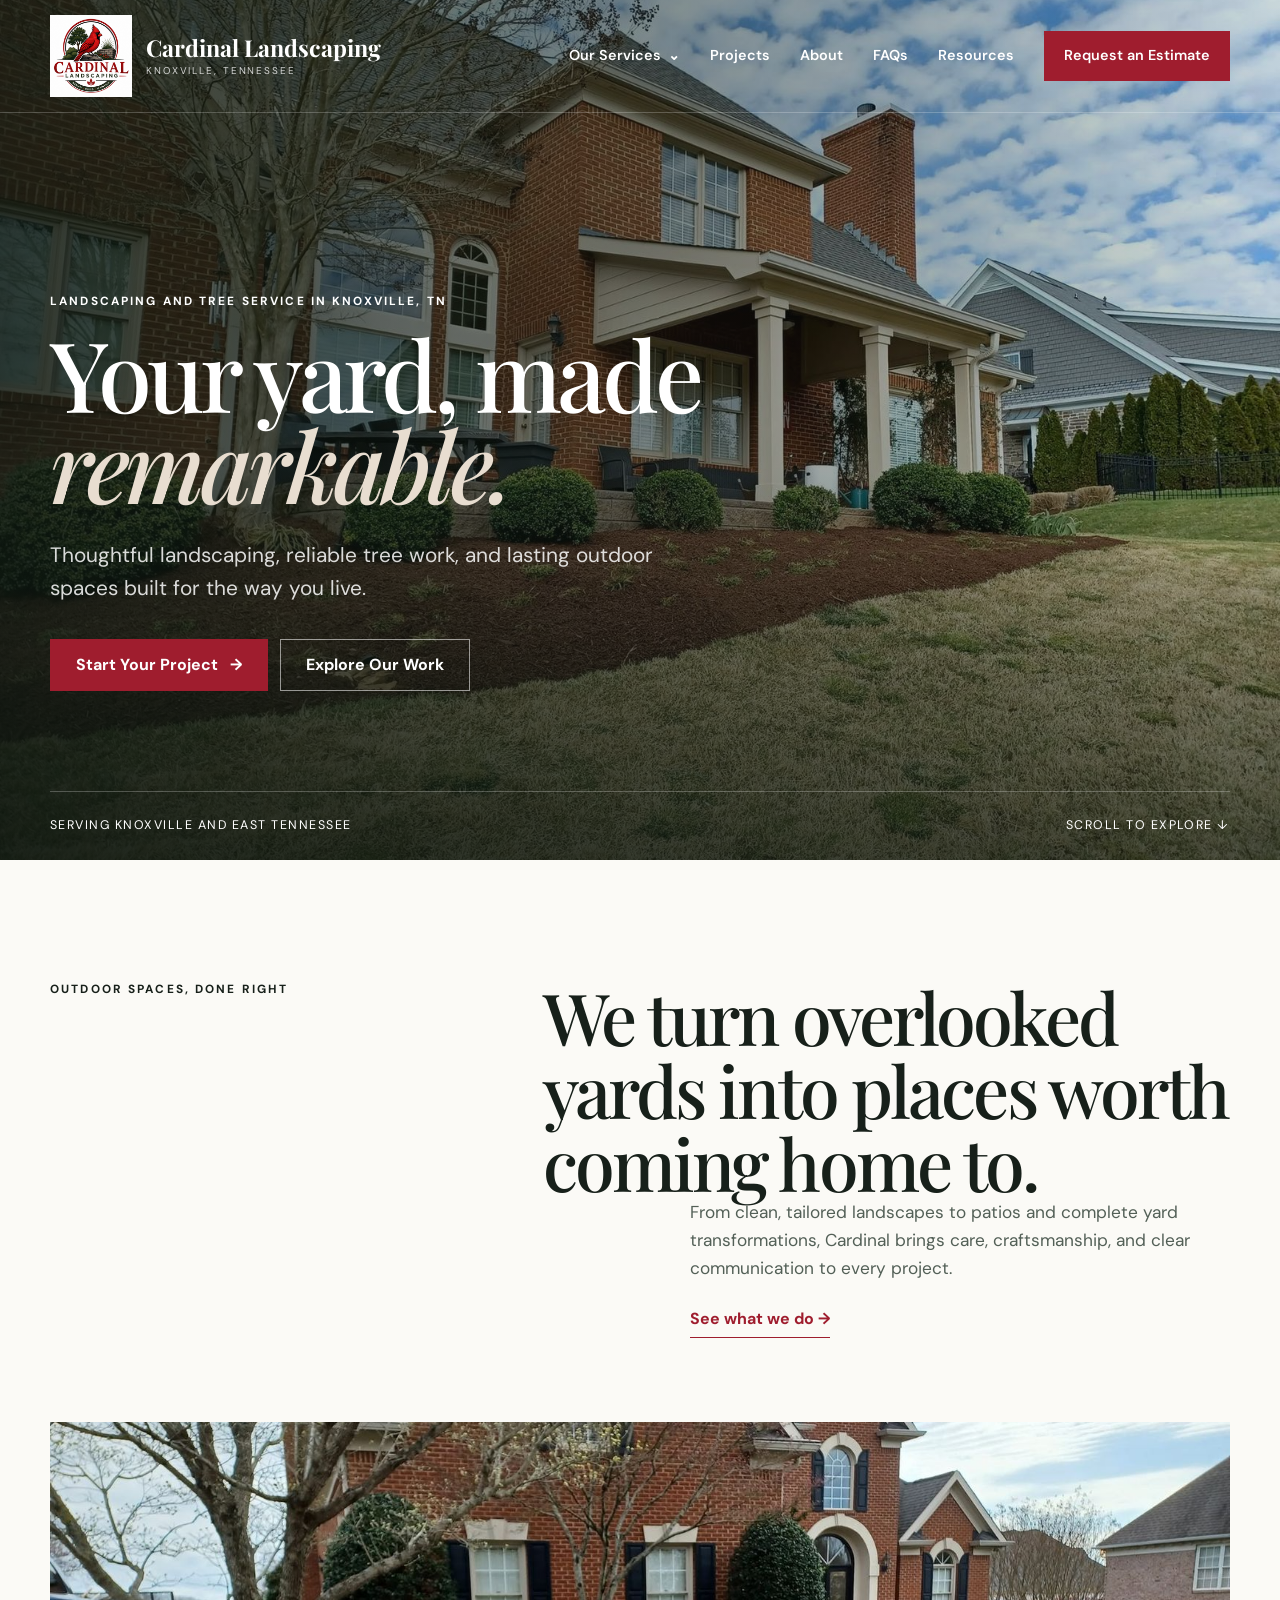
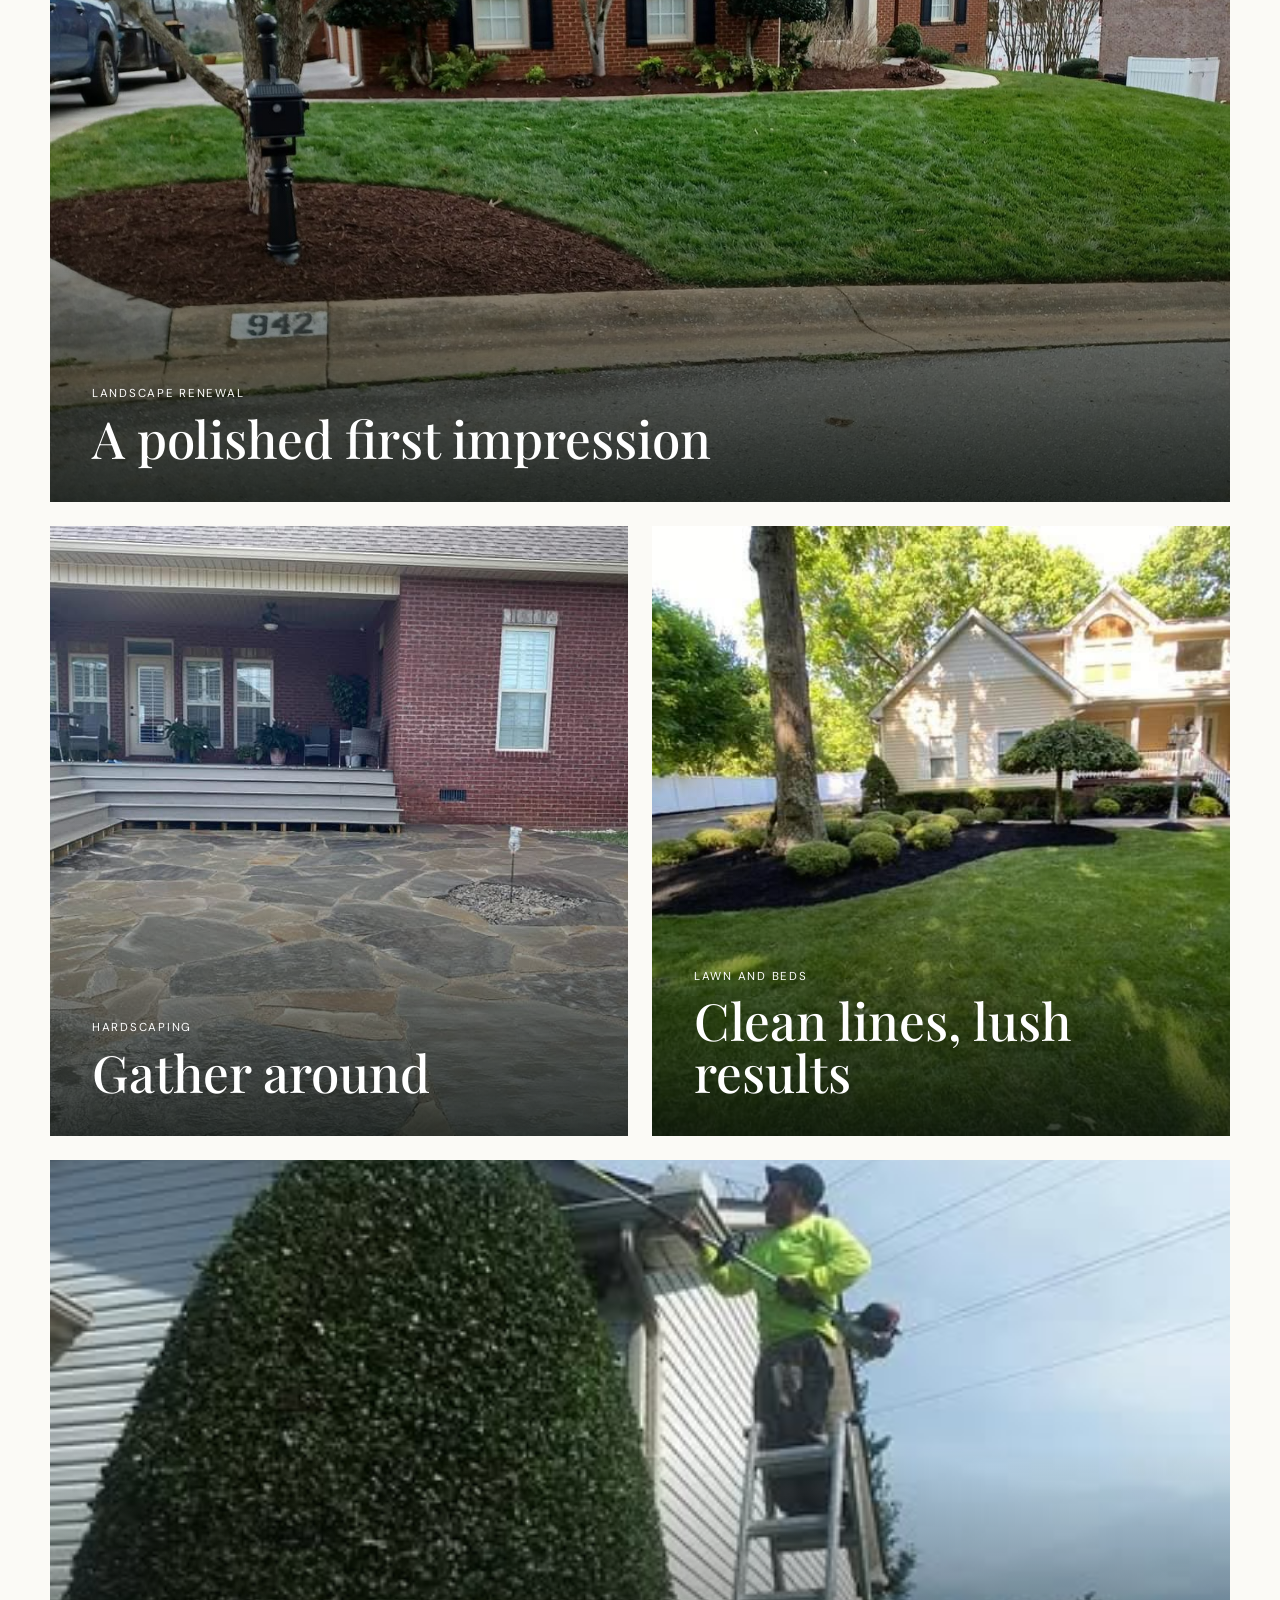
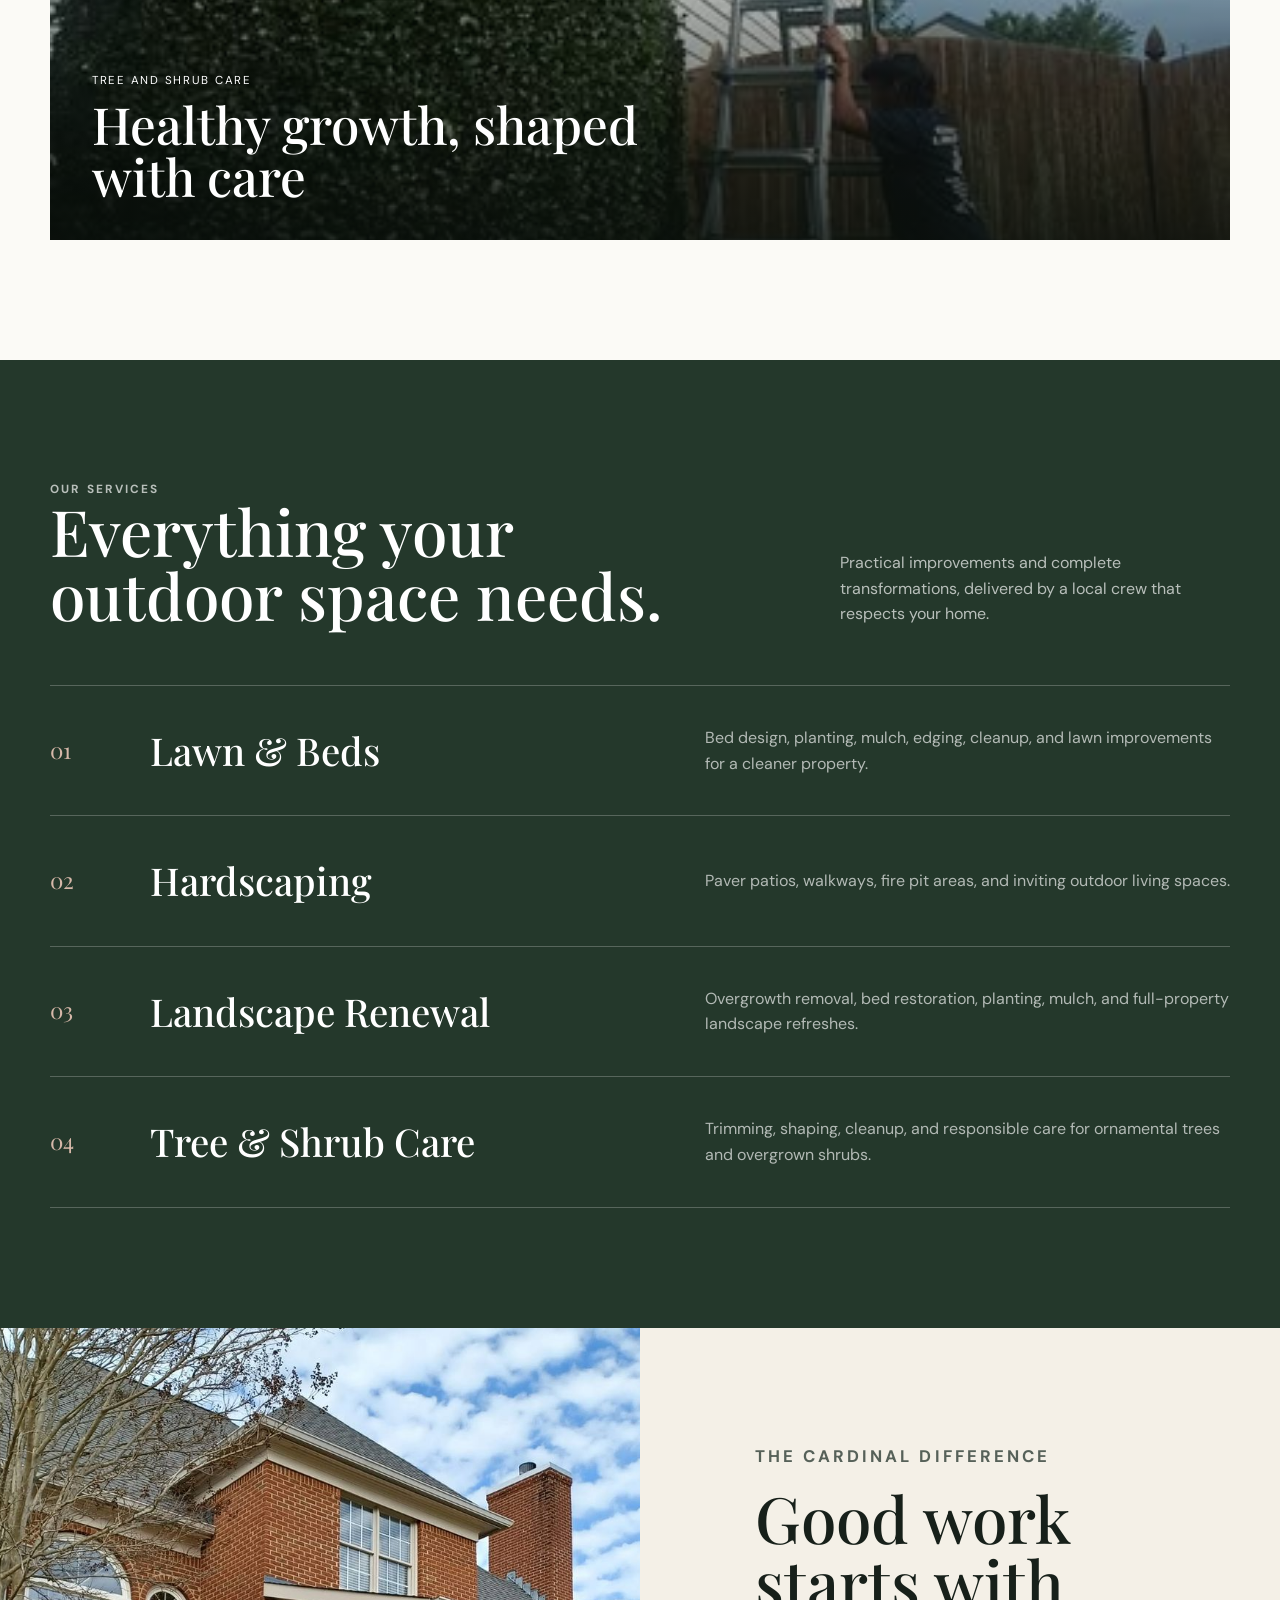
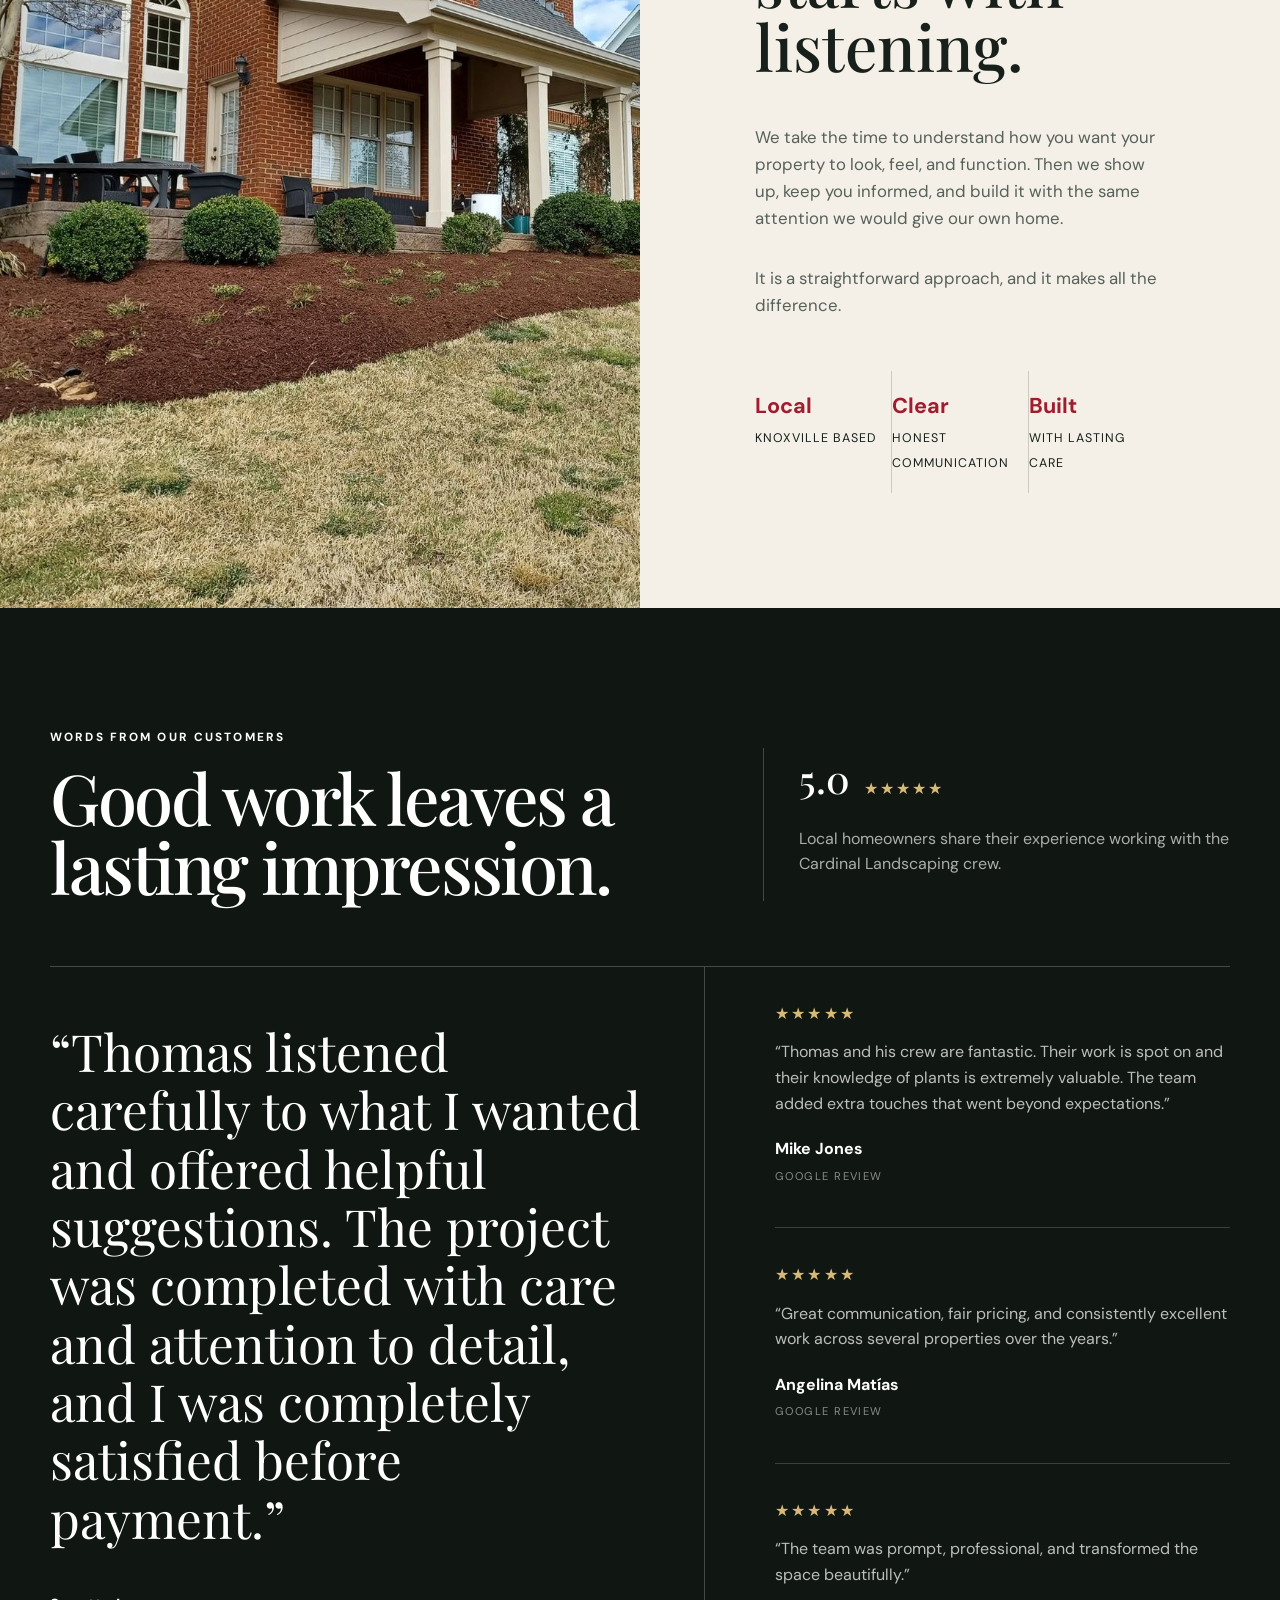
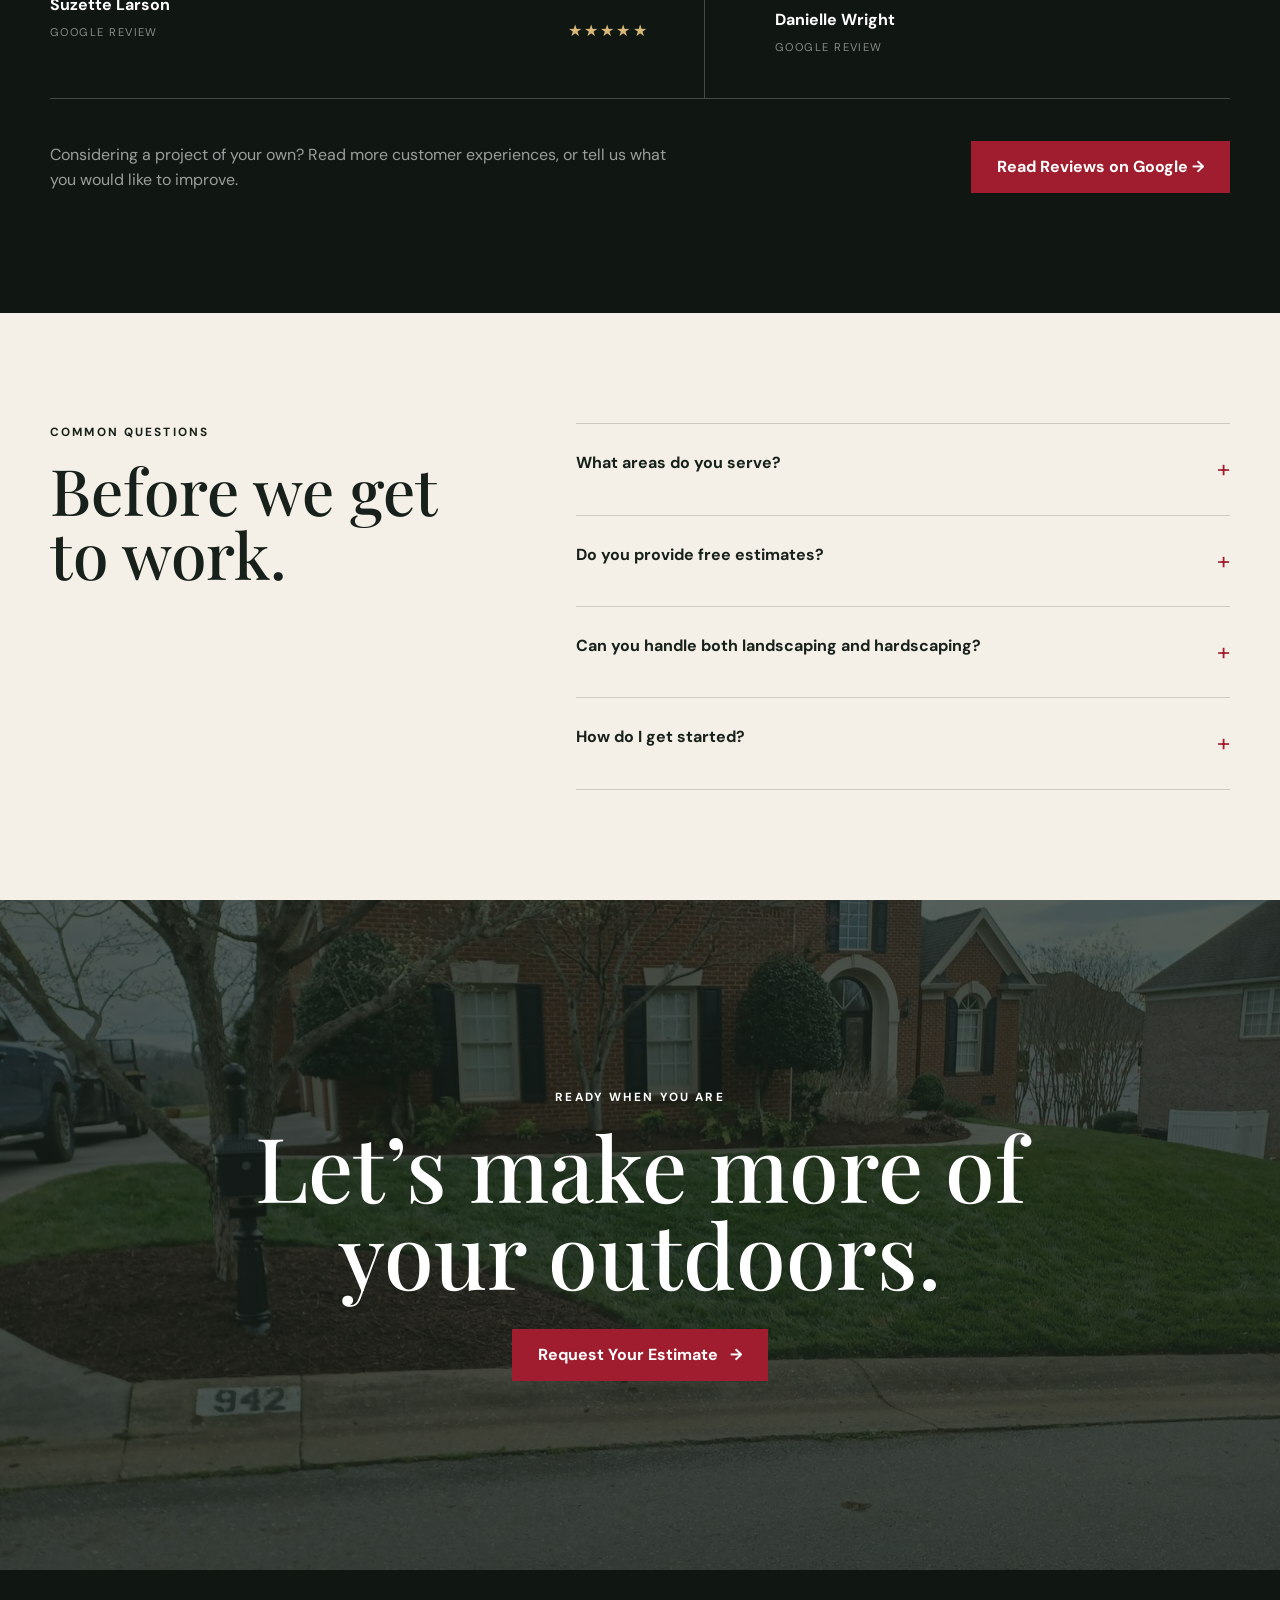
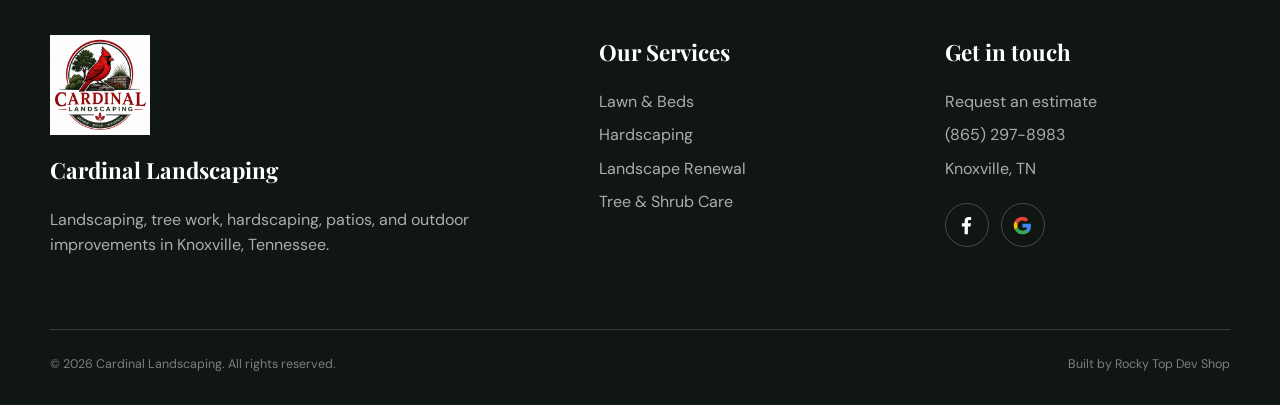
<file: index.html>
<!doctype html>
<html lang="en">
<head>
  <meta charset="utf-8">
  <meta name="viewport" content="width=device-width, initial-scale=1">
  <link rel="canonical" href="https://cardinaltreeserviceknox.com/">
  <title>Landscaping &amp; Tree Service Knoxville TN | Cardinal</title>
  <meta name="description" content="Cardinal Landscaping and Tree Service provides landscaping, tree service, tree removal, hardscaping and outdoor improvements in Knoxville, TN. Free estimates.">
  <meta property="og:type" content="website">
  <meta property="og:title" content="Cardinal Landscaping | Knoxville, TN">
  <meta property="og:description" content="Landscape renewal, lawn and beds, hardscaping, and tree and shrub care for Knoxville homeowners.">
  <meta property="og:url" content="https://cardinaltreeserviceknox.com/">
  <meta property="og:image" content="https://cardinaltreeserviceknox.com/images/project%20Images/485156194_23894635356803899_7988230476543092178_n.jpg">
  <link rel="preconnect" href="https://fonts.googleapis.com">
  <link rel="preconnect" href="https://fonts.gstatic.com" crossorigin>
  <link href="https://fonts.googleapis.com/css2?family=DM+Sans:wght@400;500;600;700&amp;family=Playfair+Display:ital,wght@0,500;0,600;1,500&amp;display=swap" rel="stylesheet">
  <style>
    :root { --ink:#17201a; --forest:#24382b; --cream:#f4f0e7; --paper:#fbfaf6; --red:#9f1d2e; --red-dark:#741321; --line:rgba(23,32,26,.18); }
    * { box-sizing:border-box; } html { scroll-behavior:smooth; } body { margin:0; color:var(--ink); background:var(--paper); font-family:"DM Sans",sans-serif; line-height:1.6; }
    img { display:block; width:100%; } a { color:inherit; } button,input,textarea { font:inherit; } .shell { width:min(1180px,calc(100% - 48px)); margin:0 auto; } .serif { font-family:"Playfair Display",serif; font-weight:500; }
    .eyebrow { margin:0 0 16px; font-size:.74rem; font-weight:700; letter-spacing:.18em; text-transform:uppercase; }
    .button { display:inline-flex; align-items:center; justify-content:center; gap:12px; min-height:52px; padding:0 25px; border:1px solid transparent; background:var(--red); color:#fff; text-decoration:none; font-weight:700; transition:.25s ease; }
    .button:hover { background:var(--red-dark); transform:translateY(-2px); } .button.outline { background:transparent; border-color:rgba(255,255,255,.55); } .button.outline:hover { background:#fff; color:var(--ink); }
    .site-header { position:absolute; inset:0 0 auto; z-index:10; color:#fff; border-bottom:1px solid rgba(255,255,255,.22); }
    .nav { min-height:112px; display:flex; align-items:center; justify-content:space-between; gap:28px; } .brand { display:flex; align-items:center; gap:14px; text-decoration:none; } .brand img { width:82px; height:82px; object-fit:contain; }
    .brand-name { display:grid; line-height:1.05; } .brand-name strong { font-family:"Playfair Display",serif; font-size:1.45rem; } .brand-name span { margin-top:6px; font-size:.62rem; letter-spacing:.19em; text-transform:uppercase; opacity:.8; }
    .nav-links { display:flex; align-items:center; gap:30px; } .nav-links a,.service-menu-button { text-decoration:none; font-size:.9rem; font-weight:600; } .nav-links>a:not(.nav-call):hover,.service-menu-button:hover { opacity:.7; }
    .nav-call { padding:13px 20px; background:var(--red); color:#fff; } .nav-call:hover { background:var(--red-dark); opacity:1; } .service-menu { position:relative; } .service-menu-button { padding:20px 0; border:0; color:inherit; background:transparent; cursor:pointer; } .service-menu-button::after { content:"⌄"; margin-left:7px; }
    .service-submenu { position:absolute; top:calc(100% - 8px); left:-22px; width:270px; padding:12px; visibility:hidden; opacity:0; transform:translateY(8px); background:#fff; color:var(--ink); box-shadow:0 18px 45px rgba(0,0,0,.2); transition:.2s ease; }
    .service-submenu a { display:block; padding:11px 12px; } .service-submenu a:hover { color:var(--red); background:var(--cream); } .service-menu:hover .service-submenu,.service-menu:focus-within .service-submenu,.service-menu.open .service-submenu { visibility:visible; opacity:1; transform:none; }
    .menu-toggle { display:none; border:0; background:transparent; color:#fff; font-size:1.8rem; cursor:pointer; }
    .hero { min-height:860px; display:grid; align-items:end; color:#fff; background:linear-gradient(90deg,rgba(13,22,16,.82) 0%,rgba(13,22,16,.47) 52%,rgba(13,22,16,.15) 100%),linear-gradient(0deg,rgba(13,22,16,.64),transparent 45%),url("images/project Images/485156194_23894635356803899_7988230476543092178_n.jpg") center 43%/cover; }
    .hero-content { max-width:850px; padding:220px 0 100px; } .hero h1 { margin:0; font-size:clamp(3.6rem,7.6vw,7rem); line-height:.94; letter-spacing:-.045em; } .hero h1 em { color:#e8ddd0; } .hero p.lead { max-width:630px; margin:28px 0 35px; font-size:clamp(1.05rem,2vw,1.3rem); color:rgba(255,255,255,.84); }
    .hero-actions { display:flex; flex-wrap:wrap; gap:12px; } .hero-foot { display:flex; justify-content:space-between; gap:24px; padding:24px 0; border-top:1px solid rgba(255,255,255,.24); font-size:.78rem; letter-spacing:.12em; text-transform:uppercase; }
    .intro { padding:120px 0 84px; background:var(--paper); } .intro-grid { display:grid; grid-template-columns:.75fr 1.25fr; gap:80px; align-items:start; } .intro h2 { max-width:760px; margin:0; font-size:clamp(2.8rem,5.6vw,5.4rem); line-height:1.02; letter-spacing:-.04em; } .intro-copy { max-width:540px; margin-left:auto; } .intro-copy p { margin:0 0 24px; font-size:1.08rem; color:#536057; } .text-link { display:inline-block; padding-bottom:5px; border-bottom:1px solid currentColor; color:var(--red); text-decoration:none; font-weight:700; }
    .projects { padding:0 0 120px; } .project-grid { display:grid; grid-template-columns:repeat(2,1fr); gap:24px; } .project-card { position:relative; min-height:610px; overflow:hidden; color:#fff; text-decoration:none; background:#222; } .project-card.wide { grid-column:1/-1; min-height:680px; } .project-card img { position:absolute; inset:0; height:100%; object-fit:cover; transition:transform .7s ease; } .project-card::after { content:""; position:absolute; inset:0; background:linear-gradient(0deg,rgba(10,16,12,.82),transparent 58%); } .project-card:hover img { transform:scale(1.035); } .project-info { position:absolute; z-index:1; inset:auto 42px 38px; } .project-info span { font-size:.72rem; letter-spacing:.15em; text-transform:uppercase; } .project-info h3 { max-width:620px; margin:8px 0 0; font-size:clamp(2.1rem,4vw,4rem); line-height:1; }
    .services { padding:120px 0; color:#fff; background:var(--forest); } .section-head { display:flex; justify-content:space-between; gap:40px; align-items:end; margin-bottom:58px; } .section-head h2 { max-width:700px; margin:0; font-size:clamp(2.9rem,5vw,5rem); line-height:1; } .section-head p { max-width:390px; margin:0; color:rgba(255,255,255,.68); } .service-list { border-top:1px solid rgba(255,255,255,.23); } .service { display:grid; grid-template-columns:70px 1fr 1fr; gap:30px; align-items:center; padding:34px 0; border-bottom:1px solid rgba(255,255,255,.23); } .service-number { color:#d6b8a9; font-family:"Playfair Display",serif; font-size:1.4rem; } .service h3 { margin:0; font-family:"Playfair Display",serif; font-size:clamp(1.7rem,3vw,2.6rem); font-weight:500; } .service h3 a { text-decoration:none; } .service h3 a:hover { color:#e2c1b2; } .service p { margin:0; color:rgba(255,255,255,.65); }
    .story { display:grid; grid-template-columns:1fr 1fr; min-height:760px; background:var(--cream); } .story-image img { height:100%; object-fit:cover; } .story-copy { display:flex; flex-direction:column; justify-content:center; padding:clamp(60px,9vw,130px); } .story-copy h2 { margin:0 0 30px; font-size:clamp(2.8rem,5vw,5rem); line-height:1; } .story-copy p { color:#566159; font-size:1.05rem; } .promise { display:grid; grid-template-columns:repeat(3,1fr); gap:1px; margin-top:35px; background:var(--line); } .promise div { padding:18px 10px 18px 0; background:var(--cream); } .promise strong { display:block; font-size:1.35rem; color:var(--red); } .promise span { font-size:.78rem; text-transform:uppercase; letter-spacing:.08em; }
    .reviews { padding:120px 0; color:#fff; background:#101712; } .reviews-head { display:grid; grid-template-columns:1.15fr .85fr; gap:80px; align-items:end; margin-bottom:65px; } .reviews-head h2 { max-width:720px; margin:0; font-size:clamp(3rem,5.5vw,5.5rem); line-height:.98; letter-spacing:-.035em; } .reviews-summary { padding-left:35px; border-left:1px solid rgba(255,255,255,.22); } .reviews-summary p { margin:16px 0 24px; color:rgba(255,255,255,.65); } .google-rating { display:flex; align-items:baseline; gap:14px; } .google-rating strong { font-family:"Playfair Display",serif; font-size:2.4rem; font-weight:500; } .review-stars { color:#d9b978; letter-spacing:.14em; } .reviews-grid { display:grid; grid-template-columns:1.18fr .82fr; gap:70px; border-top:1px solid rgba(255,255,255,.22); border-bottom:1px solid rgba(255,255,255,.22); } .featured-review { display:flex; flex-direction:column; justify-content:space-between; min-height:520px; padding:55px 55px 55px 0; border-right:1px solid rgba(255,255,255,.22); } .featured-review blockquote { margin:0; font-family:"Playfair Display",serif; font-size:clamp(2.25rem,4vw,4rem); line-height:1.14; } .review-source { display:flex; justify-content:space-between; gap:20px; align-items:end; margin-top:45px; } .review-author strong { display:block; font-size:1rem; } .review-author span { color:rgba(255,255,255,.5); font-size:.7rem; letter-spacing:.13em; text-transform:uppercase; } .supporting-reviews { display:grid; } .supporting-review { padding:34px 0; border-bottom:1px solid rgba(255,255,255,.18); } .supporting-review:last-child { border-bottom:0; } .supporting-review p { margin:13px 0 20px; color:rgba(255,255,255,.72); font-size:1rem; } .supporting-review .review-source { margin-top:0; } .reviews-action { display:flex; justify-content:space-between; gap:30px; align-items:center; padding-top:42px; } .reviews-action p { max-width:620px; margin:0; color:rgba(255,255,255,.58); } .reviews-action .button { flex-shrink:0; }
    .faq { padding:110px 0; background:var(--cream); } .faq-grid { display:grid; grid-template-columns:.8fr 1.2fr; gap:90px; } .faq h2 { margin:0; font-size:clamp(3rem,5vw,5rem); line-height:1; } details { border-top:1px solid var(--line); } details:last-child { border-bottom:1px solid var(--line); } summary { display:flex; justify-content:space-between; gap:20px; padding:26px 0; cursor:pointer; list-style:none; font-weight:700; } summary::-webkit-details-marker { display:none; } summary::after { content:"+"; color:var(--red); font-size:1.5rem; font-weight:400; } details[open] summary::after { content:"−"; } details p { margin:-8px 50px 28px 0; color:#59635b; }
    .cta { position:relative; min-height:670px; display:grid; place-items:center; color:#fff; text-align:center; background:linear-gradient(rgba(23,32,26,.72),rgba(23,32,26,.78)),url("images/project Images/cardJob1_3.jpg") center 54%/cover; } .cta-inner { max-width:880px; padding:100px 24px; } .cta h2 { margin:0 0 32px; font-size:clamp(3.2rem,7vw,6.5rem); line-height:.97; }
    footer { padding:65px 0 30px; color:#fff; background:#101712; } .footer-grid { display:grid; grid-template-columns:1.2fr .7fr .7fr; gap:60px; padding-bottom:55px; } .footer-logo { display:block; width:100px; height:auto; margin-bottom:18px; } footer h3 { margin:0 0 18px; font-family:"Playfair Display",serif; font-size:1.4rem; } footer p,footer a { color:rgba(255,255,255,.65); } footer a { display:block; margin:8px 0; text-decoration:none; } footer a:hover { color:#fff; } .footer-socials { display:flex; gap:12px; margin-top:22px; } footer .social-link { display:inline-flex; align-items:center; justify-content:center; width:44px; height:44px; margin:0; border:1px solid rgba(255,255,255,.22); border-radius:50%; color:#fff; transition:.2s ease; } footer .social-link:hover { border-color:#fff; background:rgba(255,255,255,.08); transform:translateY(-2px); } .social-link svg { width:21px; height:21px; } .copyright { display:flex; justify-content:space-between; gap:20px; padding-top:25px; border-top:1px solid rgba(255,255,255,.16); color:rgba(255,255,255,.45); font-size:.78rem; } .copyright a { display:inline; margin:0; color:inherit; text-decoration:none; }
    @media(max-width:900px){.nav{min-height:90px}.brand img{width:62px;height:62px}.nav-links{display:none;position:absolute;top:90px;left:0;right:0;padding:24px;background:var(--ink);flex-direction:column;align-items:stretch}.nav-links.open{display:flex}.menu-toggle{display:block}.service-menu-button{width:100%;padding:10px 0;text-align:left}.service-submenu{position:static;display:none;width:100%;visibility:visible;opacity:1;transform:none;box-shadow:none;margin-top:4px}.service-menu.open .service-submenu{display:block}.hero{min-height:760px}.intro-grid,.faq-grid,.reviews-head{grid-template-columns:1fr;gap:35px}.intro-copy{margin:0}.project-card,.project-card.wide{min-height:520px}.section-head{display:block}.section-head p{margin-top:25px}.service{grid-template-columns:45px 1fr}.service p{grid-column:2}.story{grid-template-columns:1fr}.story-image{height:520px}.reviews-summary{padding:28px 0 0;border-top:1px solid rgba(255,255,255,.22);border-left:0}.reviews-grid{grid-template-columns:1fr;gap:0}.featured-review{min-height:auto;padding:50px 0;border-right:0;border-bottom:1px solid rgba(255,255,255,.22)}.footer-grid{grid-template-columns:1fr 1fr}}
    @media(max-width:640px){.shell{width:min(100% - 30px,1180px)}.brand-name span{display:none}.brand-name strong{font-size:1.12rem}.hero{min-height:700px}.hero-content{padding:170px 0 60px}.hero h1{font-size:clamp(3rem,15vw,4.5rem)}.hero-foot{flex-direction:column;gap:8px}.intro,.services,.reviews,.faq{padding:80px 0}.project-grid{grid-template-columns:1fr}.project-card.wide{grid-column:auto}.project-card,.project-card.wide{min-height:470px}.project-info{inset:auto 24px 24px}.service{grid-template-columns:36px 1fr;gap:14px}.story-image{height:390px}.story-copy{padding:70px 24px}.promise{grid-template-columns:1fr;background:transparent}.featured-review blockquote{font-size:2rem}.review-source,.reviews-action{align-items:flex-start;flex-direction:column}.reviews-action .button{width:100%}.footer-grid{grid-template-columns:1fr;gap:35px}.copyright{flex-direction:column}}
  </style>
  <script type="application/ld+json">
    {"@context":"https://schema.org","@type":"LandscapingBusiness","@id":"https://cardinaltreeserviceknox.com/#business","name":"Cardinal Landscaping and Tree Service","url":"https://cardinaltreeserviceknox.com/","logo":"https://cardinaltreeserviceknox.com/images/cardinal_logo.png","image":"https://cardinaltreeserviceknox.com/images/project%20Images/485156194_23894635356803899_7988230476543092178_n.jpg","telephone":"+1-865-297-8983","areaServed":[{"@type":"City","name":"Knoxville"},{"@type":"AdministrativeArea","name":"East Tennessee"}],"sameAs":["https://www.facebook.com/cardinallandscapingtn"],"hasOfferCatalog":{"@type":"OfferCatalog","name":"Cardinal Landscaping Services","itemListElement":[{"@type":"Offer","itemOffered":{"@id":"https://cardinaltreeserviceknox.com/lawn-and-beds.html#service"}},{"@type":"Offer","itemOffered":{"@id":"https://cardinaltreeserviceknox.com/hardscaping.html#service"}},{"@type":"Offer","itemOffered":{"@id":"https://cardinaltreeserviceknox.com/landscape-renewal.html#service"}},{"@type":"Offer","itemOffered":{"@id":"https://cardinaltreeserviceknox.com/tree-and-shrub-care.html#service"}}]}}
  </script>
  <script type="application/ld+json">
    {"@context":"https://schema.org","@type":"FAQPage","mainEntity":[{"@type":"Question","name":"What areas do you serve?","acceptedAnswer":{"@type":"Answer","text":"We serve Knoxville and surrounding communities throughout East Tennessee. Call us with your address and we will quickly confirm availability."}},{"@type":"Question","name":"Do you provide free estimates?","acceptedAnswer":{"@type":"Answer","text":"Yes. We will discuss your goals, take a look at the property, and provide a clear estimate before work begins."}},{"@type":"Question","name":"Can you handle both landscaping and hardscaping?","acceptedAnswer":{"@type":"Answer","text":"Yes. Our work ranges from planting, beds, cleanup, and tree care to patios, walkways, fire pits, and broader outdoor transformations."}},{"@type":"Question","name":"How do I get started?","acceptedAnswer":{"@type":"Answer","text":"Call Cardinal at (865) 297-8983. Tell us what you have in mind and we will arrange the next step."}}]}
  </script>
</head>
<body>
  <header class="site-header"><div class="shell nav"><a class="brand" href="#home" aria-label="Cardinal Landscaping home"><img width="320" height="320" src="images/cardinal_logo.png" alt="Cardinal Landscaping logo"><span class="brand-name"><strong>Cardinal Landscaping</strong><span>Knoxville, Tennessee</span></span></a><button class="menu-toggle" type="button" aria-label="Open navigation" aria-expanded="false">☰</button><nav class="nav-links" aria-label="Main navigation"><div class="service-menu"><button class="service-menu-button" type="button" aria-expanded="false">Our Services</button><div class="service-submenu"><a href="lawn-and-beds.html">Lawn &amp; Beds</a><a href="hardscaping.html">Hardscaping</a><a href="landscape-renewal.html">Landscape Renewal</a><a href="tree-and-shrub-care.html">Tree &amp; Shrub Care</a><a href="landscaping-knoxville-tn.html">Landscaping Knoxville</a><a href="tree-service-knoxville-tn.html">Tree Service Knoxville</a><a href="tree-removal-knoxville-tn.html">Tree Removal Knoxville</a></div></div><a href="#projects">Projects</a><a href="#about">About</a><a href="#faq">FAQs</a><a class="nav-call" href="contact.html">Request an Estimate</a></nav></div></header>
  <main>
    <section class="hero" id="home"><div class="shell"><div class="hero-content"><p class="eyebrow">Landscaping and tree service in Knoxville, TN</p><h1 class="serif">Your yard, made <em>remarkable.</em></h1><p class="lead">Thoughtful landscaping, reliable tree work, and lasting outdoor spaces built for the way you live.</p><div class="hero-actions"><a class="button" href="contact.html">Start Your Project <span>→</span></a><a class="button outline" href="#projects">Explore Our Work</a></div></div><div class="hero-foot"><span>Serving Knoxville and East Tennessee</span><span>Scroll to explore ↓</span></div></div></section>
    <section class="intro"><div class="shell intro-grid"><p class="eyebrow">Outdoor spaces, done right</p><div><h2 class="serif">We turn overlooked yards into places worth coming home to.</h2><div class="intro-copy"><p>From clean, tailored landscapes to patios and complete yard transformations, Cardinal brings care, craftsmanship, and clear communication to every project.</p><a class="text-link" href="#services">See what we do →</a></div></div></div></section>
    <section class="projects" id="projects" aria-label="Featured projects"><div class="shell project-grid"><a class="project-card wide" href="landscape-renewal.html"><img width="1600" height="1200" src="images/project Images/cardJob1_3.jpg" alt="Fresh lawn and landscaped beds surrounding a brick home"><div class="project-info"><span>Landscape renewal</span><h3 class="serif">A polished first impression</h3></div></a><a class="project-card" href="hardscaping.html"><img width="960" height="720" src="images/project Images/hardscape_new.jpg" alt="Flagstone hardscape patio beside a brick home"><div class="project-info"><span>Hardscaping</span><h3 class="serif">Gather around</h3></div></a><a class="project-card" href="lawn-and-beds.html"><img width="720" height="540" src="images/project Images/cardJob2_1.jpg" alt="Manicured green lawn and garden beds"><div class="project-info"><span>Lawn and beds</span><h3 class="serif">Clean lines, lush results</h3></div></a><a class="project-card wide" href="tree-and-shrub-care.html"><img width="414" height="414" src="images/project Images/cardJob5_1.jpg" alt="Cardinal Landscaping crew trimming a tall shrub beside a Knoxville home"><div class="project-info"><span>Tree and shrub care</span><h3 class="serif">Healthy growth, shaped with care</h3></div></a></div></section>
    <section class="services" id="services"><div class="shell"><div class="section-head"><div><p class="eyebrow">Our services</p><h2 class="serif">Everything your outdoor space needs.</h2></div><p>Practical improvements and complete transformations, delivered by a local crew that respects your home.</p></div><div class="service-list"><article class="service"><span class="service-number">01</span><h3><a href="lawn-and-beds.html">Lawn &amp; Beds</a></h3><p>Bed design, planting, mulch, edging, cleanup, and lawn improvements for a cleaner property.</p></article><article class="service"><span class="service-number">02</span><h3><a href="hardscaping.html">Hardscaping</a></h3><p>Paver patios, walkways, fire pit areas, and inviting outdoor living spaces.</p></article><article class="service"><span class="service-number">03</span><h3><a href="landscape-renewal.html">Landscape Renewal</a></h3><p>Overgrowth removal, bed restoration, planting, mulch, and full-property landscape refreshes.</p></article><article class="service"><span class="service-number">04</span><h3><a href="tree-and-shrub-care.html">Tree &amp; Shrub Care</a></h3><p>Trimming, shaping, cleanup, and responsible care for ornamental trees and overgrown shrubs.</p></article></div></div></section>
    <section class="story" id="about"><div class="story-image"><img width="1600" height="1200" src="images/project Images/485156194_23894635356803899_7988230476543092178_n.jpg" alt="Finished landscaping around a Knoxville home"></div><div class="story-copy"><p class="eyebrow">The Cardinal difference</p><h2 class="serif">Good work starts with listening.</h2><p>We take the time to understand how you want your property to look, feel, and function. Then we show up, keep you informed, and build it with the same attention we would give our own home.</p><p>It is a straightforward approach, and it makes all the difference.</p><div class="promise"><div><strong>Local</strong><span>Knoxville based</span></div><div><strong>Clear</strong><span>Honest communication</span></div><div><strong>Built</strong><span>With lasting care</span></div></div></div></section>
    <section id="reviews" class="reviews"><div class="shell"><div class="reviews-head"><div><p class="eyebrow">Words from our customers</p><h2 class="serif">Good work leaves a lasting impression.</h2></div><div class="reviews-summary"><div class="google-rating"><strong>5.0</strong><span class="review-stars" aria-label="5 out of 5 stars">★★★★★</span></div><p>Local homeowners share their experience working with the Cardinal Landscaping crew.</p></div></div><div class="reviews-grid"><article class="featured-review"><blockquote>“Thomas listened carefully to what I wanted and offered helpful suggestions. The project was completed with care and attention to detail, and I was completely satisfied before payment.”</blockquote><div class="review-source"><div class="review-author"><strong>Suzette Larson</strong><span>Google review</span></div><span class="review-stars" aria-label="5 out of 5 stars">★★★★★</span></div></article><div class="supporting-reviews"><article class="supporting-review"><span class="review-stars" aria-label="5 out of 5 stars">★★★★★</span><p>“Thomas and his crew are fantastic. Their work is spot on and their knowledge of plants is extremely valuable. The team added extra touches that went beyond expectations.”</p><div class="review-author"><strong>Mike Jones</strong><span>Google review</span></div></article><article class="supporting-review"><span class="review-stars" aria-label="5 out of 5 stars">★★★★★</span><p>“Great communication, fair pricing, and consistently excellent work across several properties over the years.”</p><div class="review-author"><strong>Angelina Matías</strong><span>Google review</span></div></article><article class="supporting-review"><span class="review-stars" aria-label="5 out of 5 stars">★★★★★</span><p>“The team was prompt, professional, and transformed the space beautifully.”</p><div class="review-author"><strong>Danielle Wright</strong><span>Google review</span></div></article></div></div><div class="reviews-action"><p>Considering a project of your own? Read more customer experiences, or tell us what you would like to improve.</p><a class="button" href="https://www.google.com/search?sca_esv=bcc915fd4b92abab&amp;sxsrf=ANbL-n54eHVWfP9sGRJ-cE6kNIElUN84Mg:1781014894088&amp;si=AL3DRZEsmMGCryMMFSHJ3StBhOdZ2-6yYkXd_doETEE1OR-qOSgO477o3-Ii9t0udDNcyqRlBuNOlYjus_pP6kYAhG7g-C-F0Edssv0-85lbDfbsb1hWvuiUj96qMONciXMpHEipxSlQDZQsmqDf30_pClcH-70ucwwAP6_iLDpsKK8_2jspi-0%3D&amp;q=Cardinal+Landscaping+and+Tree+Service+Reviews&amp;sa=X&amp;ved=2ahUKEwjp-ufArfqUAxVp4MkDHUTMCWUQ0bkNegQIOhAF&amp;biw=1889&amp;bih=934&amp;dpr=1" target="_blank" rel="noopener">Read Reviews on Google →</a></div></div></section>
    <section class="faq" id="faq"><div class="shell faq-grid"><div><p class="eyebrow">Common questions</p><h2 class="serif">Before we get to work.</h2></div><div><details><summary>What areas do you serve?</summary><p>We serve Knoxville and surrounding communities throughout East Tennessee. Call us with your address and we will quickly confirm availability.</p></details><details><summary>Do you provide free estimates?</summary><p>Yes. We will discuss your goals, take a look at the property, and provide a clear estimate before work begins.</p></details><details><summary>Can you handle both landscaping and hardscaping?</summary><p>Yes. Our work ranges from planting, beds, cleanup, and tree care to patios, walkways, fire pits, and broader outdoor transformations.</p></details><details><summary>How do I get started?</summary><p>Call Cardinal at (865) 297-8983. Tell us what you have in mind and we will arrange the next step.</p></details></div></div></section>
    <section class="cta" id="contact"><div class="cta-inner"><p class="eyebrow">Ready when you are</p><h2 class="serif">Let’s make more of your outdoors.</h2><a class="button" href="contact.html">Request Your Estimate <span>→</span></a></div></section>
  </main>
  <footer><div class="shell"><div class="footer-grid"><div><img width="320" height="320" class="footer-logo" loading="lazy" src="images/cardinal_logo.png" alt=""><h3>Cardinal Landscaping</h3><p>Landscaping, tree work, hardscaping, patios, and outdoor improvements in Knoxville, Tennessee.</p></div><div><h3>Our Services</h3><a href="lawn-and-beds.html">Lawn &amp; Beds</a><a href="hardscaping.html">Hardscaping</a><a href="landscape-renewal.html">Landscape Renewal</a><a href="tree-and-shrub-care.html">Tree &amp; Shrub Care</a></div><div><h3>Get in touch</h3><a href="contact.html">Request an estimate</a><a href="tel:+18652978983">(865) 297-8983</a><a href="https://www.google.com/maps/search/knoxville" target="_blank" rel="noopener">Knoxville, TN</a><div class="footer-socials" aria-label="Cardinal Landscaping social links"><a class="social-link" href="https://www.facebook.com/cardinallandscapingtn" target="_blank" rel="noopener" aria-label="Visit Cardinal Landscaping on Facebook"><svg viewBox="0 0 24 24" aria-hidden="true"><path fill="currentColor" d="M13.6 22v-9h3l.5-3.5h-3.5V7.3c0-1 .3-1.7 1.8-1.7h1.9V2.5c-.3 0-1.5-.1-2.8-.1-2.8 0-4.7 1.7-4.7 4.8v2.3H6.7V13h3.1v9h3.8Z"/></svg></a><a class="social-link" href="https://www.google.com/search?sca_esv=bcc915fd4b92abab&amp;sxsrf=ANbL-n54eHVWfP9sGRJ-cE6kNIElUN84Mg:1781014894088&amp;si=AL3DRZEsmMGCryMMFSHJ3StBhOdZ2-6yYkXd_doETEE1OR-qOSgO477o3-Ii9t0udDNcyqRlBuNOlYjus_pP6kYAhG7g-C-F0Edssv0-85lbDfbsb1hWvuiUj96qMONciXMpHEipxSlQDZQsmqDf30_pClcH-70ucwwAP6_iLDpsKK8_2jspi-0%3D&amp;q=Cardinal+Landscaping+and+Tree+Service+Reviews&amp;sa=X&amp;ved=2ahUKEwjp-ufArfqUAxVp4MkDHUTMCWUQ0bkNegQIOhAF&amp;biw=1889&amp;bih=934&amp;dpr=1" target="_blank" rel="noopener" aria-label="Read Cardinal Landscaping reviews on Google"><svg viewBox="0 0 24 24" aria-hidden="true"><path fill="#4285F4" d="M21.6 12.2c0-.7-.1-1.5-.2-2.2H12v4.3h5.4a4.6 4.6 0 0 1-2 3v2.8h3.3c1.9-1.8 2.9-4.4 2.9-7.9Z"/><path fill="#34A853" d="M12 22c2.7 0 5-.9 6.7-2.4l-3.3-2.8c-.9.6-2.1 1-3.4 1a5.9 5.9 0 0 1-5.5-4.1H3.1v2.9A10 10 0 0 0 12 22Z"/><path fill="#FBBC05" d="M6.5 13.7A6 6 0 0 1 6.2 12c0-.6.1-1.2.3-1.7V7.4H3.1A10 10 0 0 0 2 12c0 1.6.4 3.2 1.1 4.6l3.4-2.9Z"/><path fill="#EA4335" d="M12 6.2c1.5 0 2.8.5 3.8 1.5l2.9-2.9A9.7 9.7 0 0 0 12 2a10 10 0 0 0-8.9 5.4l3.4 2.9A5.9 5.9 0 0 1 12 6.2Z"/></svg></a></div></div></div><div class="copyright"><span>© <span id="year"></span> Cardinal Landscaping. All rights reserved.</span><span><a href="https://rockytopdevshop.com/" target="_blank" rel="noopener">Built by Rocky Top Dev Shop</a></span></div></div></footer>
  <script src="site.js"></script>
</body>
</html>
</file>
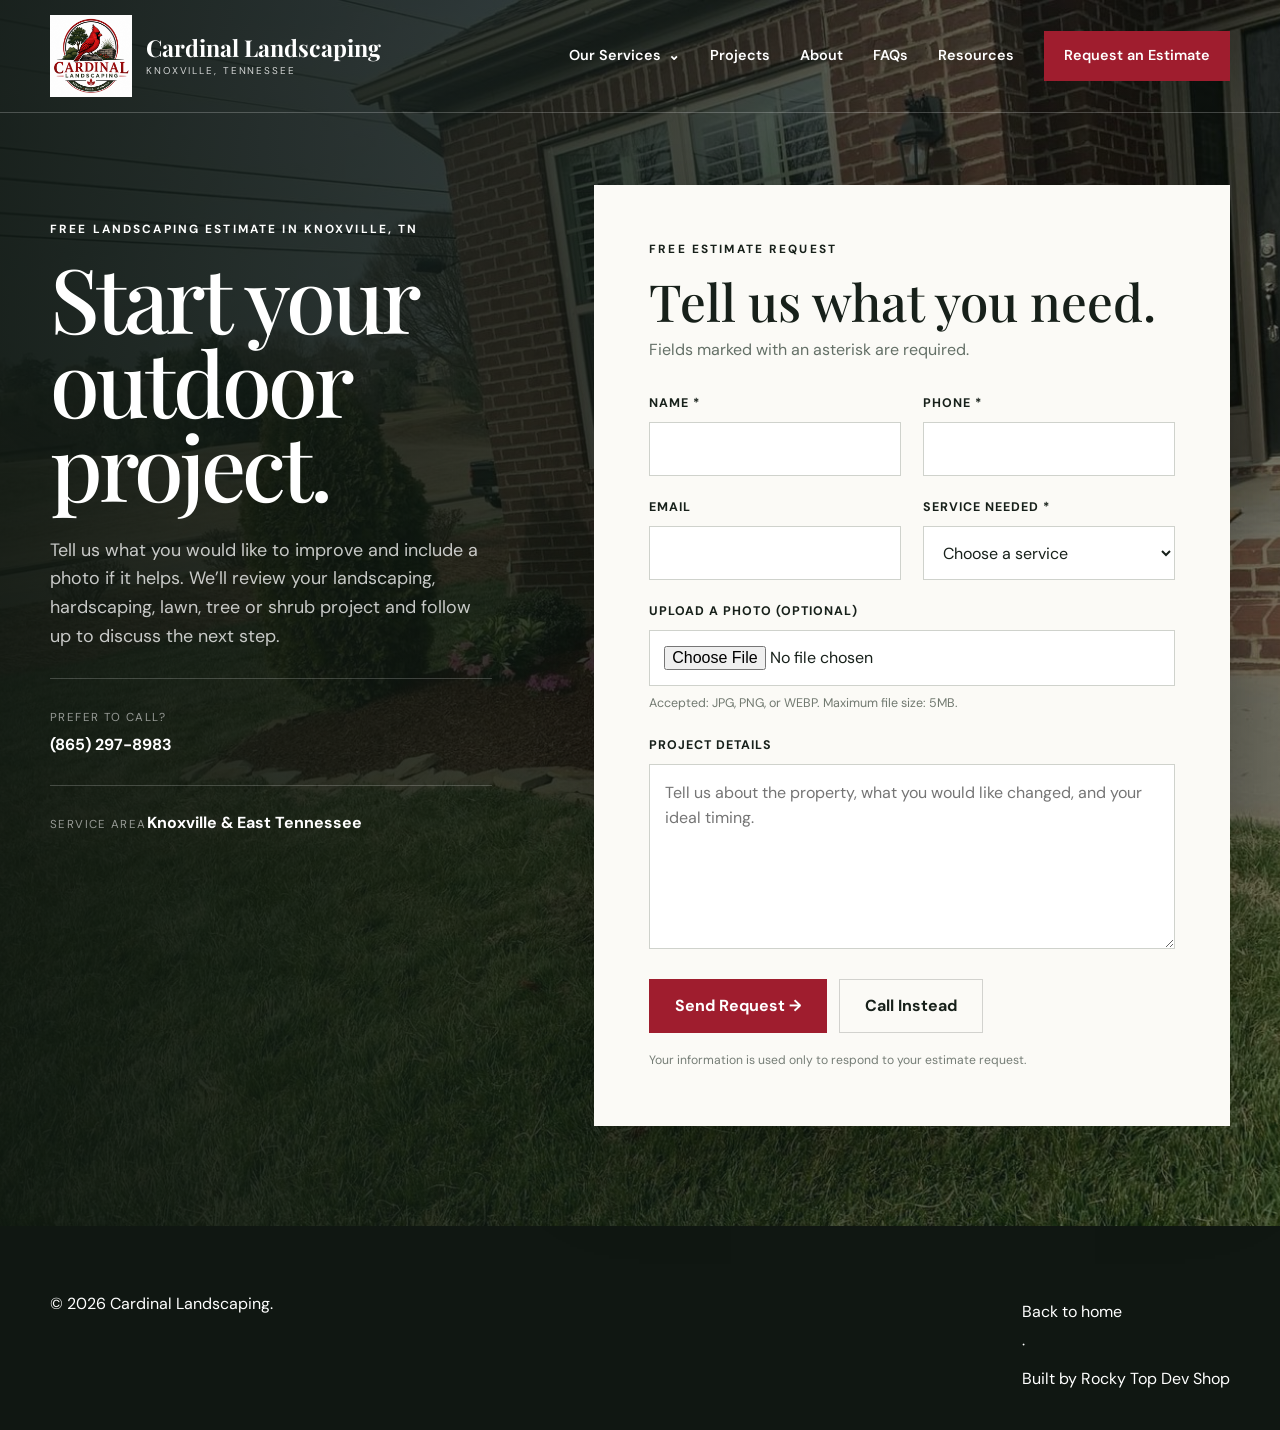
<file: contact.html>
<!doctype html><html lang="en"><head><!-- Google tag (gtag.js) --><script async src="https://www.googletagmanager.com/gtag/js?id=AW-18376798236"></script><script>window.dataLayer=window.dataLayer||[];function gtag(){dataLayer.push(arguments);}gtag('js',new Date());gtag('config','AW-18376798236');</script><meta charset="utf-8"><meta name="viewport" content="width=device-width, initial-scale=1"><title>Free Landscaping Estimate Knoxville TN | Cardinal</title><meta name="description" content="Request a free landscaping estimate in Knoxville, TN from Cardinal Landscaping for landscape beds, hardscaping, yard cleanup, tree or shrub care."><link rel="canonical" href="https://cardinaltreeserviceknox.com/contact.html"><meta name="robots" content="index,follow"><meta property="og:type" content="website"><meta property="og:site_name" content="Cardinal Landscaping"><meta property="og:title" content="Request a Free Landscaping Estimate | Knoxville, TN"><meta property="og:description" content="Tell Cardinal Landscaping about your Knoxville outdoor project and request a free estimate."><meta property="og:url" content="https://cardinaltreeserviceknox.com/contact.html"><meta property="og:image" content="https://cardinaltreeserviceknox.com/images/project%20Images/cardJob1_4.jpg"><link rel="preconnect" href="https://fonts.googleapis.com"><link rel="preconnect" href="https://fonts.gstatic.com" crossorigin><link href="https://fonts.googleapis.com/css2?family=DM+Sans:wght@400;500;600;700&amp;family=Playfair+Display:wght@500;600&amp;display=swap" rel="stylesheet"><link rel="stylesheet" href="contact.css"><script type="application/ld+json">{"@context":"https://schema.org","@type":"ContactPage","name":"Request a Free Landscaping Estimate in Knoxville, TN","url":"https://cardinaltreeserviceknox.com/contact.html","mainEntity":{"@id":"https://cardinaltreeserviceknox.com/#business"}}</script></head><body><header class="site-header"><div class="shell nav"><a class="brand" href="index.html" aria-label="Cardinal Landscaping home"><img width="320" height="320" src="images/cardinal_logo.png" alt="Cardinal Landscaping logo"><span class="brand-name"><strong>Cardinal Landscaping</strong><span>Knoxville, Tennessee</span></span></a><button class="menu-toggle" type="button" aria-label="Open navigation" aria-expanded="false">☰</button><nav class="nav-links" aria-label="Main navigation"><div class="service-menu"><button class="service-menu-button" type="button" aria-expanded="false">Our Services</button><div class="service-submenu"><a href="lawn-and-beds.html">Lawn &amp; Beds</a><a href="hardscaping.html">Hardscaping</a><a href="landscape-renewal.html">Landscape Renewal</a><a href="tree-and-shrub-care.html">Tree &amp; Shrub Care</a></div></div><a href="index.html#projects">Projects</a><a href="index.html#about">About</a><a class="nav-call" href="contact.html" aria-current="page">Request an Estimate</a></nav></div></header><main class="contact-hero"><div class="shell contact-grid"><section class="contact-intro"><p class="eyebrow">Free landscaping estimate in Knoxville, TN</p><h1 class="serif">Start your outdoor project.</h1><p class="lead">Tell us what you would like to improve and include a photo if it helps. We’ll review your landscaping, hardscaping, lawn, tree or shrub project and follow up to discuss the next step.</p><div class="contact-detail"><div><span>Prefer to call?</span><a href="tel:+18652978983">(865) 297-8983</a></div></div><div class="contact-detail"><div><span>Service area</span><strong>Knoxville &amp; East Tennessee</strong></div></div></section><section class="form-card" aria-labelledby="form-heading"><p class="eyebrow">Free estimate request</p><h2 class="serif" id="form-heading">Tell us what you need.</h2><p class="form-note">Fields marked with an asterisk are required.</p><div id="formStatus" class="form-status" role="status" aria-live="polite"></div><form id="contactForm" novalidate><div class="form-grid"><div class="field"><label for="name">Name *</label><input id="name" name="name" autocomplete="name" required></div><div class="field"><label for="phone">Phone *</label><input id="phone" name="phone" type="tel" autocomplete="tel" required></div><div class="field"><label for="email">Email</label><input id="email" name="email" type="email" autocomplete="email"></div><div class="field"><label for="service">Service Needed *</label><select id="service" name="service" required><option value="">Choose a service</option><option>Lawn &amp; Beds</option><option>Hardscaping</option><option>Landscape Renewal</option><option>Tree &amp; Shrub Care</option><option>Other</option></select></div><div class="field full"><label for="projectPhoto">Upload a Photo (optional)</label><input id="projectPhoto" type="file" name="attachment" accept="image/jpeg,image/png,image/webp"><p class="file-help">Accepted: JPG, PNG, or WEBP. Maximum file size: 5MB.</p></div><div class="field full"><label for="message">Project Details</label><textarea id="message" name="message" rows="6" placeholder="Tell us about the property, what you would like changed, and your ideal timing."></textarea></div><input type="hidden" name="source" value="Cardinal Landscaping website"><input type="hidden" name="page" value="contact"><div class="field full form-actions"><button id="submitBtn" class="submit-button" type="submit">Send Request →</button><a class="call-button" href="tel:+18652978983">Call Instead</a></div></div></form><p class="privacy-note">Your information is used only to respond to your estimate request.</p></section></div></main><footer><div class="shell footer-line"><span>© <span id="year"></span> Cardinal Landscaping.</span><span><a href="index.html">Back to home</a> · <a class="credit-link" href="https://rockytopdevshop.com/" target="_blank" rel="noopener">Built by Rocky Top Dev Shop</a></span></div></footer><script src="site.js"></script><script src="contact.js?v=20260808-1"></script></body></html>
</file>
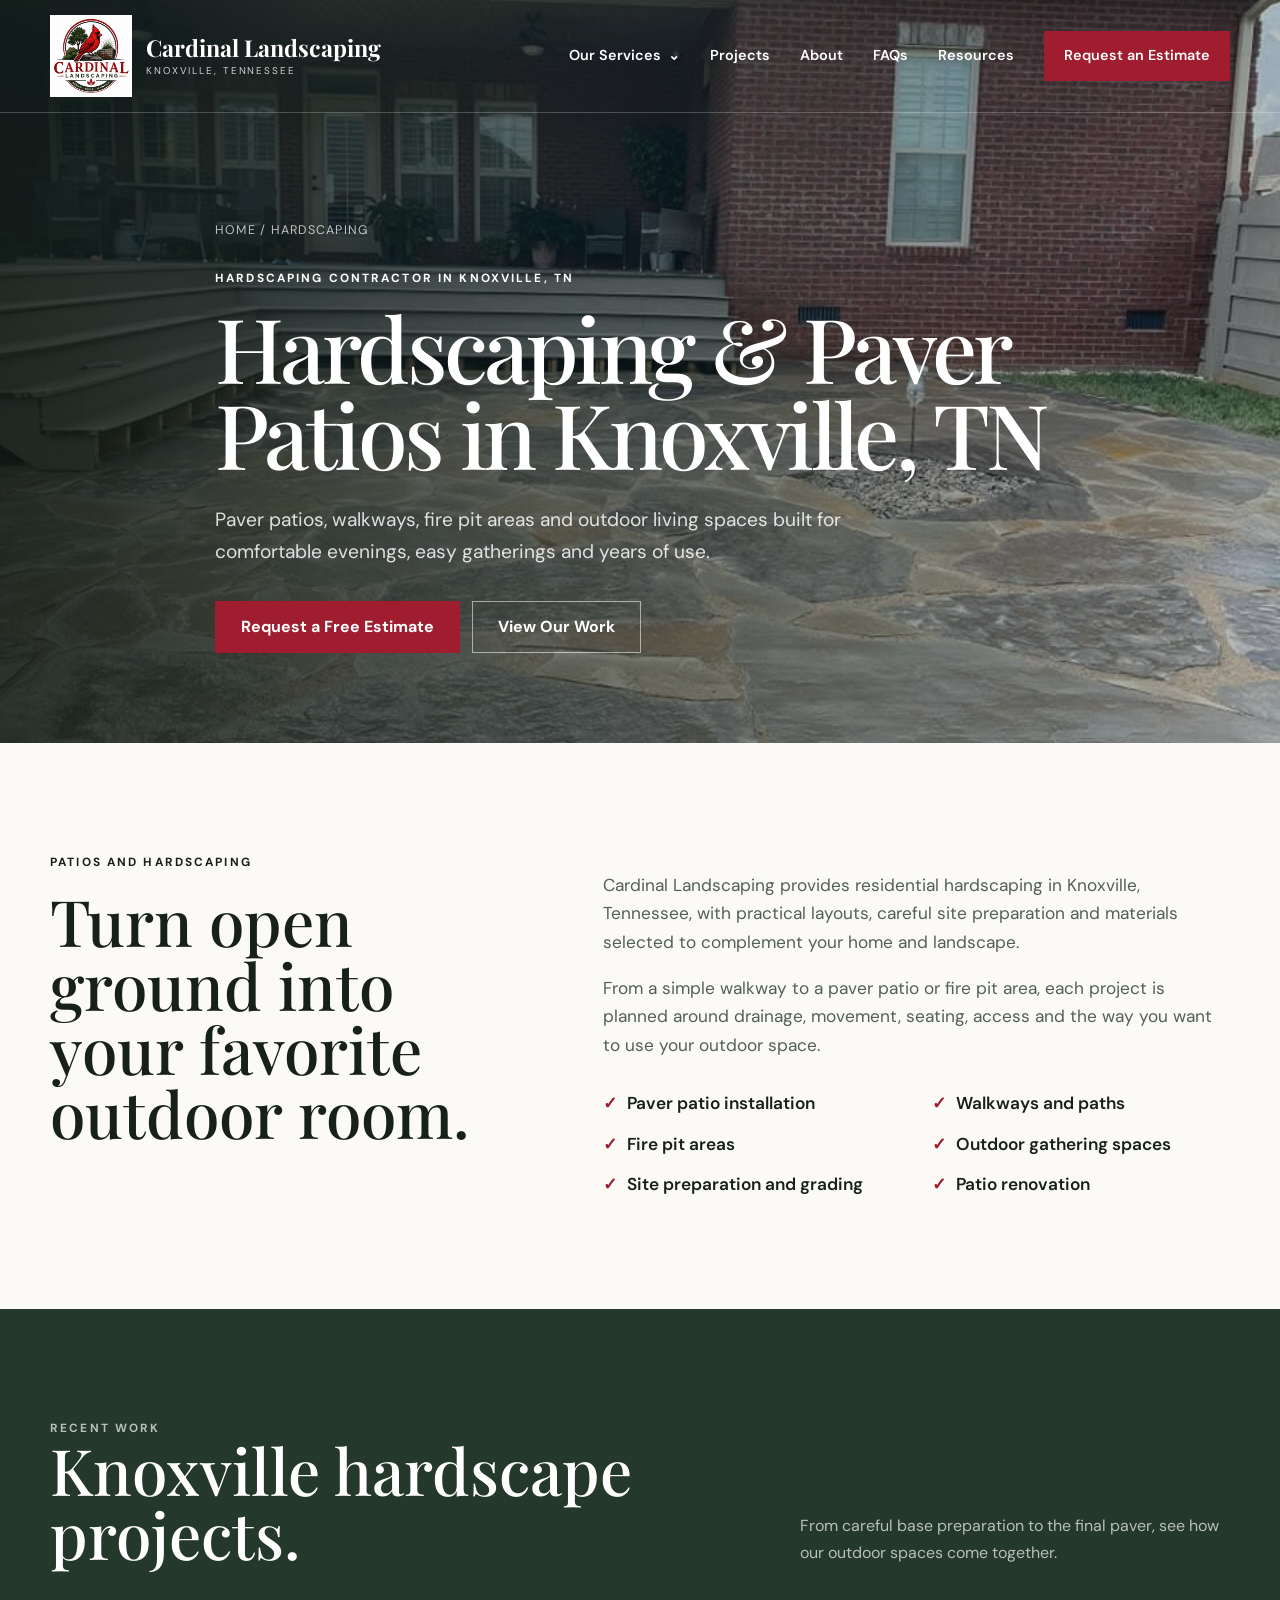
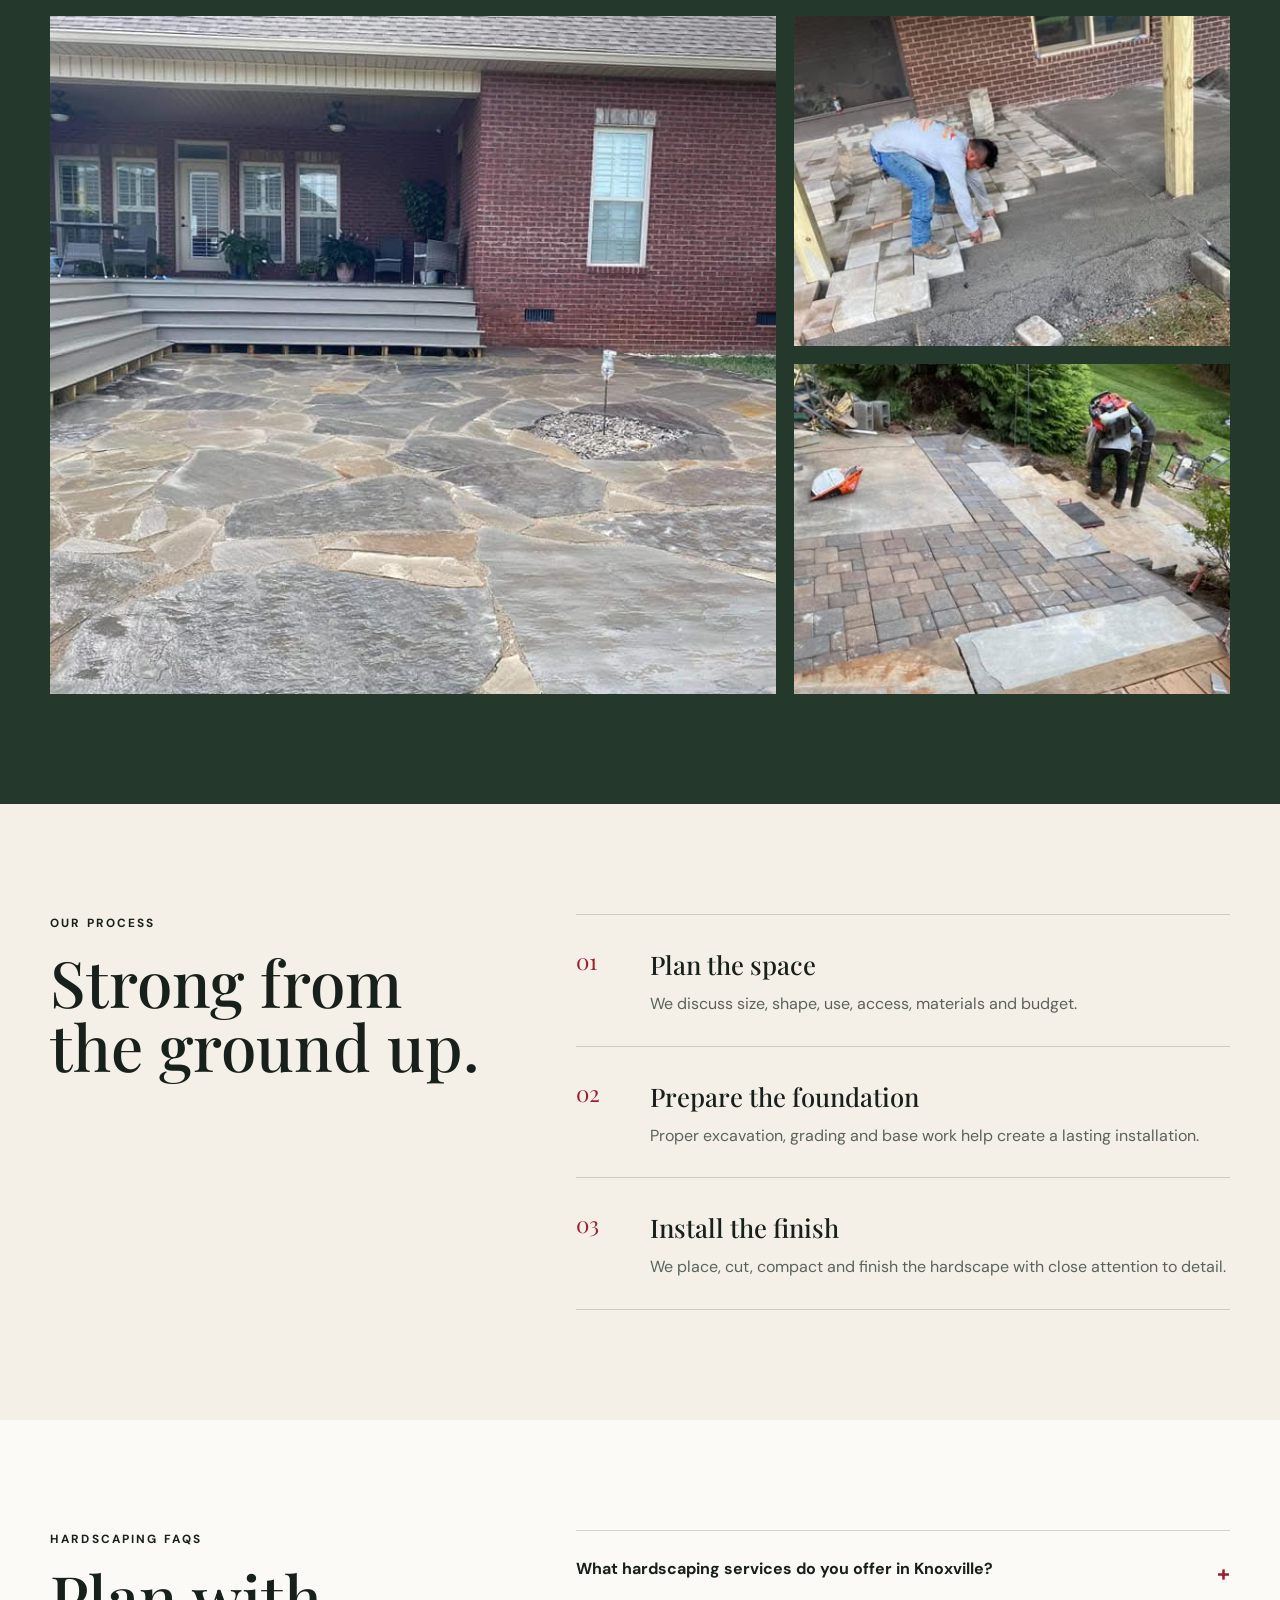
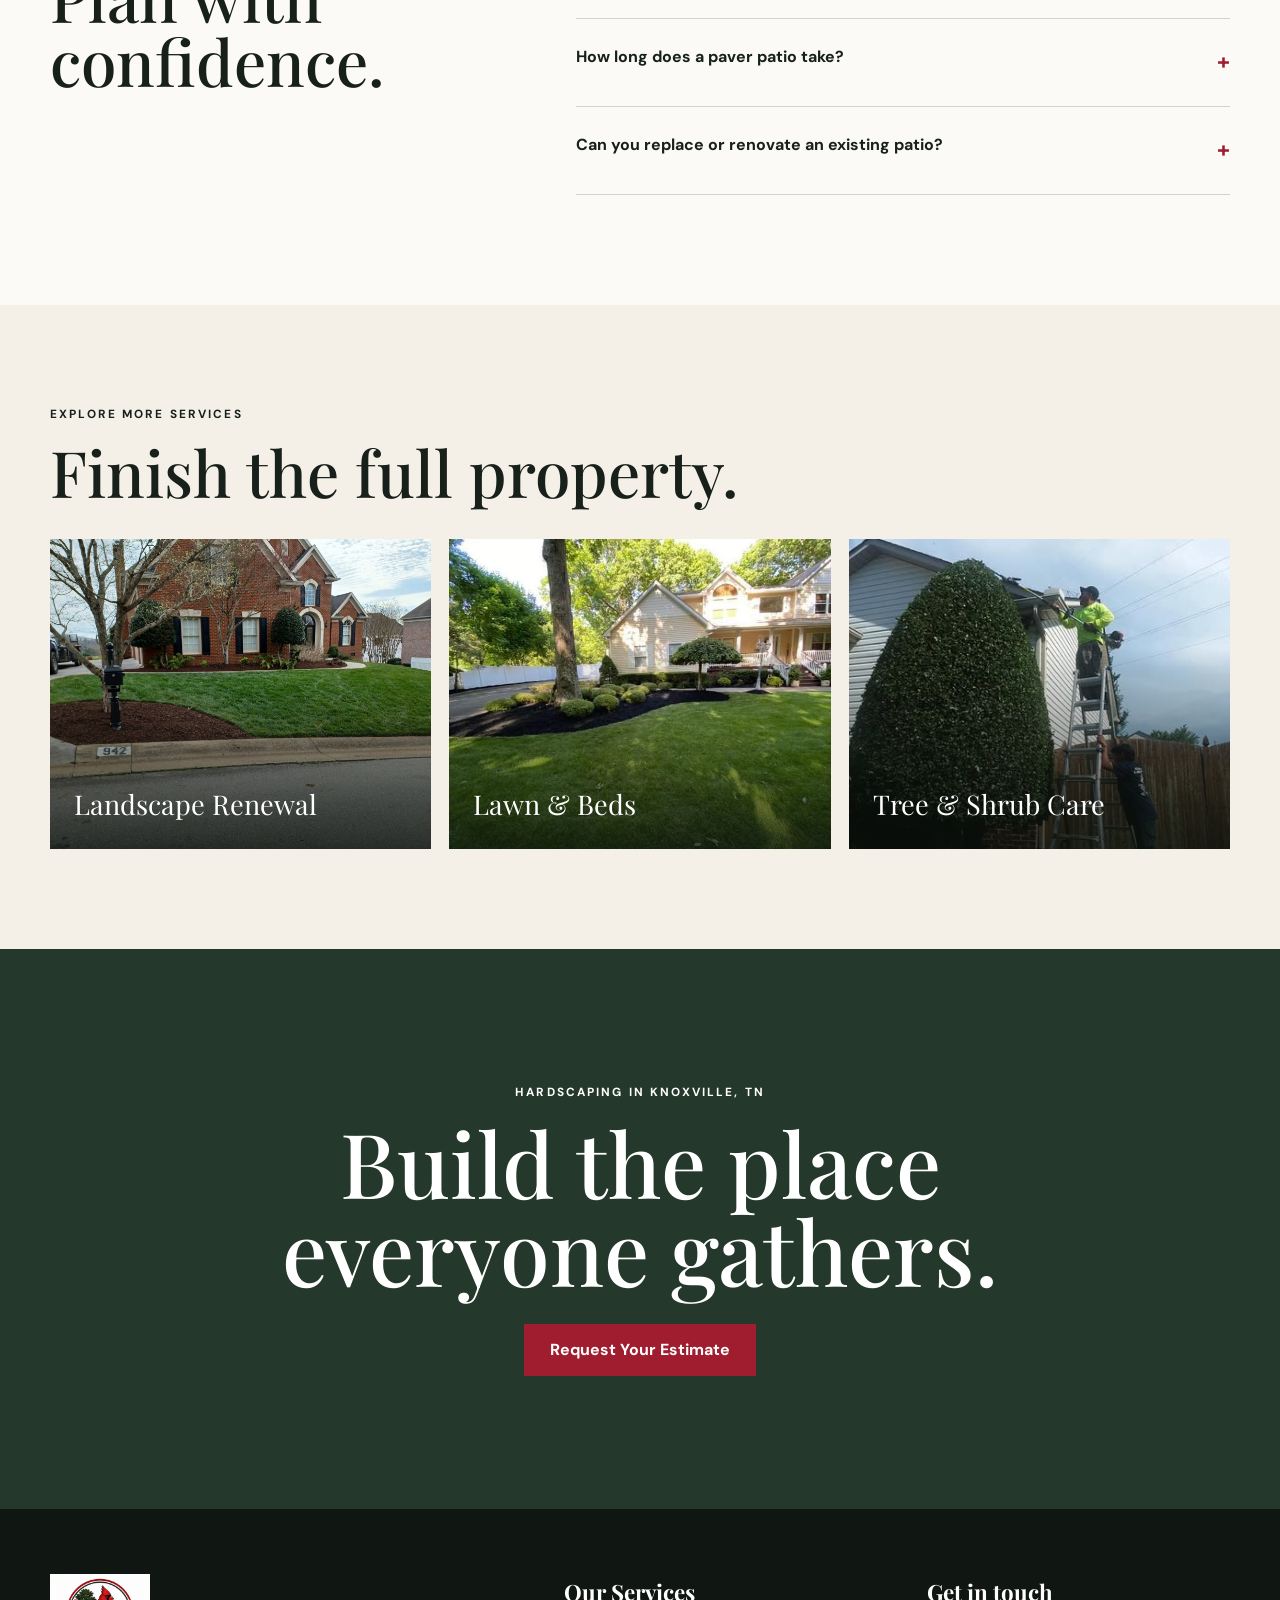
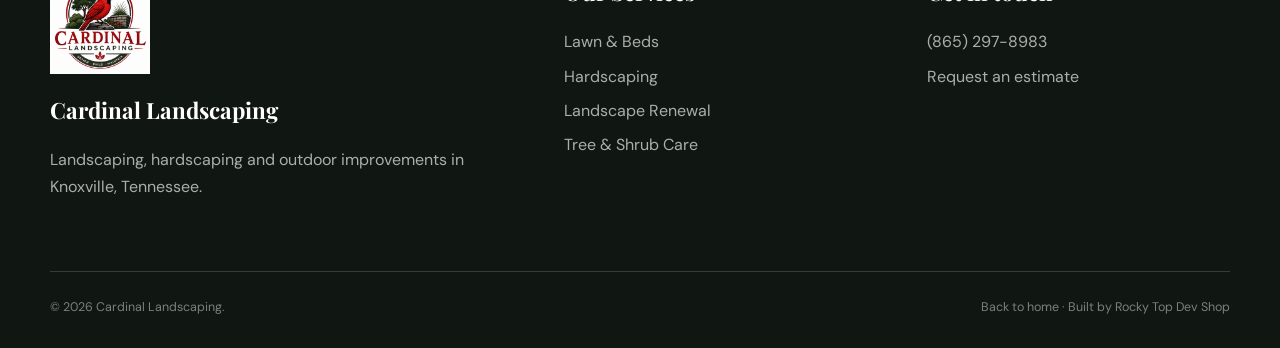
<file: hardscaping.html>
<!doctype html>
<html lang="en">
<head>
<meta charset="utf-8"><meta name="viewport" content="width=device-width, initial-scale=1">
<title>Hardscaping Contractor Knoxville TN | Patios & Walkways</title>
<meta name="description" content="Knoxville hardscaping contractor for paver patios, walkways, fire pit areas and outdoor living spaces. Request a free estimate from Cardinal Landscaping.">
<link rel="canonical" href="https://cardinaltreeserviceknox.com/hardscaping.html">
<meta name="robots" content="index,follow,max-image-preview:large"><meta property="og:type" content="website"><meta property="og:site_name" content="Cardinal Landscaping"><meta property="og:title" content="Hardscaping Contractor in Knoxville, TN | Cardinal Landscaping"><meta property="og:description" content="Paver patios, walkways, fire pit areas and outdoor living spaces for Knoxville homeowners."><meta property="og:url" content="https://cardinaltreeserviceknox.com/hardscaping.html"><meta property="og:image" content="https://cardinaltreeserviceknox.com/images/project%20Images/hardscape_new.jpg">
<link rel="preconnect" href="https://fonts.googleapis.com"><link rel="preconnect" href="https://fonts.gstatic.com" crossorigin><link href="https://fonts.googleapis.com/css2?family=DM+Sans:wght@400;500;600;700&amp;family=Playfair+Display:wght@500;600&amp;display=swap" rel="stylesheet"><link rel="stylesheet" href="service-pages.css">
<script type="application/ld+json">{"@context":"https://schema.org","@graph":[{"@type":"Service","@id":"https://cardinaltreeserviceknox.com/hardscaping.html#service","name":"Hardscaping Services in Knoxville, TN","serviceType":"Hardscaping, paver patio and walkway installation","url":"https://cardinaltreeserviceknox.com/hardscaping.html","provider":{"@id":"https://cardinaltreeserviceknox.com/#business"},"areaServed":{"@type":"City","name":"Knoxville","addressRegion":"TN"}},{"@type":"BreadcrumbList","itemListElement":[{"@type":"ListItem","position":1,"name":"Home","item":"https://cardinaltreeserviceknox.com/"},{"@type":"ListItem","position":2,"name":"Hardscaping","item":"https://cardinaltreeserviceknox.com/hardscaping.html"}]}]}</script>
</head>
<body data-page="hardscaping">
<header class="site-header"><div class="shell nav"><a class="brand" href="index.html"><img width="320" height="320" src="images/cardinal_logo.png" alt="Cardinal Landscaping logo"><span class="brand-name"><strong>Cardinal Landscaping</strong><span>Knoxville, Tennessee</span></span></a><button class="menu-toggle" type="button" aria-label="Open navigation" aria-expanded="false">☰</button><nav class="nav-links" aria-label="Main navigation"><div class="service-menu"><button class="service-menu-button" type="button" aria-expanded="false">Our Services</button><div class="service-submenu"><a href="lawn-and-beds.html">Lawn &amp; Beds</a><a href="hardscaping.html">Hardscaping</a><a href="landscape-renewal.html">Landscape Renewal</a><a href="tree-and-shrub-care.html">Tree &amp; Shrub Care</a></div></div><a href="index.html#projects">Projects</a><a href="index.html#about">About</a><a href="index.html#faq">FAQs</a><a class="nav-call" href="contact.html">Request an Estimate</a></nav></div></header>
<main><section class="service-hero" style="background-image:linear-gradient(90deg,rgba(13,22,16,.86),rgba(13,22,16,.27)),url('images/project Images/hardscape_new.jpg')"><div class="shell service-hero-content"><div class="breadcrumbs"><a href="index.html">Home</a> / Hardscaping</div><p class="eyebrow">Hardscaping contractor in Knoxville, TN</p><h1 class="serif">Hardscaping &amp; Paver Patios in Knoxville, TN</h1><p class="lead">Paver patios, walkways, fire pit areas and outdoor living spaces built for comfortable evenings, easy gatherings and years of use.</p><div class="hero-actions"><a class="button" href="contact.html?service=Hardscaping">Request a Free Estimate</a><a class="button outline" href="#gallery">View Our Work</a></div></div></section>
<section class="overview"><div class="shell overview-grid"><div><p class="eyebrow">Patios and hardscaping</p><h2 class="serif">Turn open ground into your favorite outdoor room.</h2></div><div class="overview-copy"><p>Cardinal Landscaping provides residential hardscaping in Knoxville, Tennessee, with practical layouts, careful site preparation and materials selected to complement your home and landscape.</p><p>From a simple walkway to a paver patio or fire pit area, each project is planned around drainage, movement, seating, access and the way you want to use your outdoor space.</p><ul class="check-list"><li>Paver patio installation</li><li>Walkways and paths</li><li>Fire pit areas</li><li>Outdoor gathering spaces</li><li>Site preparation and grading</li><li>Patio renovation</li></ul></div></div></section>
<section class="gallery" id="gallery"><div class="shell"><div class="gallery-head"><div><p class="eyebrow">Recent work</p><h2 class="serif">Knoxville hardscape projects.</h2></div><p>From careful base preparation to the final paver, see how our outdoor spaces come together.</p></div><div class="gallery-grid"><figure><img width="960" height="720" loading="lazy" src="images/project Images/hardscape_new.jpg" alt="Flagstone hardscape patio beside a brick Knoxville home"></figure><figure><img width="414" height="414" loading="lazy" src="images/project Images/cardJob3_1.jpg" alt="Cardinal Landscaping crew installing patio pavers in Knoxville Tennessee"></figure><figure><img width="414" height="414" loading="lazy" src="images/project Images/cardJob4_2.jpg" alt="Circular paver patio and hardscape pattern"></figure></div></div></section>
<section class="process"><div class="shell process-grid"><div><p class="eyebrow">Our process</p><h2 class="serif">Strong from the ground up.</h2></div><div class="steps"><div class="step"><span>01</span><div><h3>Plan the space</h3><p>We discuss size, shape, use, access, materials and budget.</p></div></div><div class="step"><span>02</span><div><h3>Prepare the foundation</h3><p>Proper excavation, grading and base work help create a lasting installation.</p></div></div><div class="step"><span>03</span><div><h3>Install the finish</h3><p>We place, cut, compact and finish the hardscape with close attention to detail.</p></div></div></div></div></section>
<section class="faq"><div class="shell faq-grid"><div><p class="eyebrow">Hardscaping FAQs</p><h2 class="serif">Plan with confidence.</h2></div><div><details><summary>What hardscaping services do you offer in Knoxville?</summary><p>We install paver patios, walkways, fire pit areas and related outdoor gathering spaces for residential properties in the Knoxville area.</p></details><details><summary>How long does a paver patio take?</summary><p>Timing depends on size, access, excavation, weather and design complexity. We provide a project-specific schedule with your estimate.</p></details><details><summary>Can you replace or renovate an existing patio?</summary><p>Yes. We can assess an existing area and recommend removal, repair, expansion or replacement based on its condition.</p></details></div></div></section>
<section class="related"><div class="shell"><p class="eyebrow">Explore more services</p><h2 class="serif">Finish the full property.</h2><div class="related-grid"><a class="related-card" href="landscape-renewal.html"><img width="1600" height="1200" loading="lazy" src="images/project Images/cardJob1_3.jpg" alt="Knoxville landscape renewal project"><span>Landscape Renewal</span></a><a class="related-card" href="lawn-and-beds.html"><img width="720" height="540" loading="lazy" src="images/project Images/cardJob2_1.jpg" alt="Knoxville lawn and landscape beds"><span>Lawn &amp; Beds</span></a><a class="related-card" href="tree-and-shrub-care.html"><img width="414" height="414" loading="lazy" src="images/project Images/cardJob5_1.jpg" alt="Tree and shrub trimming in Knoxville"><span>Tree &amp; Shrub Care</span></a></div></div></section><section class="cta"><div class="cta-inner"><p class="eyebrow">Hardscaping in Knoxville, TN</p><h2 class="serif">Build the place everyone gathers.</h2><a class="button" href="contact.html?service=Hardscaping">Request Your Estimate</a></div></section></main>
<footer><div class="shell"><div class="footer-grid"><div><img width="320" height="320" class="footer-logo" loading="lazy" src="images/cardinal_logo.png" alt=""><h3>Cardinal Landscaping</h3><p>Landscaping, hardscaping and outdoor improvements in Knoxville, Tennessee.</p></div><div><h3>Our Services</h3><a href="lawn-and-beds.html">Lawn &amp; Beds</a><a href="hardscaping.html">Hardscaping</a><a href="landscape-renewal.html">Landscape Renewal</a><a href="tree-and-shrub-care.html">Tree &amp; Shrub Care</a></div><div><h3>Get in touch</h3><a href="tel:+18652978983">(865) 297-8983</a><a href="contact.html">Request an estimate</a></div></div><div class="copyright"><span>© <span id="year"></span> Cardinal Landscaping.</span><span><a href="index.html">Back to home</a> · <a href="https://rockytopdevshop.com/" target="_blank" rel="noopener">Built by Rocky Top Dev Shop</a></span></div></div></footer><script src="site.js"></script></body></html>
</file>
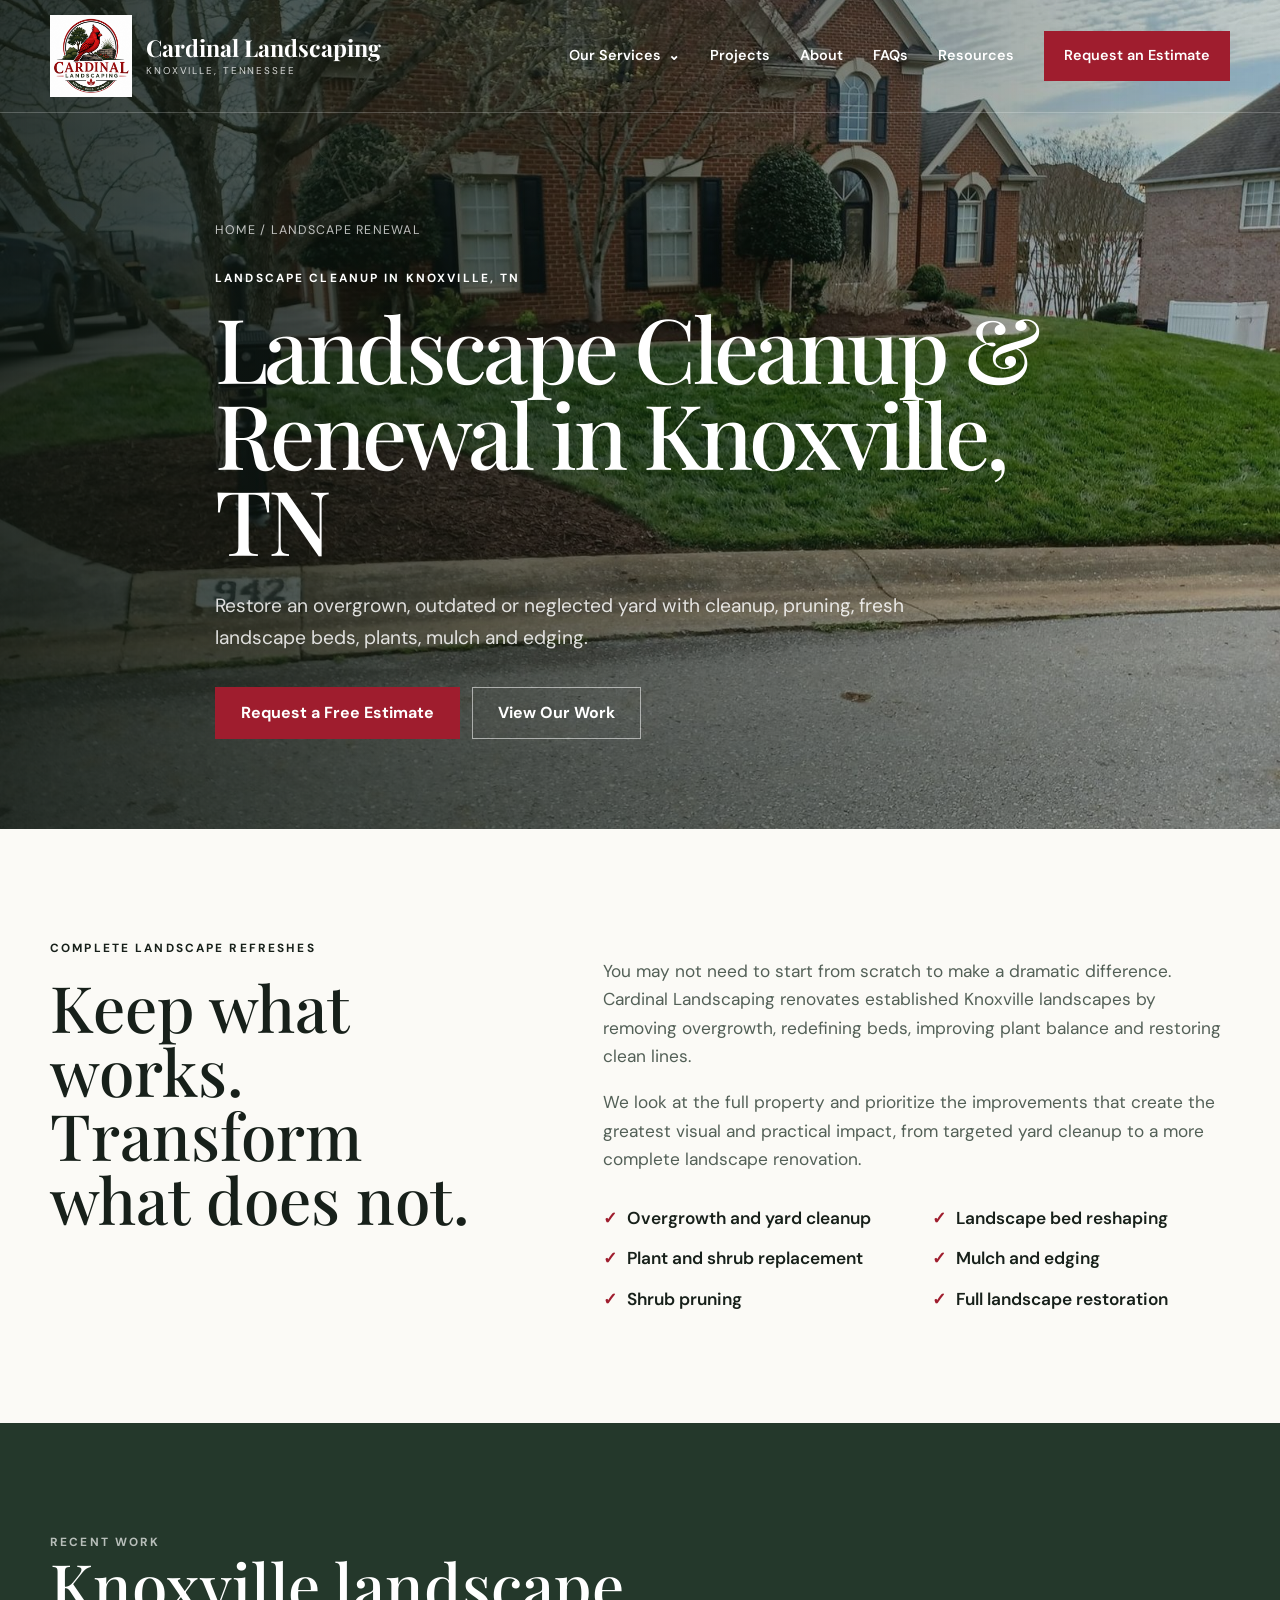
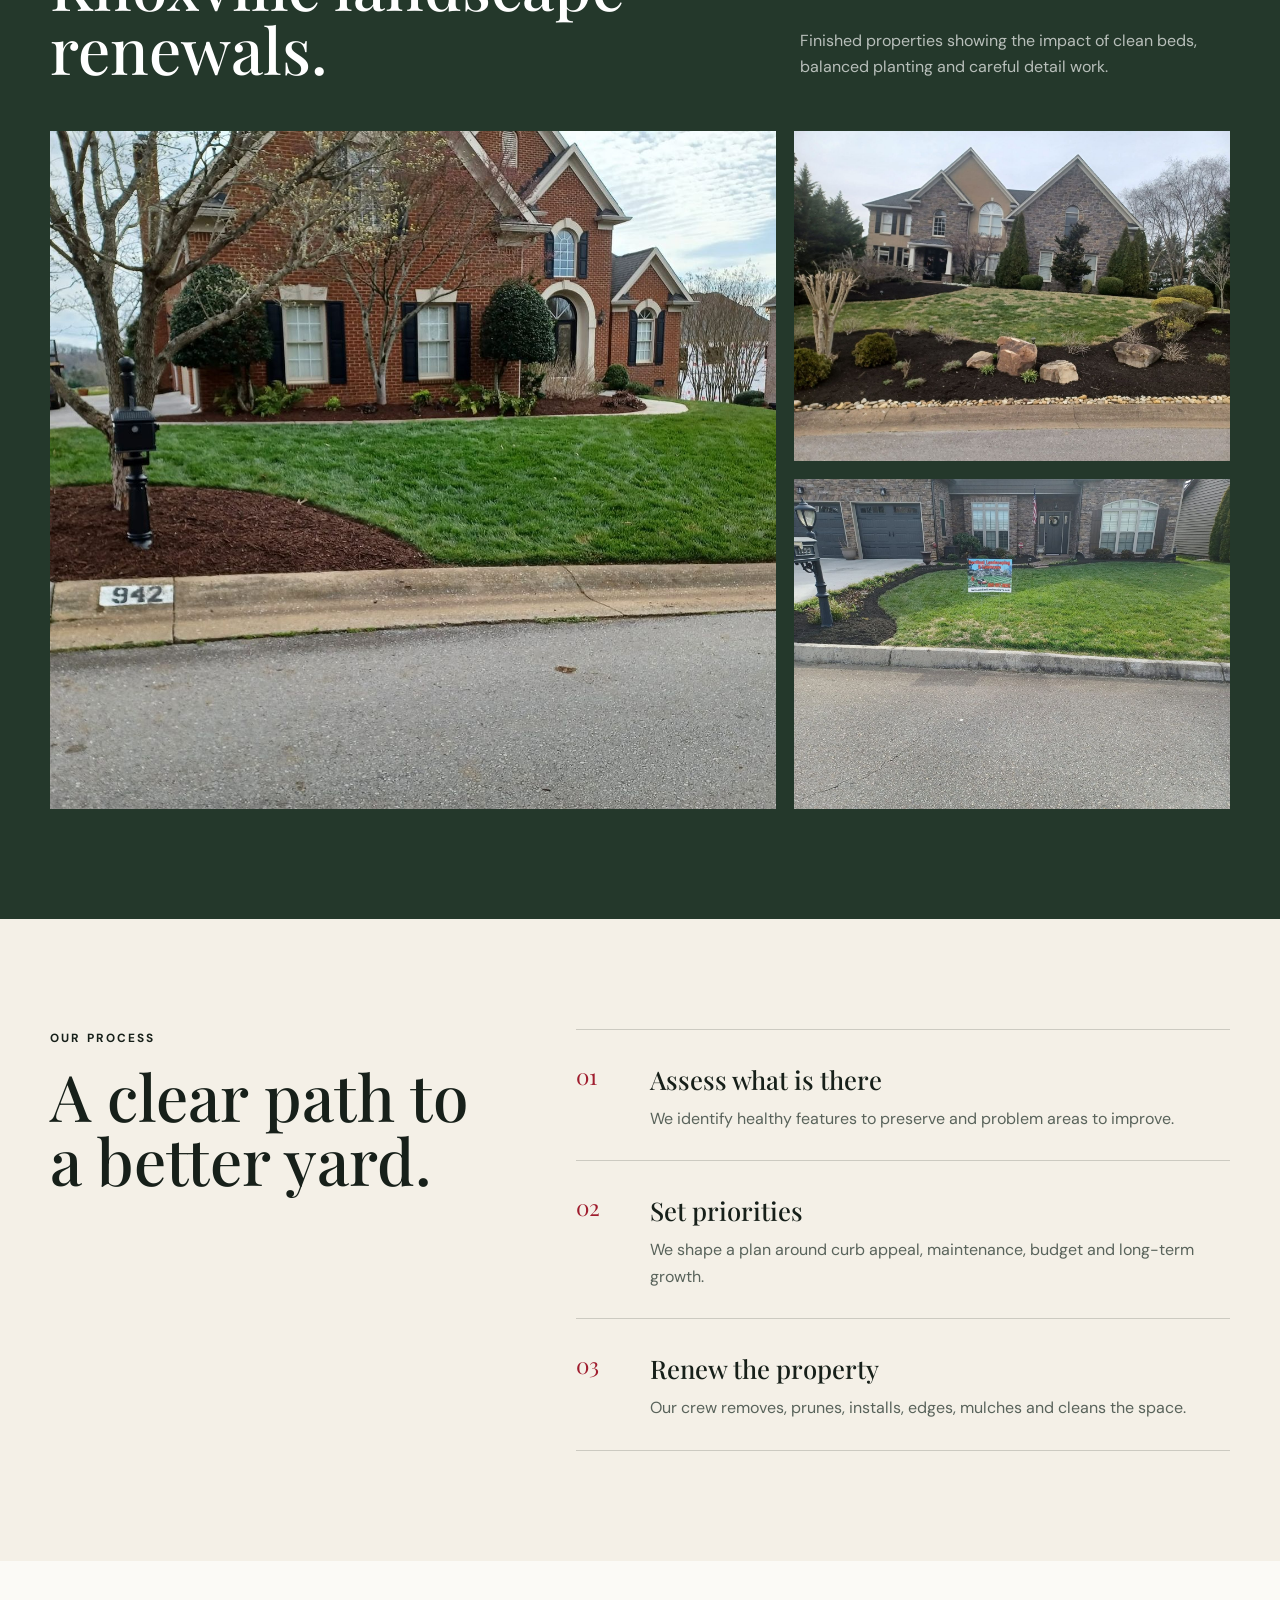
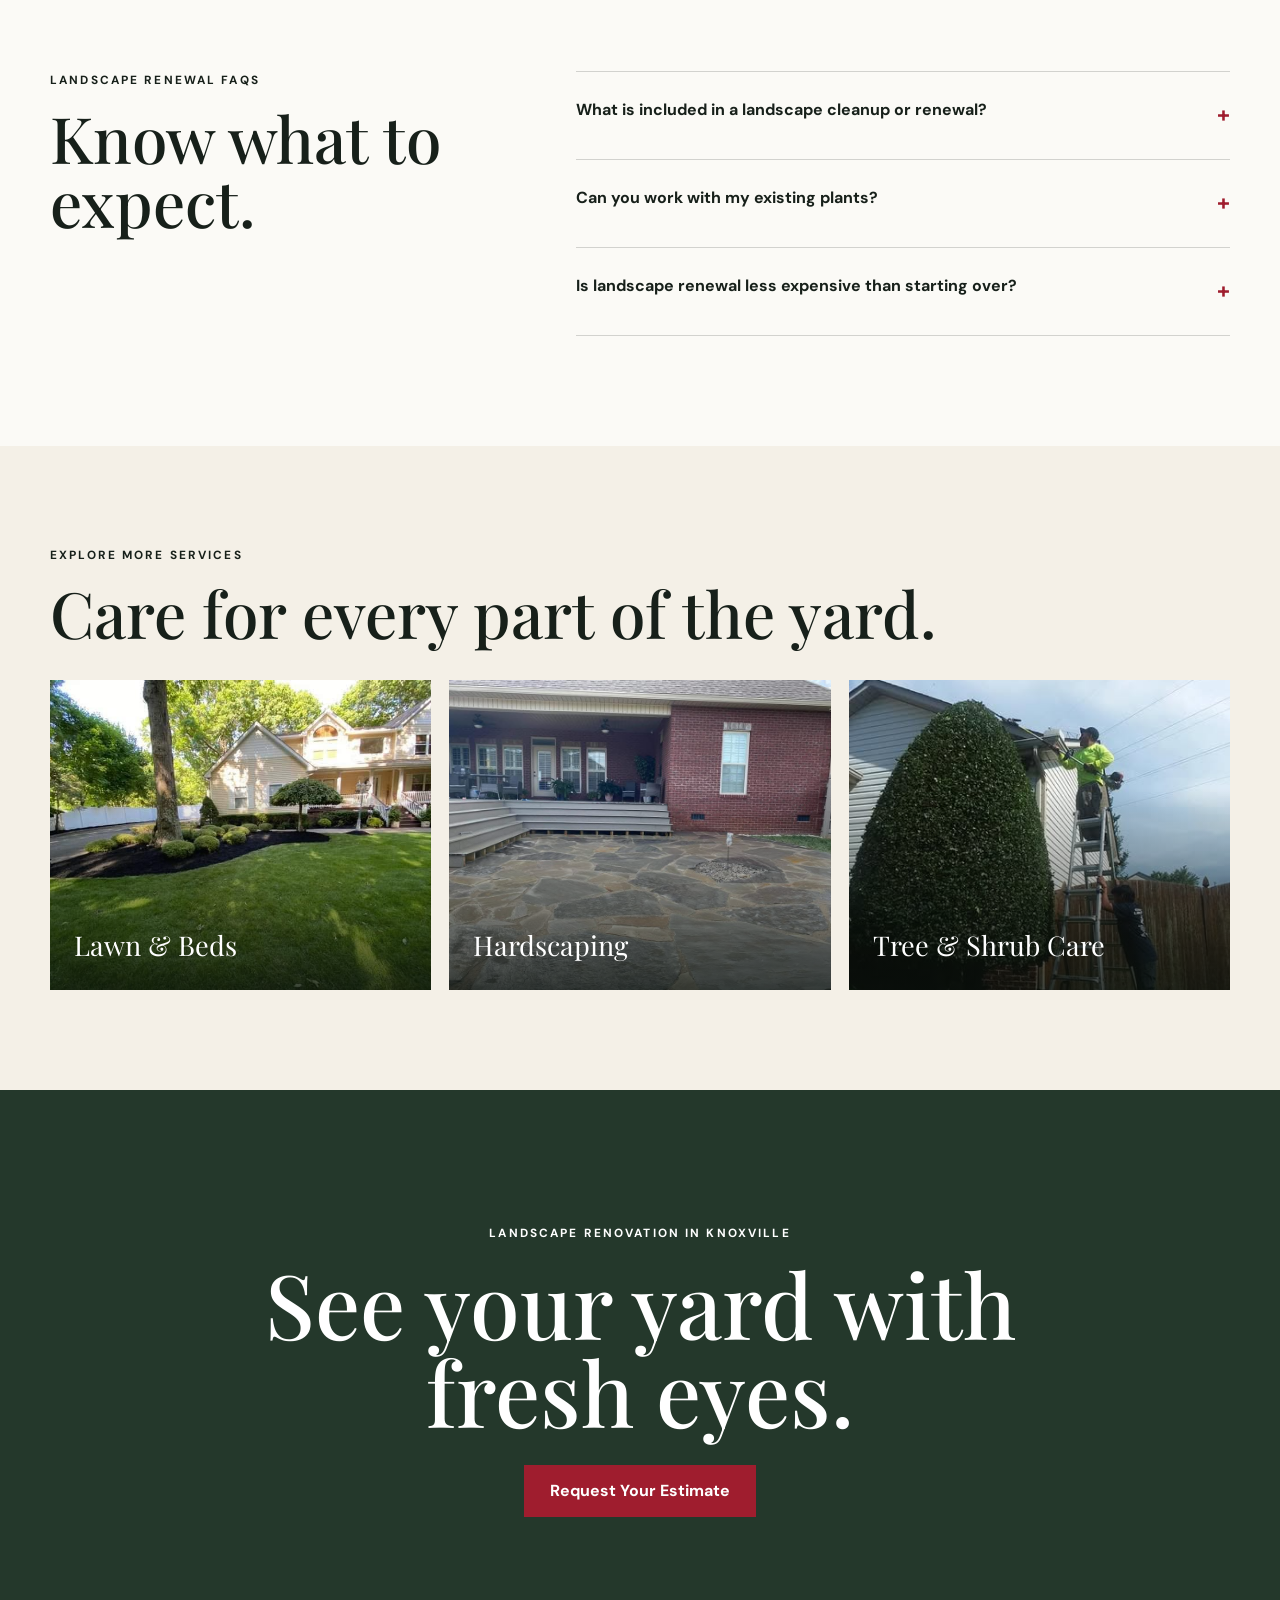
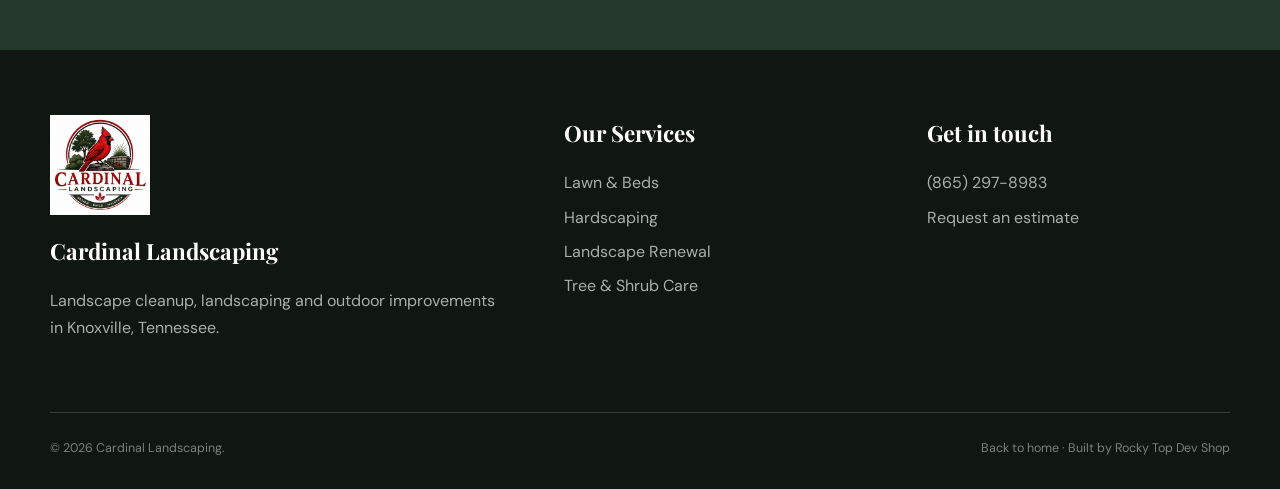
<file: landscape-renewal.html>
<!doctype html><html lang="en"><head><!-- Google tag (gtag.js) --><script async src="https://www.googletagmanager.com/gtag/js?id=AW-18376798236"></script><script>window.dataLayer=window.dataLayer||[];function gtag(){dataLayer.push(arguments);}gtag('js',new Date());gtag('config','AW-18376798236');</script><meta charset="utf-8"><meta name="viewport" content="width=device-width, initial-scale=1"><title>Landscape Cleanup & Renewal Knoxville TN | Cardinal</title><meta name="description" content="Landscape cleanup and renewal in Knoxville, TN for overgrown beds, planting, mulch, edging, shrub pruning and yard restoration. Request a free estimate."><link rel="canonical" href="https://cardinaltreeserviceknox.com/landscape-renewal.html"><meta name="robots" content="index,follow,max-image-preview:large"><meta property="og:type" content="website"><meta property="og:site_name" content="Cardinal Landscaping"><meta property="og:title" content="Landscape Cleanup & Renewal in Knoxville, TN"><meta property="og:description" content="Restore an overgrown or outdated Knoxville yard with cleanup, planting, mulch, edging and landscape renewal."><meta property="og:url" content="https://cardinaltreeserviceknox.com/landscape-renewal.html"><meta property="og:image" content="https://cardinaltreeserviceknox.com/images/project%20Images/cardJob1_3.jpg"><link rel="preconnect" href="https://fonts.googleapis.com"><link rel="preconnect" href="https://fonts.gstatic.com" crossorigin><link href="https://fonts.googleapis.com/css2?family=DM+Sans:wght@400;500;600;700&amp;family=Playfair+Display:wght@500;600&amp;display=swap" rel="stylesheet"><link rel="stylesheet" href="service-pages.css"><script type="application/ld+json">{"@context":"https://schema.org","@graph":[{"@type":"Service","@id":"https://cardinaltreeserviceknox.com/landscape-renewal.html#service","name":"Landscape Cleanup and Renewal in Knoxville, TN","serviceType":"Landscape cleanup, renovation and restoration","url":"https://cardinaltreeserviceknox.com/landscape-renewal.html","provider":{"@id":"https://cardinaltreeserviceknox.com/#business"},"areaServed":{"@type":"City","name":"Knoxville","addressRegion":"TN"}},{"@type":"BreadcrumbList","itemListElement":[{"@type":"ListItem","position":1,"name":"Home","item":"https://cardinaltreeserviceknox.com/"},{"@type":"ListItem","position":2,"name":"Landscape Renewal","item":"https://cardinaltreeserviceknox.com/landscape-renewal.html"}]}]}</script></head><body data-page="landscape-renewal"><header class="site-header"><div class="shell nav"><a class="brand" href="index.html"><img width="320" height="320" src="images/cardinal_logo.png" alt="Cardinal Landscaping logo"><span class="brand-name"><strong>Cardinal Landscaping</strong><span>Knoxville, Tennessee</span></span></a><button class="menu-toggle" type="button" aria-label="Open navigation" aria-expanded="false">☰</button><nav class="nav-links" aria-label="Main navigation"><div class="service-menu"><button class="service-menu-button" type="button" aria-expanded="false">Our Services</button><div class="service-submenu"><a href="lawn-and-beds.html">Lawn &amp; Beds</a><a href="hardscaping.html">Hardscaping</a><a href="landscape-renewal.html">Landscape Renewal</a><a href="tree-and-shrub-care.html">Tree &amp; Shrub Care</a></div></div><a href="index.html#projects">Projects</a><a href="index.html#about">About</a><a href="index.html#faq">FAQs</a><a class="nav-call" href="contact.html">Request an Estimate</a></nav></div></header><main><section class="service-hero" style="background-image:linear-gradient(90deg,rgba(13,22,16,.84),rgba(13,22,16,.2)),url('images/project Images/cardJob1_3.jpg')"><div class="shell service-hero-content"><div class="breadcrumbs"><a href="index.html">Home</a> / Landscape Renewal</div><p class="eyebrow">Landscape cleanup in Knoxville, TN</p><h1 class="serif">Landscape Cleanup &amp; Renewal in Knoxville, TN</h1><p class="lead">Restore an overgrown, outdated or neglected yard with cleanup, pruning, fresh landscape beds, plants, mulch and edging.</p><div class="hero-actions"><a class="button" href="contact.html?service=Landscape%20Renewal">Request a Free Estimate</a><a class="button outline" href="#gallery">View Our Work</a></div></div></section><section class="overview"><div class="shell overview-grid"><div><p class="eyebrow">Complete landscape refreshes</p><h2 class="serif">Keep what works. Transform what does not.</h2></div><div class="overview-copy"><p>You may not need to start from scratch to make a dramatic difference. Cardinal Landscaping renovates established Knoxville landscapes by removing overgrowth, redefining beds, improving plant balance and restoring clean lines.</p><p>We look at the full property and prioritize the improvements that create the greatest visual and practical impact, from targeted yard cleanup to a more complete landscape renovation.</p><ul class="check-list"><li>Overgrowth and yard cleanup</li><li>Landscape bed reshaping</li><li>Plant and shrub replacement</li><li>Mulch and edging</li><li>Shrub pruning</li><li>Full landscape restoration</li></ul></div></div></section><section class="gallery" id="gallery"><div class="shell"><div class="gallery-head"><div><p class="eyebrow">Recent work</p><h2 class="serif">Knoxville landscape renewals.</h2></div><p>Finished properties showing the impact of clean beds, balanced planting and careful detail work.</p></div><div class="gallery-grid"><figure><img width="1600" height="1200" loading="lazy" src="images/project Images/cardJob1_3.jpg" alt="Renewed front landscape around a brick Knoxville home"></figure><figure><img width="1600" height="1200" loading="lazy" src="images/project Images/cardJob1_5.jpg" alt="Fresh mulch and planting during Knoxville landscape renewal"></figure><figure><img width="1600" height="1200" loading="lazy" src="images/project Images/cardJob1_6.jpg" alt="Completed landscape cleanup and yard renewal in Knoxville"></figure></div></div></section><section class="process"><div class="shell process-grid"><div><p class="eyebrow">Our process</p><h2 class="serif">A clear path to a better yard.</h2></div><div class="steps"><div class="step"><span>01</span><div><h3>Assess what is there</h3><p>We identify healthy features to preserve and problem areas to improve.</p></div></div><div class="step"><span>02</span><div><h3>Set priorities</h3><p>We shape a plan around curb appeal, maintenance, budget and long-term growth.</p></div></div><div class="step"><span>03</span><div><h3>Renew the property</h3><p>Our crew removes, prunes, installs, edges, mulches and cleans the space.</p></div></div></div></div></section><section class="faq"><div class="shell faq-grid"><div><p class="eyebrow">Landscape renewal FAQs</p><h2 class="serif">Know what to expect.</h2></div><div><details><summary>What is included in a landscape cleanup or renewal?</summary><p>The scope may include cleanup, pruning, plant removal or replacement, bed reshaping, edging, mulch and targeted lawn improvements.</p></details><details><summary>Can you work with my existing plants?</summary><p>Yes. We preserve healthy plants that fit the plan and focus investment where changes will have the most value.</p></details><details><summary>Is landscape renewal less expensive than starting over?</summary><p>It often can be because useful existing features remain. The final cost depends on property size, overgrowth, materials and the amount of new installation.</p></details></div></div></section><section class="related"><div class="shell"><p class="eyebrow">Explore more services</p><h2 class="serif">Care for every part of the yard.</h2><div class="related-grid"><a class="related-card" href="lawn-and-beds.html"><img width="720" height="540" loading="lazy" src="images/project Images/cardJob2_1.jpg" alt="Knoxville lawn and landscape bed service"><span>Lawn &amp; Beds</span></a><a class="related-card" href="hardscaping.html"><img width="960" height="720" loading="lazy" src="images/project Images/hardscape_new.jpg" alt="Hardscaping and patio in Knoxville"><span>Hardscaping</span></a><a class="related-card" href="tree-and-shrub-care.html"><img width="414" height="414" loading="lazy" src="images/project Images/cardJob5_1.jpg" alt="Tree and shrub care in Knoxville"><span>Tree &amp; Shrub Care</span></a></div></div></section><section class="cta"><div class="cta-inner"><p class="eyebrow">Landscape renovation in Knoxville</p><h2 class="serif">See your yard with fresh eyes.</h2><a class="button" href="contact.html?service=Landscape%20Renewal">Request Your Estimate</a></div></section></main><footer><div class="shell"><div class="footer-grid"><div><img width="320" height="320" class="footer-logo" loading="lazy" src="images/cardinal_logo.png" alt=""><h3>Cardinal Landscaping</h3><p>Landscape cleanup, landscaping and outdoor improvements in Knoxville, Tennessee.</p></div><div><h3>Our Services</h3><a href="lawn-and-beds.html">Lawn &amp; Beds</a><a href="hardscaping.html">Hardscaping</a><a href="landscape-renewal.html">Landscape Renewal</a><a href="tree-and-shrub-care.html">Tree &amp; Shrub Care</a></div><div><h3>Get in touch</h3><a href="tel:+18652978983">(865) 297-8983</a><a href="contact.html">Request an estimate</a></div></div><div class="copyright"><span>© <span id="year"></span> Cardinal Landscaping.</span><span><a href="index.html">Back to home</a> · <a href="https://rockytopdevshop.com/" target="_blank" rel="noopener">Built by Rocky Top Dev Shop</a></span></div></div></footer><script src="site.js"></script></body></html>
</file>
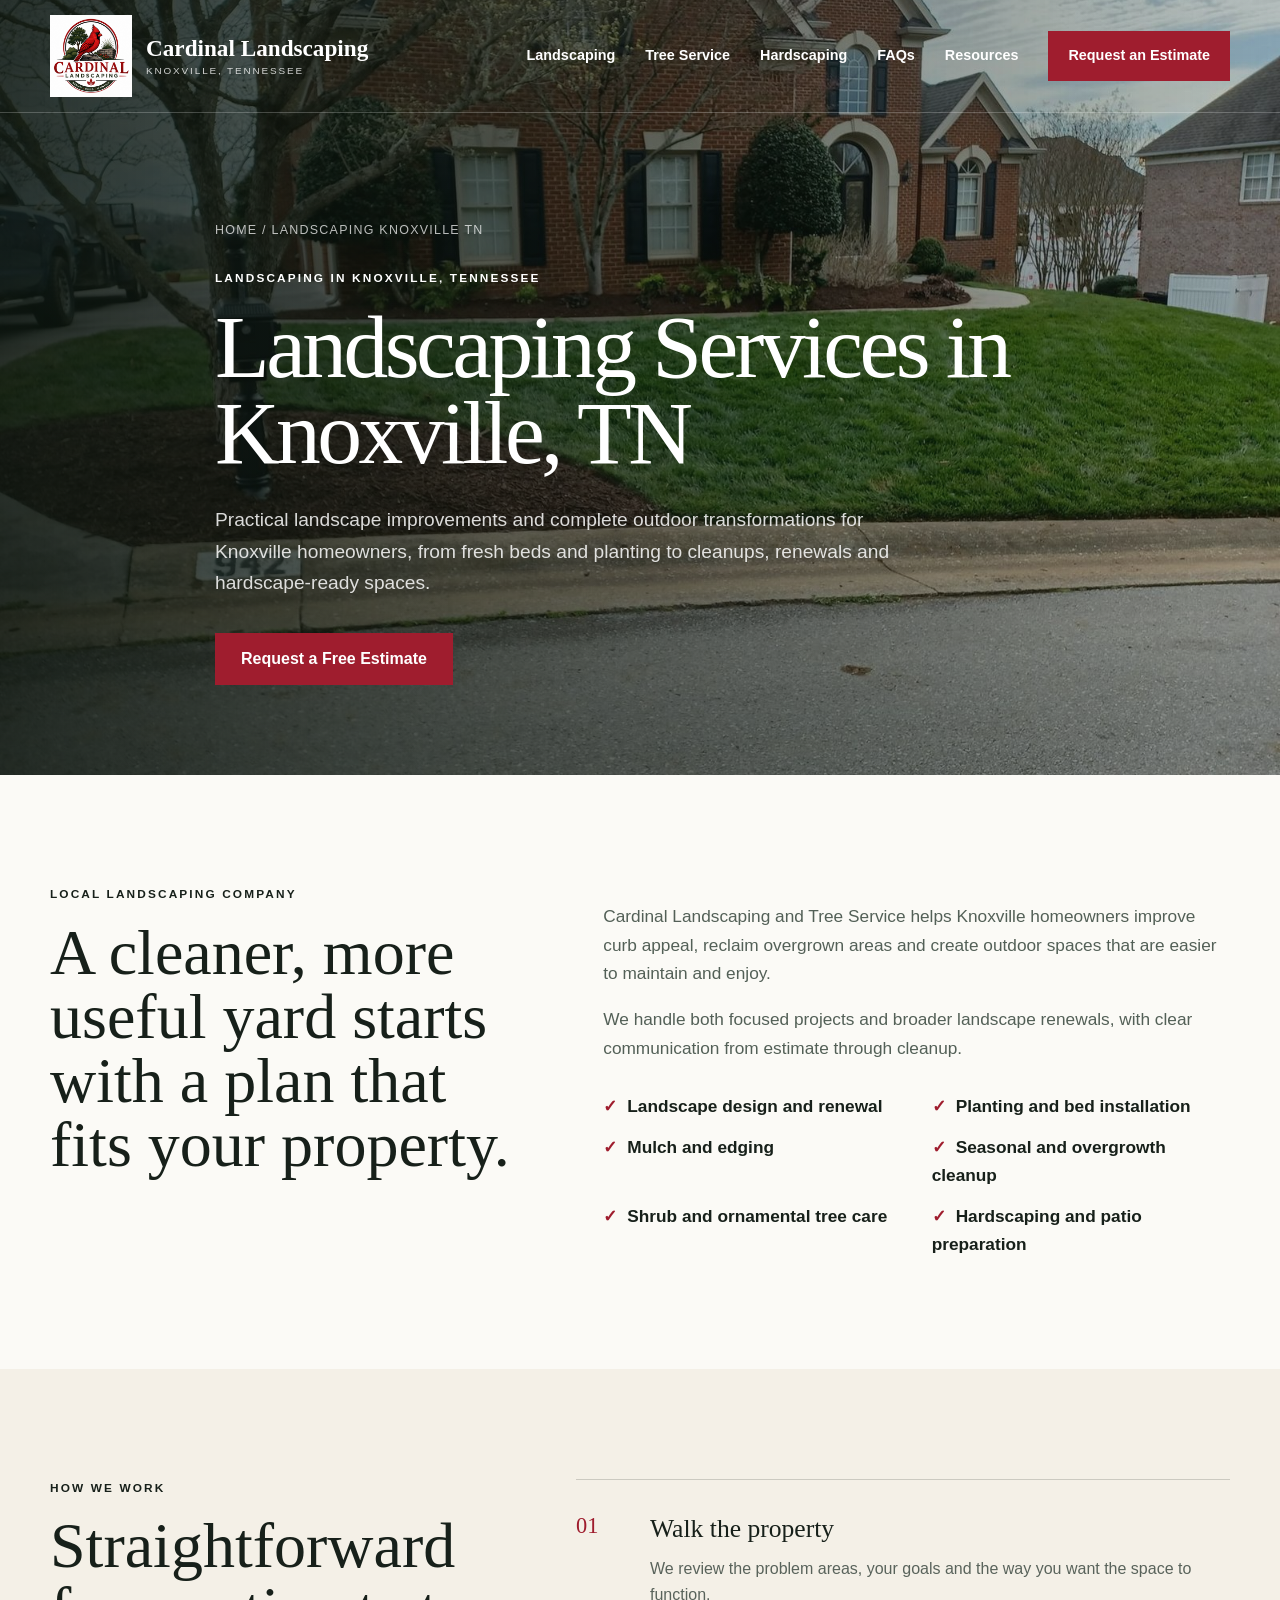
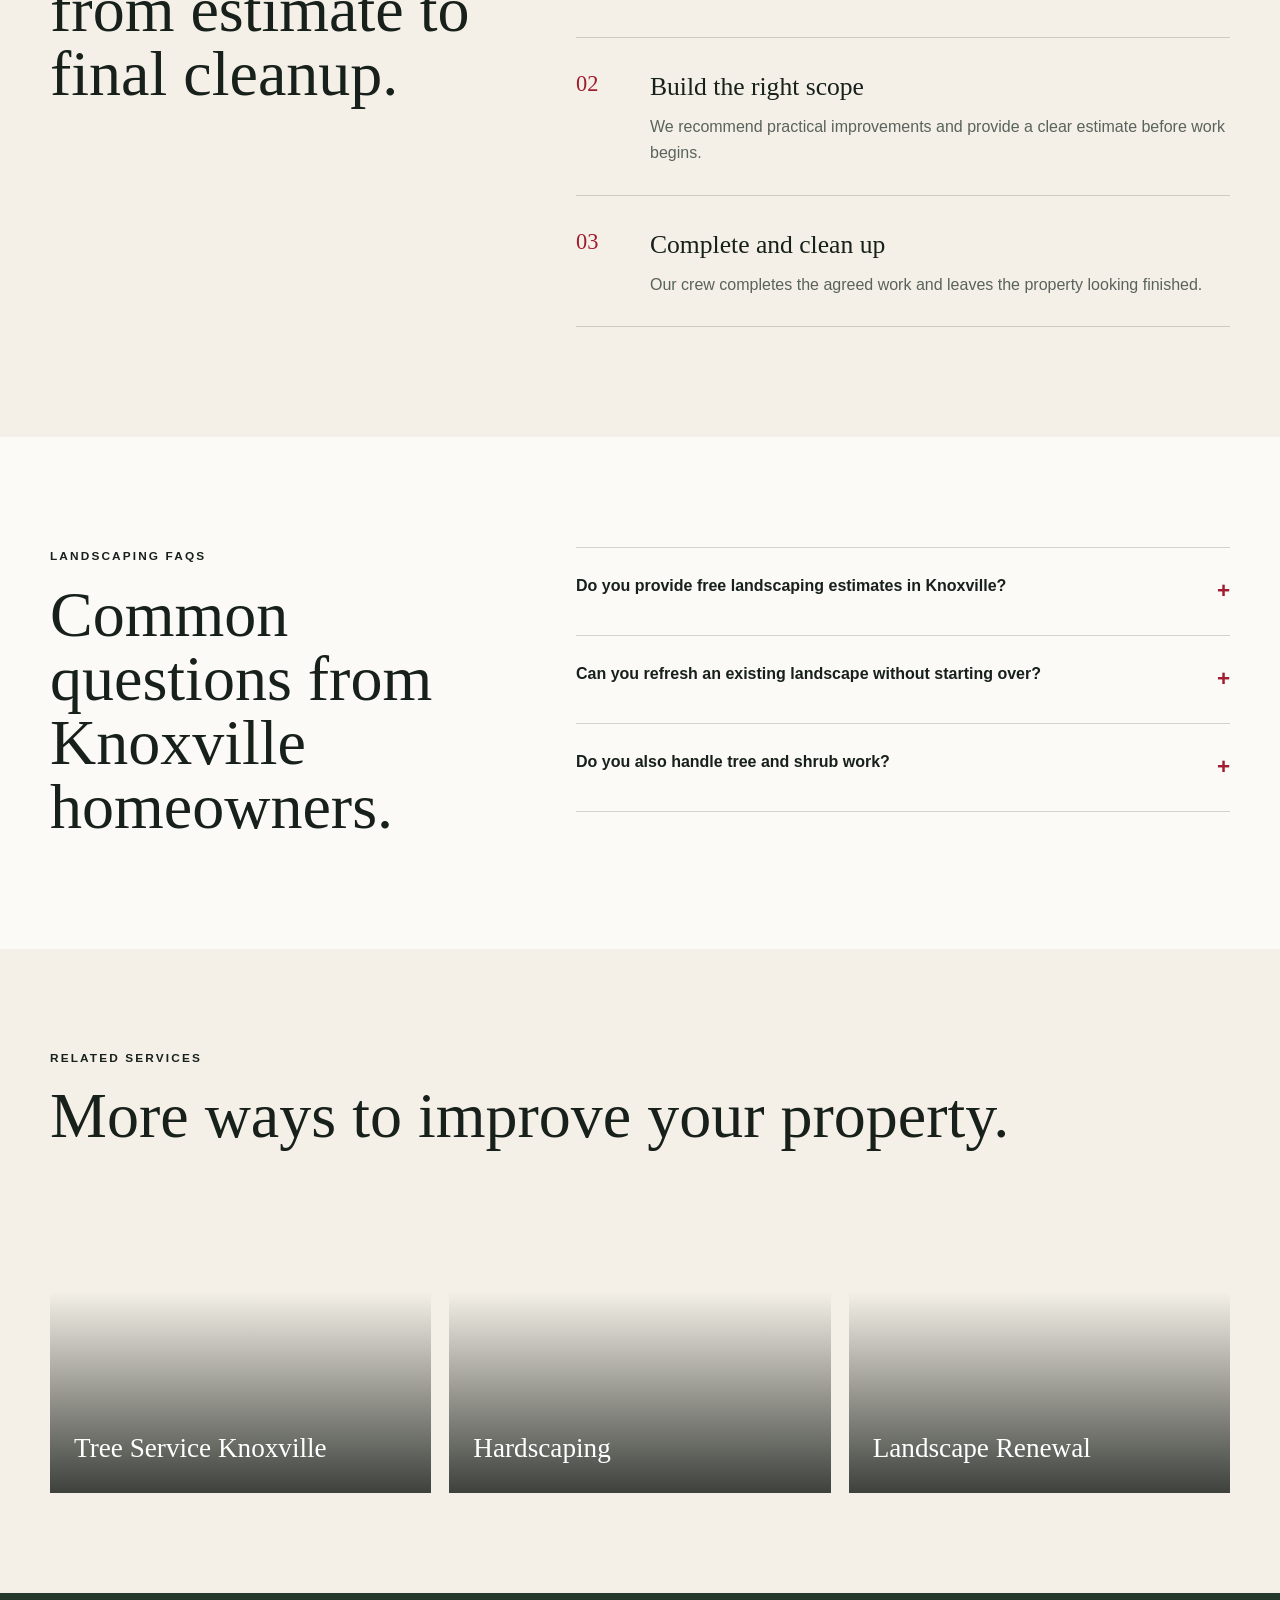
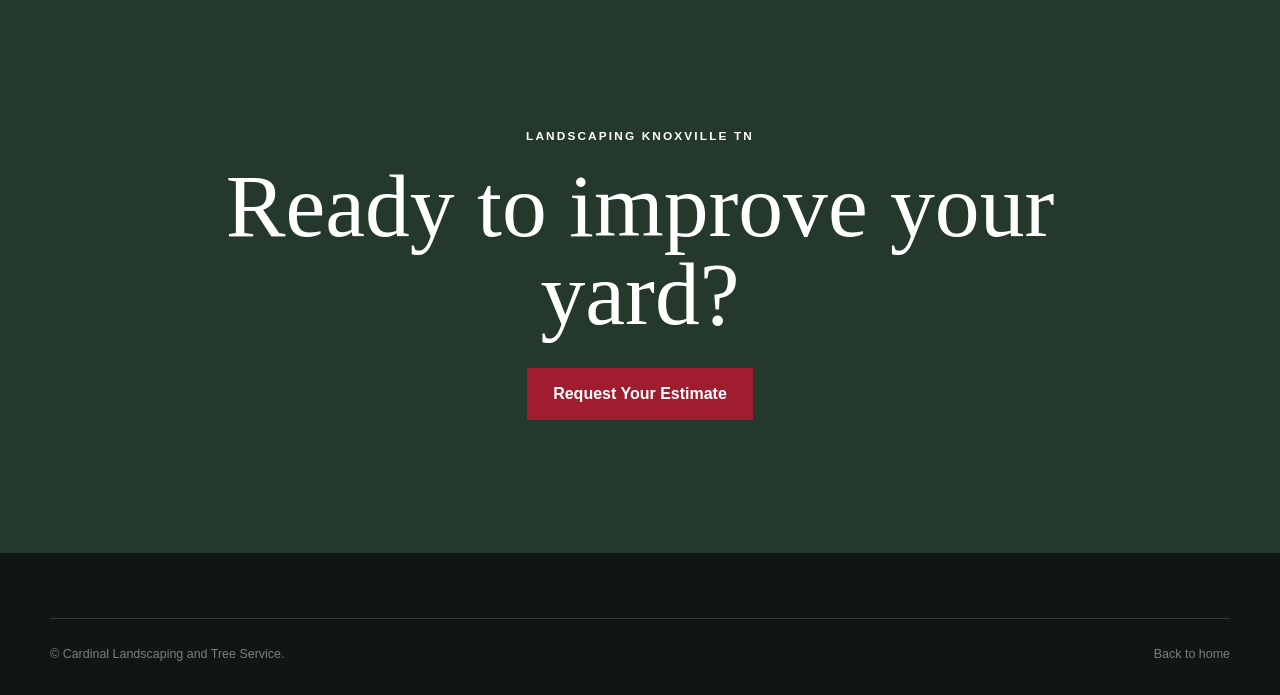
<file: landscaping-knoxville-tn.html>
<!doctype html><html lang="en"><head><meta charset="utf-8"><meta name="viewport" content="width=device-width, initial-scale=1"><title>Landscaping Knoxville TN | Cardinal Landscaping & Tree Service</title><meta name="description" content="Professional landscaping in Knoxville, TN for landscape design, bed installation, planting, mulch, cleanup, landscape renewal and outdoor improvements. Free estimates."><link rel="canonical" href="https://cardinaltreeserviceknox.com/landscaping-knoxville-tn.html"><meta name="robots" content="index,follow,max-image-preview:large"><link rel="stylesheet" href="service-pages.css"><script type="application/ld+json">{"@context":"https://schema.org","@graph":[{"@type":"Service","name":"Landscaping in Knoxville, TN","serviceType":"Landscaping, landscape renewal, planting, beds and outdoor improvements","url":"https://cardinaltreeserviceknox.com/landscaping-knoxville-tn.html","provider":{"@id":"https://cardinaltreeserviceknox.com/#business"},"areaServed":{"@type":"City","name":"Knoxville","addressRegion":"TN"}},{"@type":"BreadcrumbList","itemListElement":[{"@type":"ListItem","position":1,"name":"Home","item":"https://cardinaltreeserviceknox.com/"},{"@type":"ListItem","position":2,"name":"Landscaping Knoxville TN","item":"https://cardinaltreeserviceknox.com/landscaping-knoxville-tn.html"}]}]}</script></head><body><header class="site-header"><div class="shell nav"><a class="brand" href="index.html"><img width="320" height="320" src="images/cardinal_logo.png" alt="Cardinal Landscaping and Tree Service logo"><span class="brand-name"><strong>Cardinal Landscaping</strong><span>Knoxville, Tennessee</span></span></a><nav class="nav-links" aria-label="Main navigation"><a href="landscaping-knoxville-tn.html">Landscaping</a><a href="tree-service-knoxville-tn.html">Tree Service</a><a href="hardscaping.html">Hardscaping</a><a class="nav-call" href="contact.html">Request an Estimate</a></nav></div></header><main><section class="service-hero" style="background-image:linear-gradient(90deg,rgba(13,22,16,.86),rgba(13,22,16,.25)),url('images/project Images/cardJob1_3.jpg')"><div class="shell service-hero-content"><div class="breadcrumbs"><a href="index.html">Home</a> / Landscaping Knoxville TN</div><p class="eyebrow">Landscaping in Knoxville, Tennessee</p><h1 class="serif">Landscaping Services in Knoxville, TN</h1><p class="lead">Practical landscape improvements and complete outdoor transformations for Knoxville homeowners, from fresh beds and planting to cleanups, renewals and hardscape-ready spaces.</p><div class="hero-actions"><a class="button" href="contact.html?service=Landscaping">Request a Free Estimate</a></div></div></section><section class="overview"><div class="shell overview-grid"><div><p class="eyebrow">Local landscaping company</p><h2 class="serif">A cleaner, more useful yard starts with a plan that fits your property.</h2></div><div class="overview-copy"><p>Cardinal Landscaping and Tree Service helps Knoxville homeowners improve curb appeal, reclaim overgrown areas and create outdoor spaces that are easier to maintain and enjoy.</p><p>We handle both focused projects and broader landscape renewals, with clear communication from estimate through cleanup.</p><ul class="check-list"><li>Landscape design and renewal</li><li>Planting and bed installation</li><li>Mulch and edging</li><li>Seasonal and overgrowth cleanup</li><li>Shrub and ornamental tree care</li><li>Hardscaping and patio preparation</li></ul></div></div></section><section class="process"><div class="shell process-grid"><div><p class="eyebrow">How we work</p><h2 class="serif">Straightforward from estimate to final cleanup.</h2></div><div class="steps"><div class="step"><span>01</span><div><h3>Walk the property</h3><p>We review the problem areas, your goals and the way you want the space to function.</p></div></div><div class="step"><span>02</span><div><h3>Build the right scope</h3><p>We recommend practical improvements and provide a clear estimate before work begins.</p></div></div><div class="step"><span>03</span><div><h3>Complete and clean up</h3><p>Our crew completes the agreed work and leaves the property looking finished.</p></div></div></div></div></section><section class="faq"><div class="shell faq-grid"><div><p class="eyebrow">Landscaping FAQs</p><h2 class="serif">Common questions from Knoxville homeowners.</h2></div><div><details><summary>Do you provide free landscaping estimates in Knoxville?</summary><p>Yes. Contact Cardinal with your project details and we will arrange a time to review the property and discuss the scope.</p></details><details><summary>Can you refresh an existing landscape without starting over?</summary><p>Yes. Many projects involve removing overgrowth, redefining beds, adding plants or mulch, and improving the overall look without a complete redesign.</p></details><details><summary>Do you also handle tree and shrub work?</summary><p>Yes. We provide trimming, shaping, overgrowth removal and suitable tree-service work in addition to landscaping.</p></details></div></div></section><section class="related"><div class="shell"><p class="eyebrow">Related services</p><h2 class="serif">More ways to improve your property.</h2><div class="related-grid"><a class="related-card" href="tree-service-knoxville-tn.html"><span>Tree Service Knoxville</span></a><a class="related-card" href="hardscaping.html"><span>Hardscaping</span></a><a class="related-card" href="landscape-renewal.html"><span>Landscape Renewal</span></a></div></div></section><section class="cta"><div class="cta-inner"><p class="eyebrow">Landscaping Knoxville TN</p><h2 class="serif">Ready to improve your yard?</h2><a class="button" href="contact.html?service=Landscaping">Request Your Estimate</a></div></section></main><footer><div class="shell"><div class="copyright"><span>© Cardinal Landscaping and Tree Service.</span><span><a href="index.html">Back to home</a></span></div></div></footer><script src="site.js"></script></body></html>
</file>
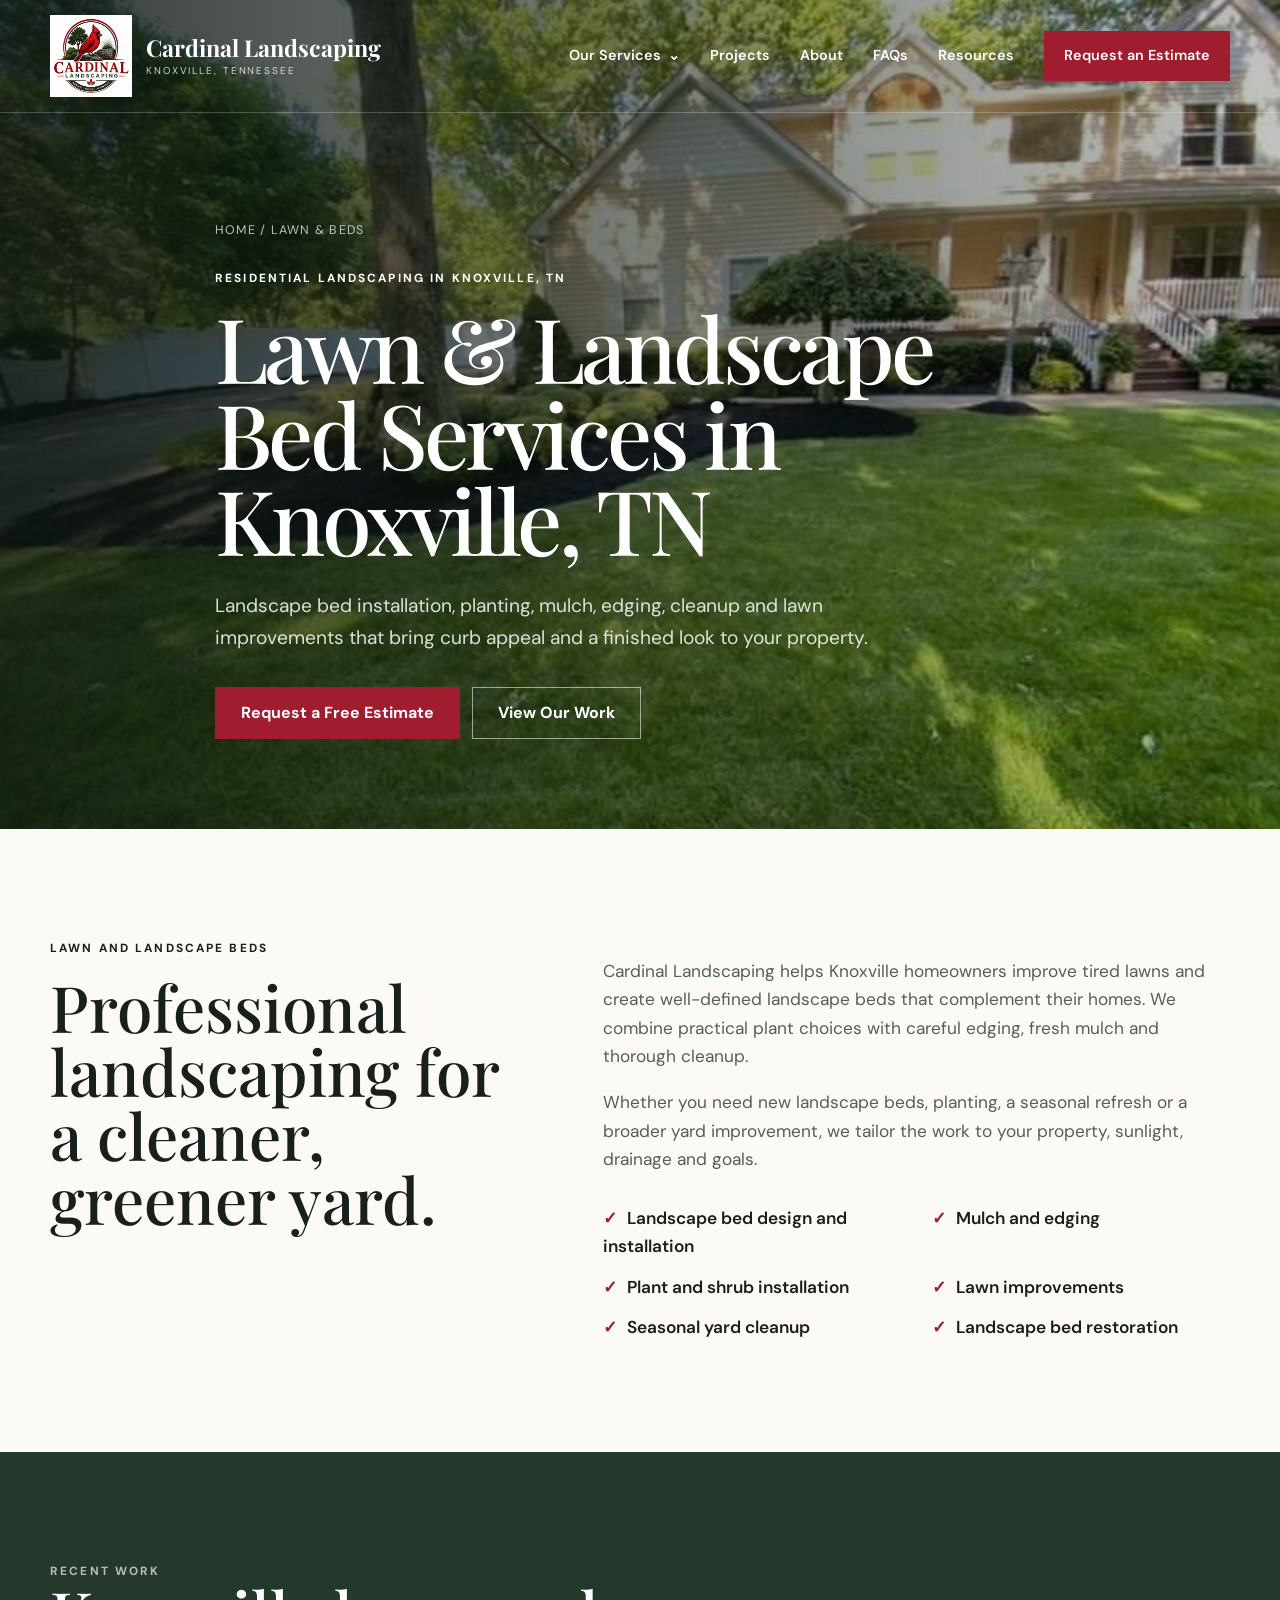
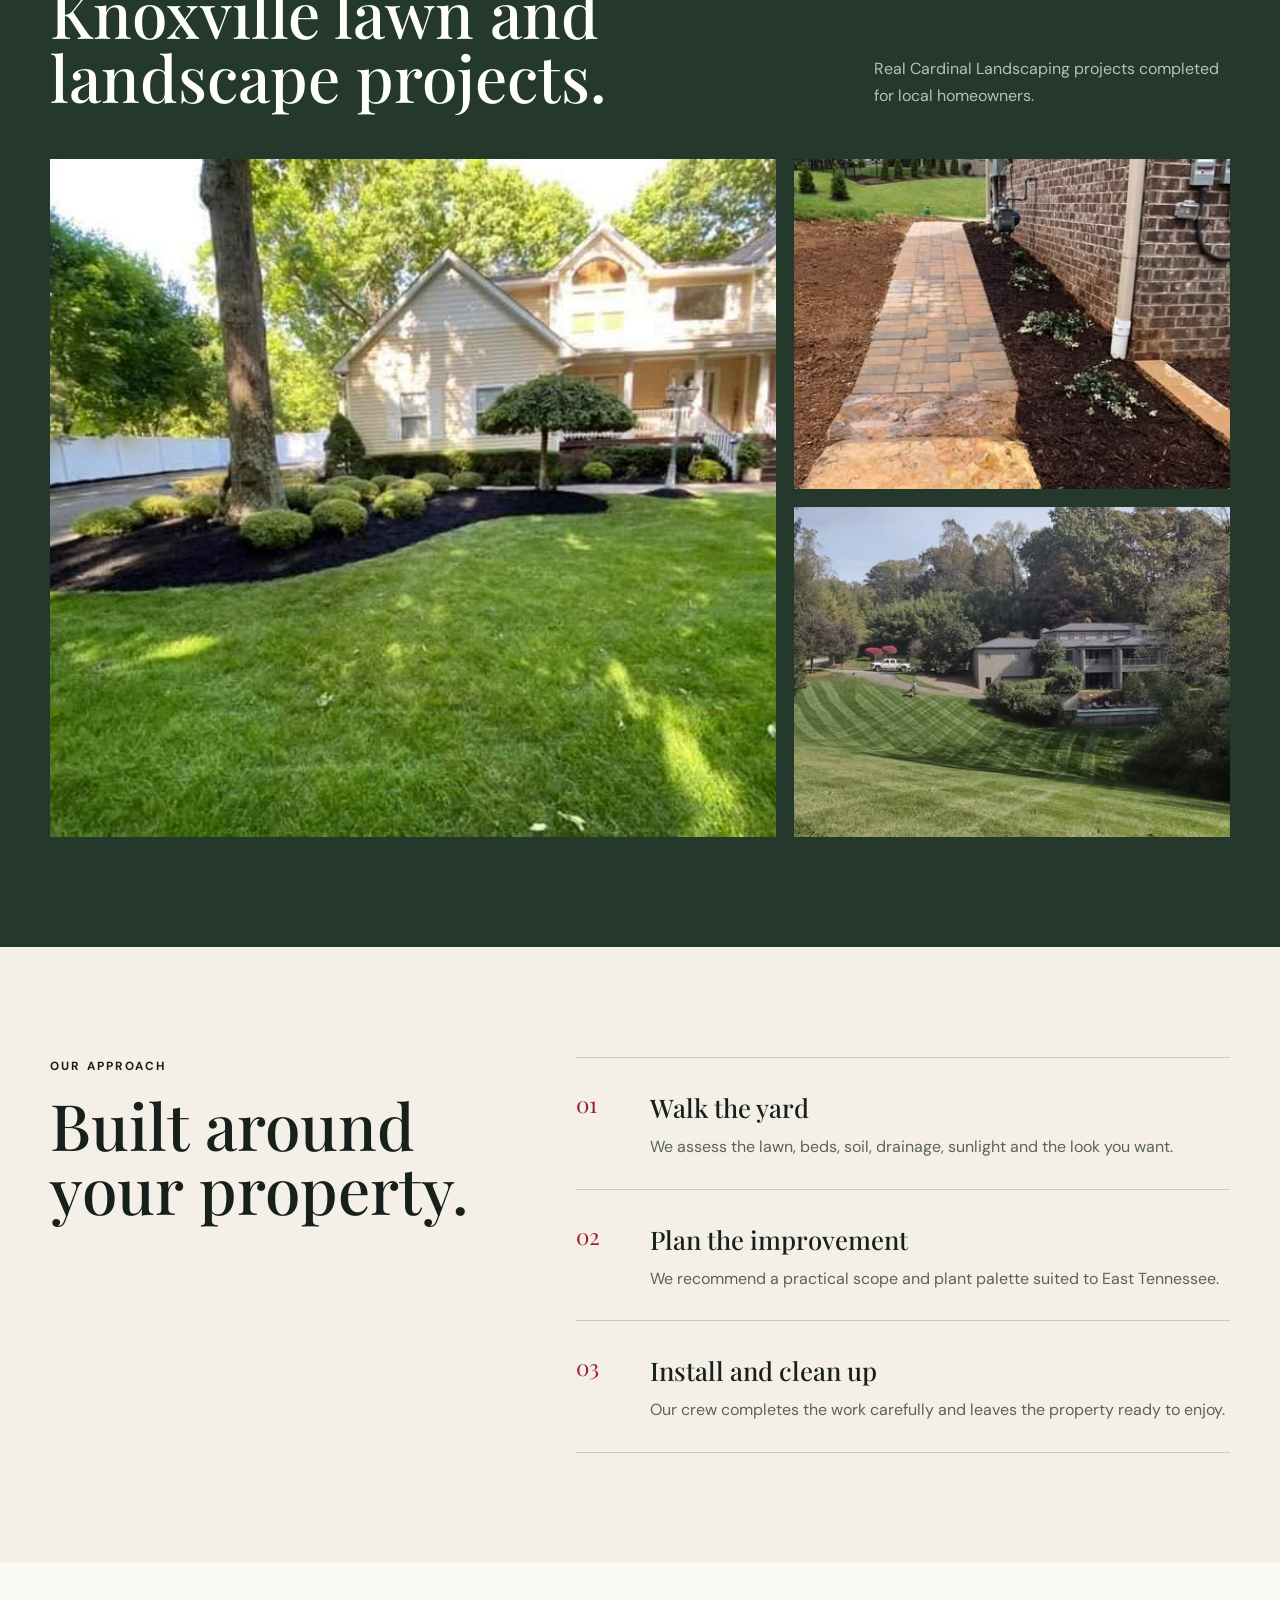
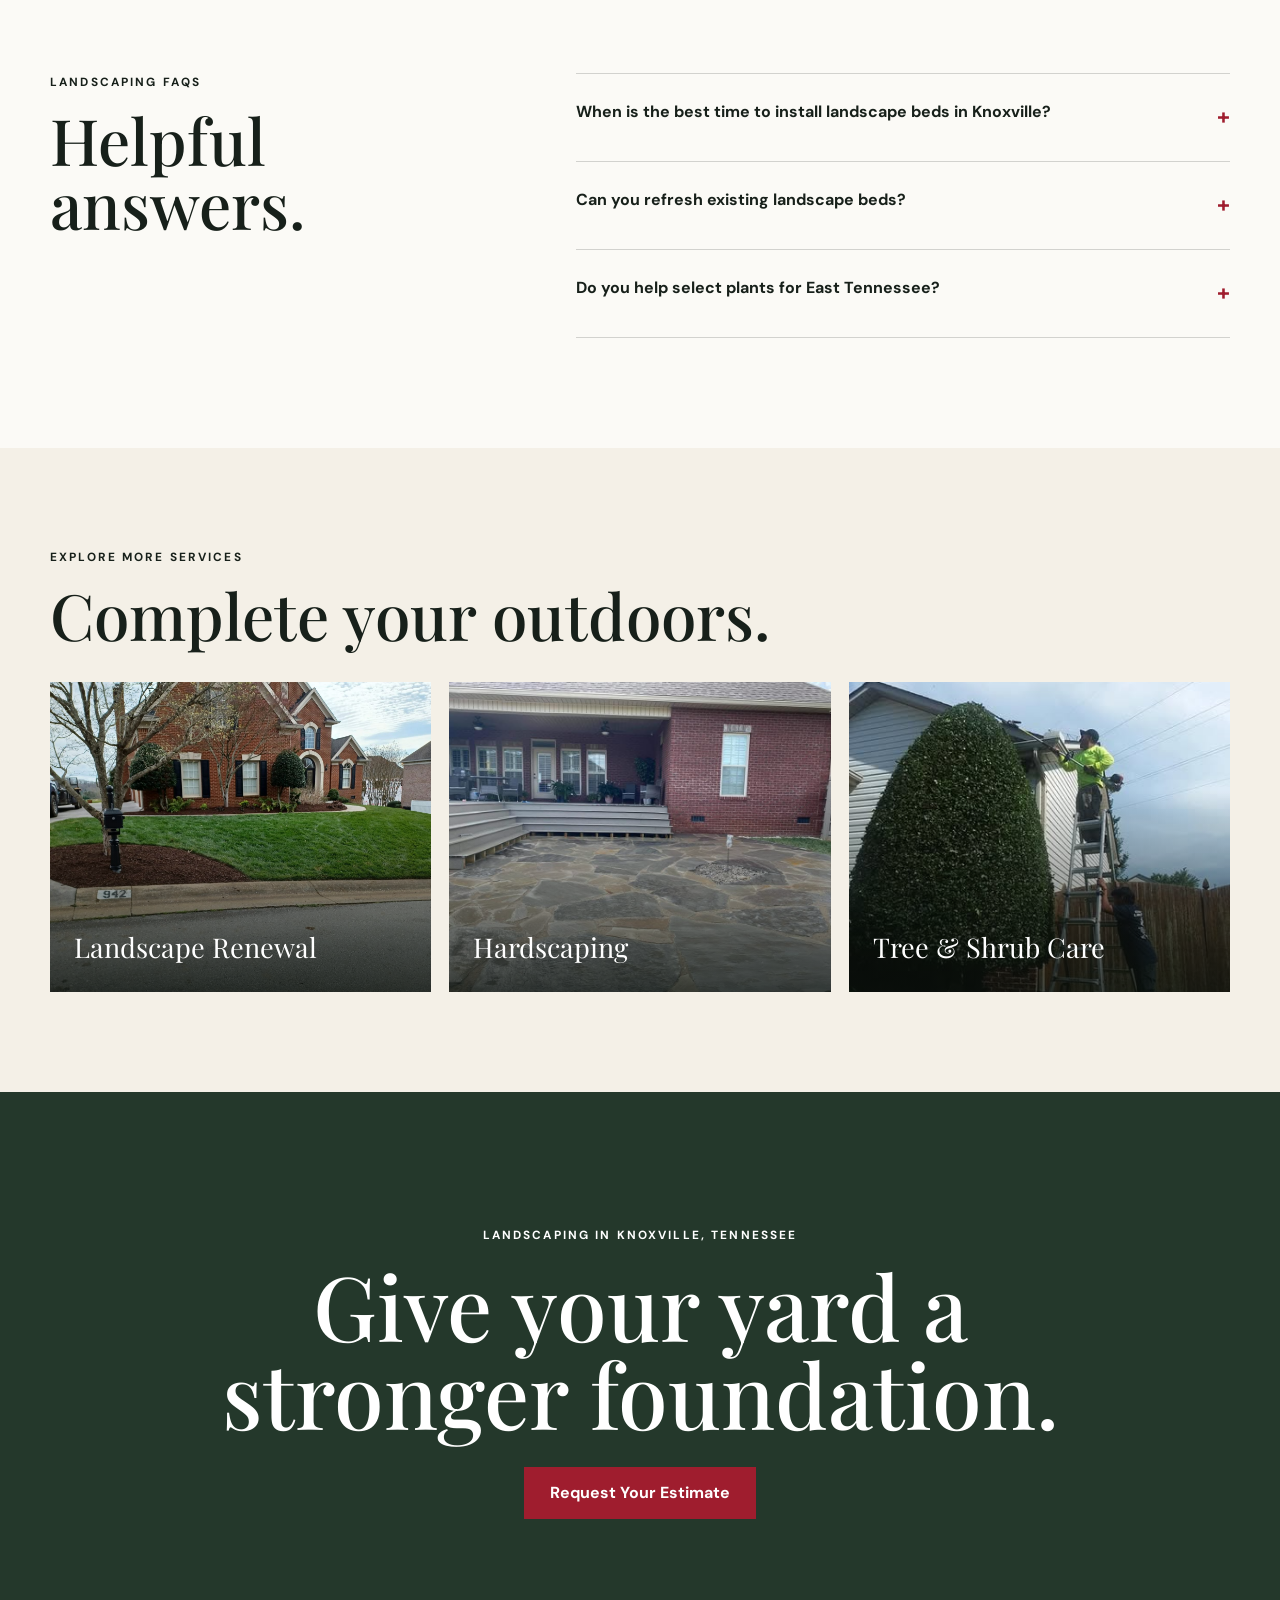
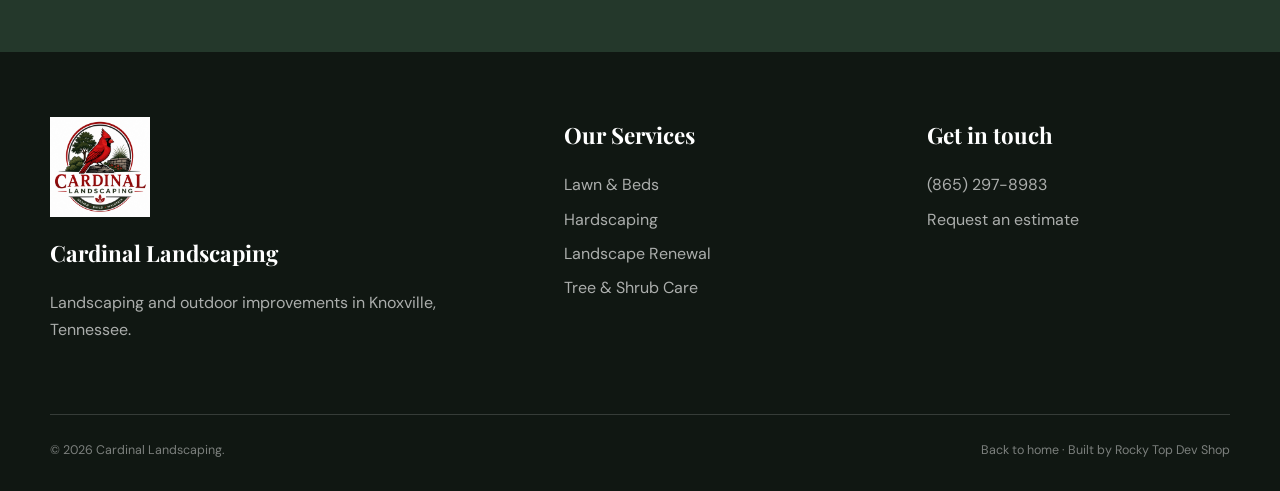
<file: lawn-and-beds.html>
<!doctype html><html lang="en"><head><!-- Google tag (gtag.js) --><script async src="https://www.googletagmanager.com/gtag/js?id=AW-18376798236"></script><script>window.dataLayer=window.dataLayer||[];function gtag(){dataLayer.push(arguments);}gtag('js',new Date());gtag('config','AW-18376798236');</script><meta charset="utf-8"><meta name="viewport" content="width=device-width, initial-scale=1"><title>Landscaping & Landscape Beds Knoxville TN | Cardinal</title><meta name="description" content="Knoxville landscaping for landscape beds, planting, mulch, edging, lawn improvements and seasonal cleanup. Request a free estimate from Cardinal Landscaping."><link rel="canonical" href="https://cardinaltreeserviceknox.com/lawn-and-beds.html"><meta name="robots" content="index,follow,max-image-preview:large"><meta property="og:type" content="website"><meta property="og:site_name" content="Cardinal Landscaping"><meta property="og:title" content="Lawn & Landscape Bed Services in Knoxville, TN"><meta property="og:description" content="Landscape beds, planting, mulch, edging, lawn improvements and cleanup for Knoxville homeowners."><meta property="og:url" content="https://cardinaltreeserviceknox.com/lawn-and-beds.html"><meta property="og:image" content="https://cardinaltreeserviceknox.com/images/project%20Images/cardJob2_1.jpg"><link rel="preconnect" href="https://fonts.googleapis.com"><link rel="preconnect" href="https://fonts.gstatic.com" crossorigin><link href="https://fonts.googleapis.com/css2?family=DM+Sans:wght@400;500;600;700&amp;family=Playfair+Display:wght@500;600&amp;display=swap" rel="stylesheet"><link rel="stylesheet" href="service-pages.css"><script type="application/ld+json">{"@context":"https://schema.org","@graph":[{"@type":"Service","@id":"https://cardinaltreeserviceknox.com/lawn-and-beds.html#service","name":"Lawn and Landscape Bed Services in Knoxville, TN","serviceType":"Landscape bed installation, planting, mulch, edging and lawn improvement","url":"https://cardinaltreeserviceknox.com/lawn-and-beds.html","provider":{"@id":"https://cardinaltreeserviceknox.com/#business"},"areaServed":{"@type":"City","name":"Knoxville","addressRegion":"TN"}},{"@type":"BreadcrumbList","itemListElement":[{"@type":"ListItem","position":1,"name":"Home","item":"https://cardinaltreeserviceknox.com/"},{"@type":"ListItem","position":2,"name":"Lawn & Landscape Beds","item":"https://cardinaltreeserviceknox.com/lawn-and-beds.html"}]}]}</script></head><body data-page="lawn-and-beds"><header class="site-header"><div class="shell nav"><a class="brand" href="index.html"><img width="320" height="320" src="images/cardinal_logo.png" alt="Cardinal Landscaping logo"><span class="brand-name"><strong>Cardinal Landscaping</strong><span>Knoxville, Tennessee</span></span></a><button class="menu-toggle" type="button" aria-label="Open navigation" aria-expanded="false">☰</button><nav class="nav-links" aria-label="Main navigation"><div class="service-menu"><button class="service-menu-button" type="button" aria-expanded="false">Our Services</button><div class="service-submenu"><a href="lawn-and-beds.html">Lawn &amp; Beds</a><a href="hardscaping.html">Hardscaping</a><a href="landscape-renewal.html">Landscape Renewal</a><a href="tree-and-shrub-care.html">Tree &amp; Shrub Care</a></div></div><a href="index.html#projects">Projects</a><a href="index.html#about">About</a><a href="index.html#faq">FAQs</a><a class="nav-call" href="contact.html">Request an Estimate</a></nav></div></header><main><section class="service-hero" style="background-image:linear-gradient(90deg,rgba(13,22,16,.84),rgba(13,22,16,.25)),url('images/project Images/cardJob2_1.jpg')"><div class="shell service-hero-content"><div class="breadcrumbs"><a href="index.html">Home</a> / Lawn &amp; Beds</div><p class="eyebrow">Residential landscaping in Knoxville, TN</p><h1 class="serif">Lawn &amp; Landscape Bed Services in Knoxville, TN</h1><p class="lead">Landscape bed installation, planting, mulch, edging, cleanup and lawn improvements that bring curb appeal and a finished look to your property.</p><div class="hero-actions"><a class="button" href="contact.html?service=Lawn%20%26%20Beds">Request a Free Estimate</a><a class="button outline" href="#gallery">View Our Work</a></div></div></section><section class="overview"><div class="shell overview-grid"><div><p class="eyebrow">Lawn and landscape beds</p><h2 class="serif">Professional landscaping for a cleaner, greener yard.</h2></div><div class="overview-copy"><p>Cardinal Landscaping helps Knoxville homeowners improve tired lawns and create well-defined landscape beds that complement their homes. We combine practical plant choices with careful edging, fresh mulch and thorough cleanup.</p><p>Whether you need new landscape beds, planting, a seasonal refresh or a broader yard improvement, we tailor the work to your property, sunlight, drainage and goals.</p><ul class="check-list"><li>Landscape bed design and installation</li><li>Mulch and edging</li><li>Plant and shrub installation</li><li>Lawn improvements</li><li>Seasonal yard cleanup</li><li>Landscape bed restoration</li></ul></div></div></section><section class="gallery" id="gallery"><div class="shell"><div class="gallery-head"><div><p class="eyebrow">Recent work</p><h2 class="serif">Knoxville lawn and landscape projects.</h2></div><p>Real Cardinal Landscaping projects completed for local homeowners.</p></div><div class="gallery-grid"><figure><img width="720" height="540" loading="lazy" src="images/project Images/cardJob2_1.jpg" alt="Green Knoxville lawn with freshly mulched landscape beds"></figure><figure><img width="414" height="414" loading="lazy" src="images/project Images/cardJob2_2.jpg" alt="Freshly edged and mulched landscape bed in Knoxville"></figure><figure><img width="414" height="414" loading="lazy" src="images/project Images/cardJob2_3.jpg" alt="Completed lawn and landscape bed improvement"></figure></div></div></section><section class="process"><div class="shell process-grid"><div><p class="eyebrow">Our approach</p><h2 class="serif">Built around your property.</h2></div><div class="steps"><div class="step"><span>01</span><div><h3>Walk the yard</h3><p>We assess the lawn, beds, soil, drainage, sunlight and the look you want.</p></div></div><div class="step"><span>02</span><div><h3>Plan the improvement</h3><p>We recommend a practical scope and plant palette suited to East Tennessee.</p></div></div><div class="step"><span>03</span><div><h3>Install and clean up</h3><p>Our crew completes the work carefully and leaves the property ready to enjoy.</p></div></div></div></div></section><section class="faq"><div class="shell faq-grid"><div><p class="eyebrow">Landscaping FAQs</p><h2 class="serif">Helpful answers.</h2></div><div><details><summary>When is the best time to install landscape beds in Knoxville?</summary><p>Spring and fall are excellent planting seasons, though many bed, mulch and cleanup projects can be completed throughout the growing season.</p></details><details><summary>Can you refresh existing landscape beds?</summary><p>Yes. We can redefine edges, remove overgrowth, refresh mulch and selectively replace plants while preserving what works.</p></details><details><summary>Do you help select plants for East Tennessee?</summary><p>Yes. We recommend plants based on sunlight, drainage, mature size, maintenance preferences and the style of your home.</p></details></div></div></section><section class="related"><div class="shell"><p class="eyebrow">Explore more services</p><h2 class="serif">Complete your outdoors.</h2><div class="related-grid"><a class="related-card" href="landscape-renewal.html"><img width="1600" height="1200" loading="lazy" src="images/project Images/cardJob1_3.jpg" alt="Landscape renewal in Knoxville"><span>Landscape Renewal</span></a><a class="related-card" href="hardscaping.html"><img width="960" height="720" loading="lazy" src="images/project Images/hardscape_new.jpg" alt="Knoxville hardscaping project"><span>Hardscaping</span></a><a class="related-card" href="tree-and-shrub-care.html"><img width="414" height="414" loading="lazy" src="images/project Images/cardJob5_1.jpg" alt="Tree and shrub trimming in Knoxville"><span>Tree &amp; Shrub Care</span></a></div></div></section><section class="cta"><div class="cta-inner"><p class="eyebrow">Landscaping in Knoxville, Tennessee</p><h2 class="serif">Give your yard a stronger foundation.</h2><a class="button" href="contact.html?service=Lawn%20%26%20Beds">Request Your Estimate</a></div></section></main><footer><div class="shell"><div class="footer-grid"><div><img width="320" height="320" class="footer-logo" loading="lazy" src="images/cardinal_logo.png" alt=""><h3>Cardinal Landscaping</h3><p>Landscaping and outdoor improvements in Knoxville, Tennessee.</p></div><div><h3>Our Services</h3><a href="lawn-and-beds.html">Lawn &amp; Beds</a><a href="hardscaping.html">Hardscaping</a><a href="landscape-renewal.html">Landscape Renewal</a><a href="tree-and-shrub-care.html">Tree &amp; Shrub Care</a></div><div><h3>Get in touch</h3><a href="tel:+18652978983">(865) 297-8983</a><a href="contact.html">Request an estimate</a></div></div><div class="copyright"><span>© <span id="year"></span> Cardinal Landscaping.</span><span><a href="index.html">Back to home</a> · <a href="https://rockytopdevshop.com/" target="_blank" rel="noopener">Built by Rocky Top Dev Shop</a></span></div></div></footer><script src="site.js"></script></body></html>
</file>
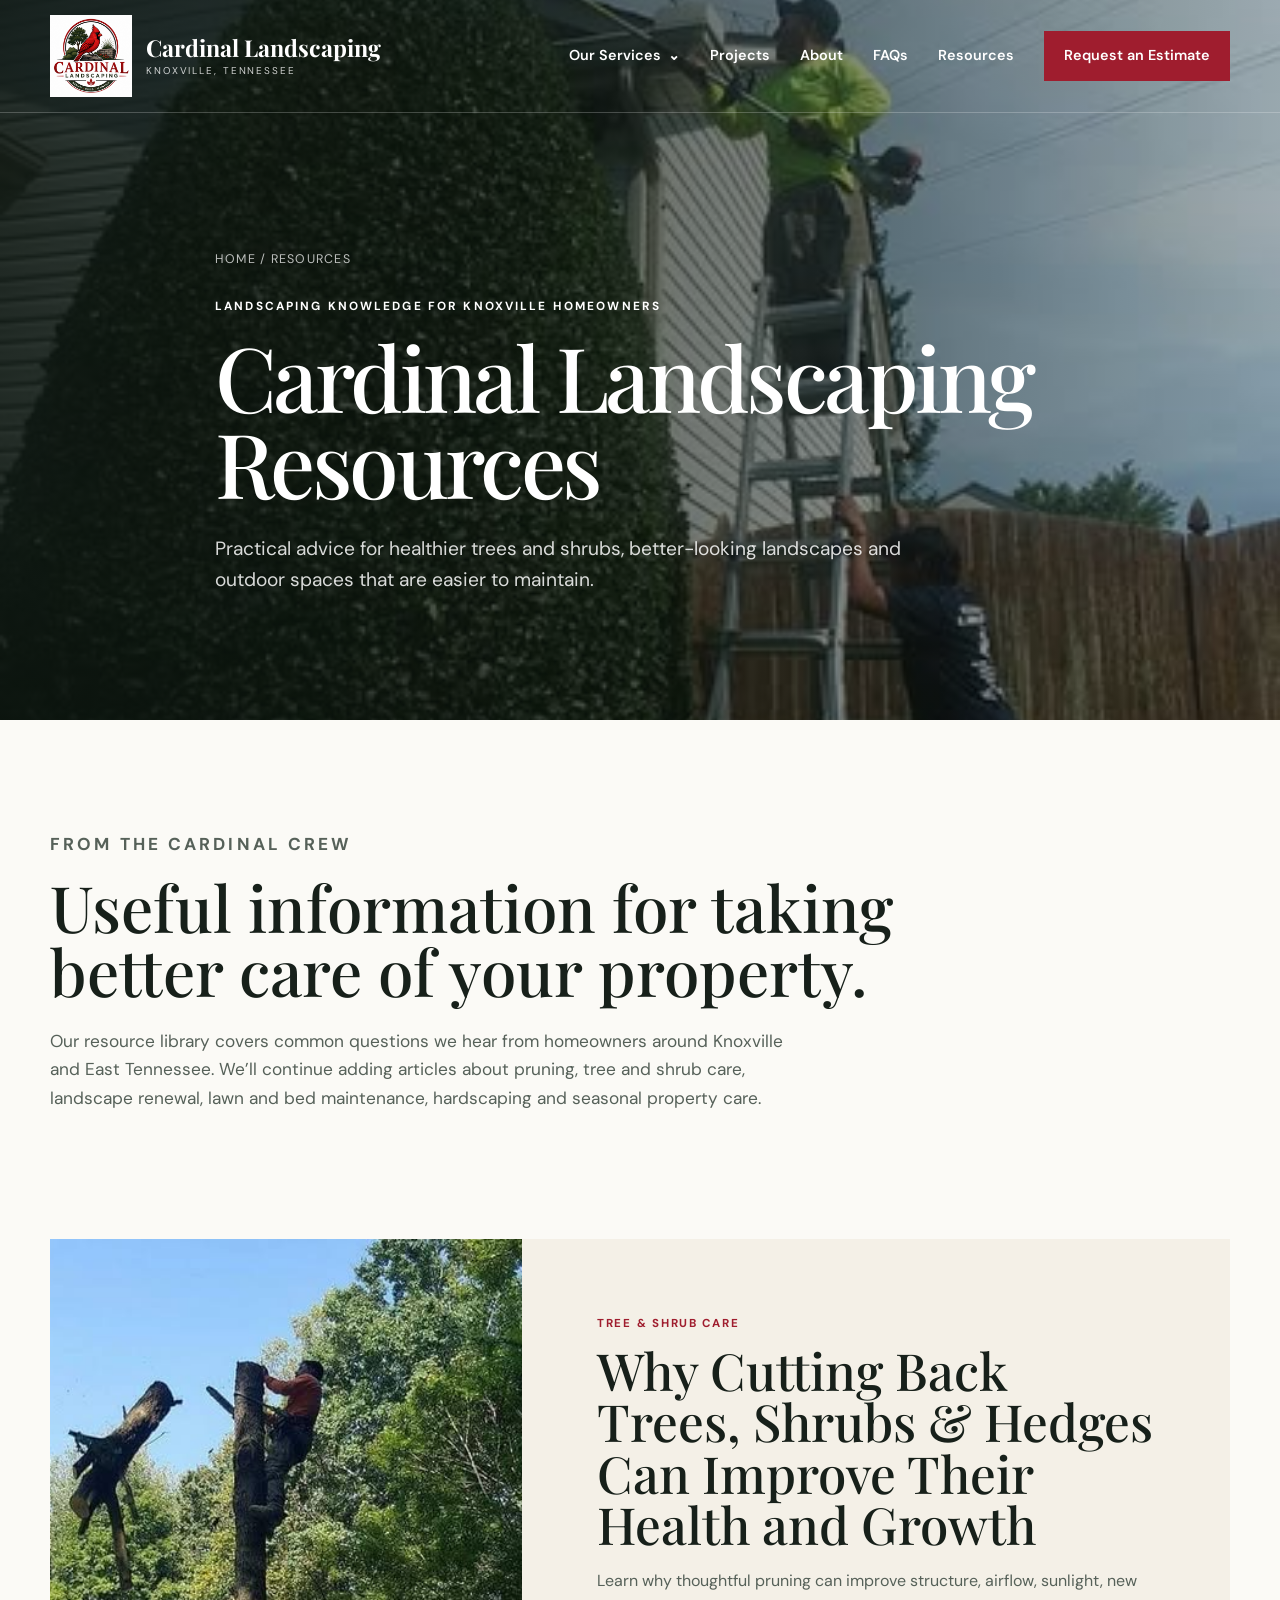
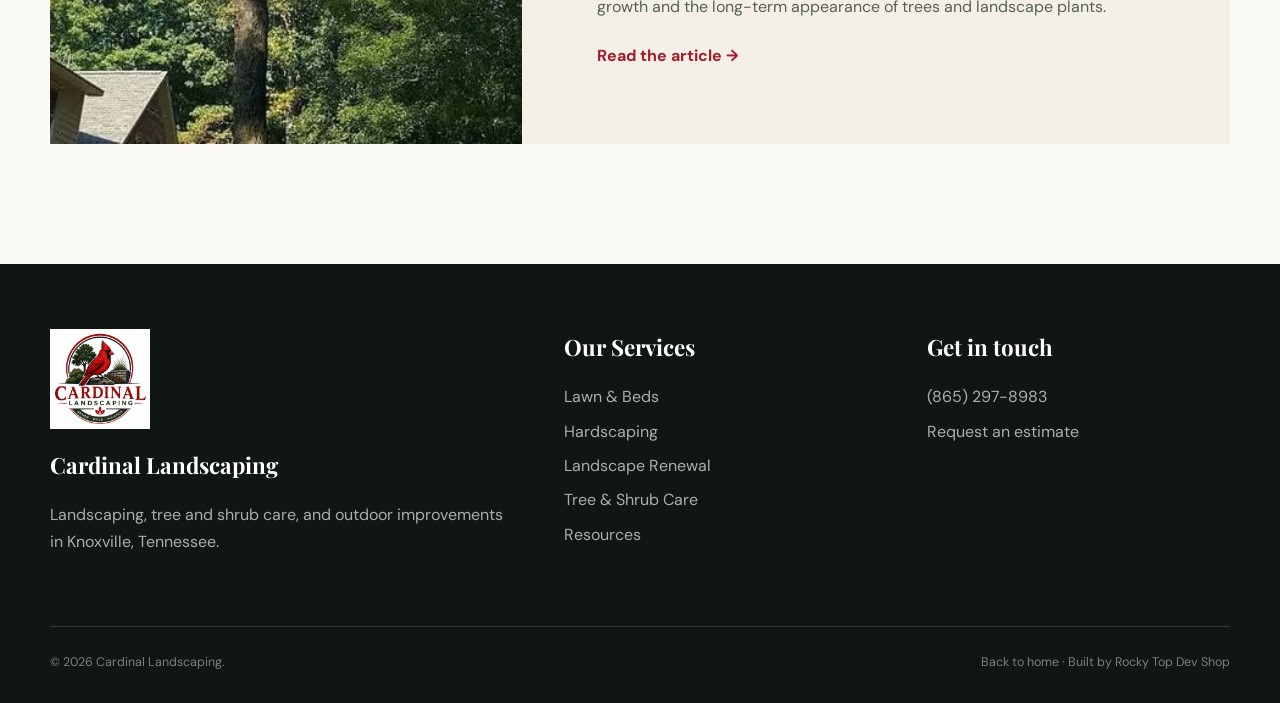
<file: resources.html>
<!doctype html>
<html lang="en">
<head>
<meta charset="utf-8"><meta name="viewport" content="width=device-width,initial-scale=1">
<title>Landscaping Resources Knoxville TN | Cardinal Landscaping</title>
<meta name="description" content="Helpful Knoxville landscaping resources from Cardinal Landscaping covering tree and shrub care, pruning, maintenance and hardscaping.">
<link rel="canonical" href="https://cardinaltreeserviceknox.com/resources.html"><meta name="robots" content="index,follow,max-image-preview:large">
<meta property="og:type" content="website"><meta property="og:site_name" content="Cardinal Landscaping"><meta property="og:title" content="Landscaping Resources | Cardinal Landscaping"><meta property="og:description" content="Practical landscaping, tree, shrub and outdoor-care information for Knoxville homeowners."><meta property="og:url" content="https://cardinaltreeserviceknox.com/resources.html"><meta property="og:image" content="https://cardinaltreeserviceknox.com/images/project%20Images/cardJob5_1.jpg">
<link rel="preconnect" href="https://fonts.googleapis.com"><link rel="preconnect" href="https://fonts.gstatic.com" crossorigin><link href="https://fonts.googleapis.com/css2?family=DM+Sans:wght@400;500;600;700&amp;family=Playfair+Display:wght@500;600&amp;display=swap" rel="stylesheet"><link rel="stylesheet" href="service-pages.css">
<style>.resource-intro{padding:110px 0;background:#fbfaf6}.resource-intro h2{max-width:850px;margin:0 0 24px;font-size:clamp(2.8rem,5vw,5rem);line-height:1}.resource-intro p{max-width:760px;color:#566159;font-size:1.08rem}.resource-list{padding:0 0 120px;background:#fbfaf6}.resource-card{display:grid;grid-template-columns:.8fr 1.2fr;min-height:430px;background:#f4f0e7;text-decoration:none;overflow:hidden}.resource-card img{width:100%;height:100%;object-fit:cover}.resource-card-copy{display:flex;flex-direction:column;justify-content:center;padding:clamp(38px,6vw,75px)}.resource-card-copy .tag{color:#9f1d2e;font-size:.72rem;font-weight:700;letter-spacing:.15em;text-transform:uppercase}.resource-card h2{margin:12px 0 18px;font-size:clamp(2.1rem,4vw,3.7rem);line-height:1}.resource-card p{margin:0 0 22px;color:#566159}.read-more{color:#9f1d2e;font-weight:700}@media(max-width:800px){.resource-card{grid-template-columns:1fr}.resource-card img{height:300px}}</style>
</head><body data-page="resources"><header class="site-header"><div class="shell nav"><a class="brand" href="index.html"><img width="320" height="320" src="images/cardinal_logo.png" alt="Cardinal Landscaping logo"><span class="brand-name"><strong>Cardinal Landscaping</strong><span>Knoxville, Tennessee</span></span></a><button class="menu-toggle" type="button" aria-label="Open navigation" aria-expanded="false">☰</button><nav class="nav-links" aria-label="Main navigation"><div class="service-menu"><button class="service-menu-button" type="button" aria-expanded="false">Our Services</button><div class="service-submenu"><a href="lawn-and-beds.html">Lawn &amp; Beds</a><a href="hardscaping.html">Hardscaping</a><a href="landscape-renewal.html">Landscape Renewal</a><a href="tree-and-shrub-care.html">Tree &amp; Shrub Care</a></div></div><a href="index.html#projects">Projects</a><a href="index.html#about">About</a><a href="index.html#faq">FAQs</a><a href="resources.html" aria-current="page">Resources</a><a class="nav-call" href="contact.html">Request an Estimate</a></nav></div></header><main><section class="service-hero" style="background-image:linear-gradient(90deg,rgba(13,22,16,.88),rgba(13,22,16,.3)),url('images/project Images/cardJob5_1.jpg')"><div class="shell service-hero-content"><div class="breadcrumbs"><a href="index.html">Home</a> / Resources</div><p class="eyebrow">Landscaping knowledge for Knoxville homeowners</p><h1 class="serif">Cardinal Landscaping Resources</h1><p class="lead">Practical advice for healthier trees and shrubs, better-looking landscapes and outdoor spaces that are easier to maintain.</p></div></section><section class="resource-intro"><div class="shell"><p class="eyebrow">From the Cardinal crew</p><h2 class="serif">Useful information for taking better care of your property.</h2><p>Our resource library covers common questions we hear from homeowners around Knoxville and East Tennessee. We’ll continue adding articles about pruning, tree and shrub care, landscape renewal, lawn and bed maintenance, hardscaping and seasonal property care.</p></div></section><section class="resource-list"><div class="shell"><a class="resource-card" href="why-pruning-trees-shrubs-helps-growth.html"><img width="414" height="414" loading="lazy" src="images/project Images/cardJob5_2.jpg" alt="Shrub and hedge pruning by Cardinal Landscaping in Knoxville Tennessee"><div class="resource-card-copy"><span class="tag">Tree &amp; Shrub Care</span><h2 class="serif">Why Cutting Back Trees, Shrubs &amp; Hedges Can Improve Their Health and Growth</h2><p>Learn why thoughtful pruning can improve structure, airflow, sunlight, new growth and the long-term appearance of trees and landscape plants.</p><span class="read-more">Read the article →</span></div></a></div></section></main><footer><div class="shell"><div class="footer-grid"><div><img width="320" height="320" class="footer-logo" loading="lazy" src="images/cardinal_logo.png" alt=""><h3>Cardinal Landscaping</h3><p>Landscaping, tree and shrub care, and outdoor improvements in Knoxville, Tennessee.</p></div><div><h3>Our Services</h3><a href="lawn-and-beds.html">Lawn &amp; Beds</a><a href="hardscaping.html">Hardscaping</a><a href="landscape-renewal.html">Landscape Renewal</a><a href="tree-and-shrub-care.html">Tree &amp; Shrub Care</a><a href="resources.html">Resources</a></div><div><h3>Get in touch</h3><a href="tel:+18652978983">(865) 297-8983</a><a href="contact.html">Request an estimate</a></div></div><div class="copyright"><span>© <span id="year"></span> Cardinal Landscaping.</span><span><a href="index.html">Back to home</a> · <a href="https://rockytopdevshop.com/" target="_blank" rel="noopener">Built by Rocky Top Dev Shop</a></span></div></div></footer><script src="site.js"></script></body></html>
</file>
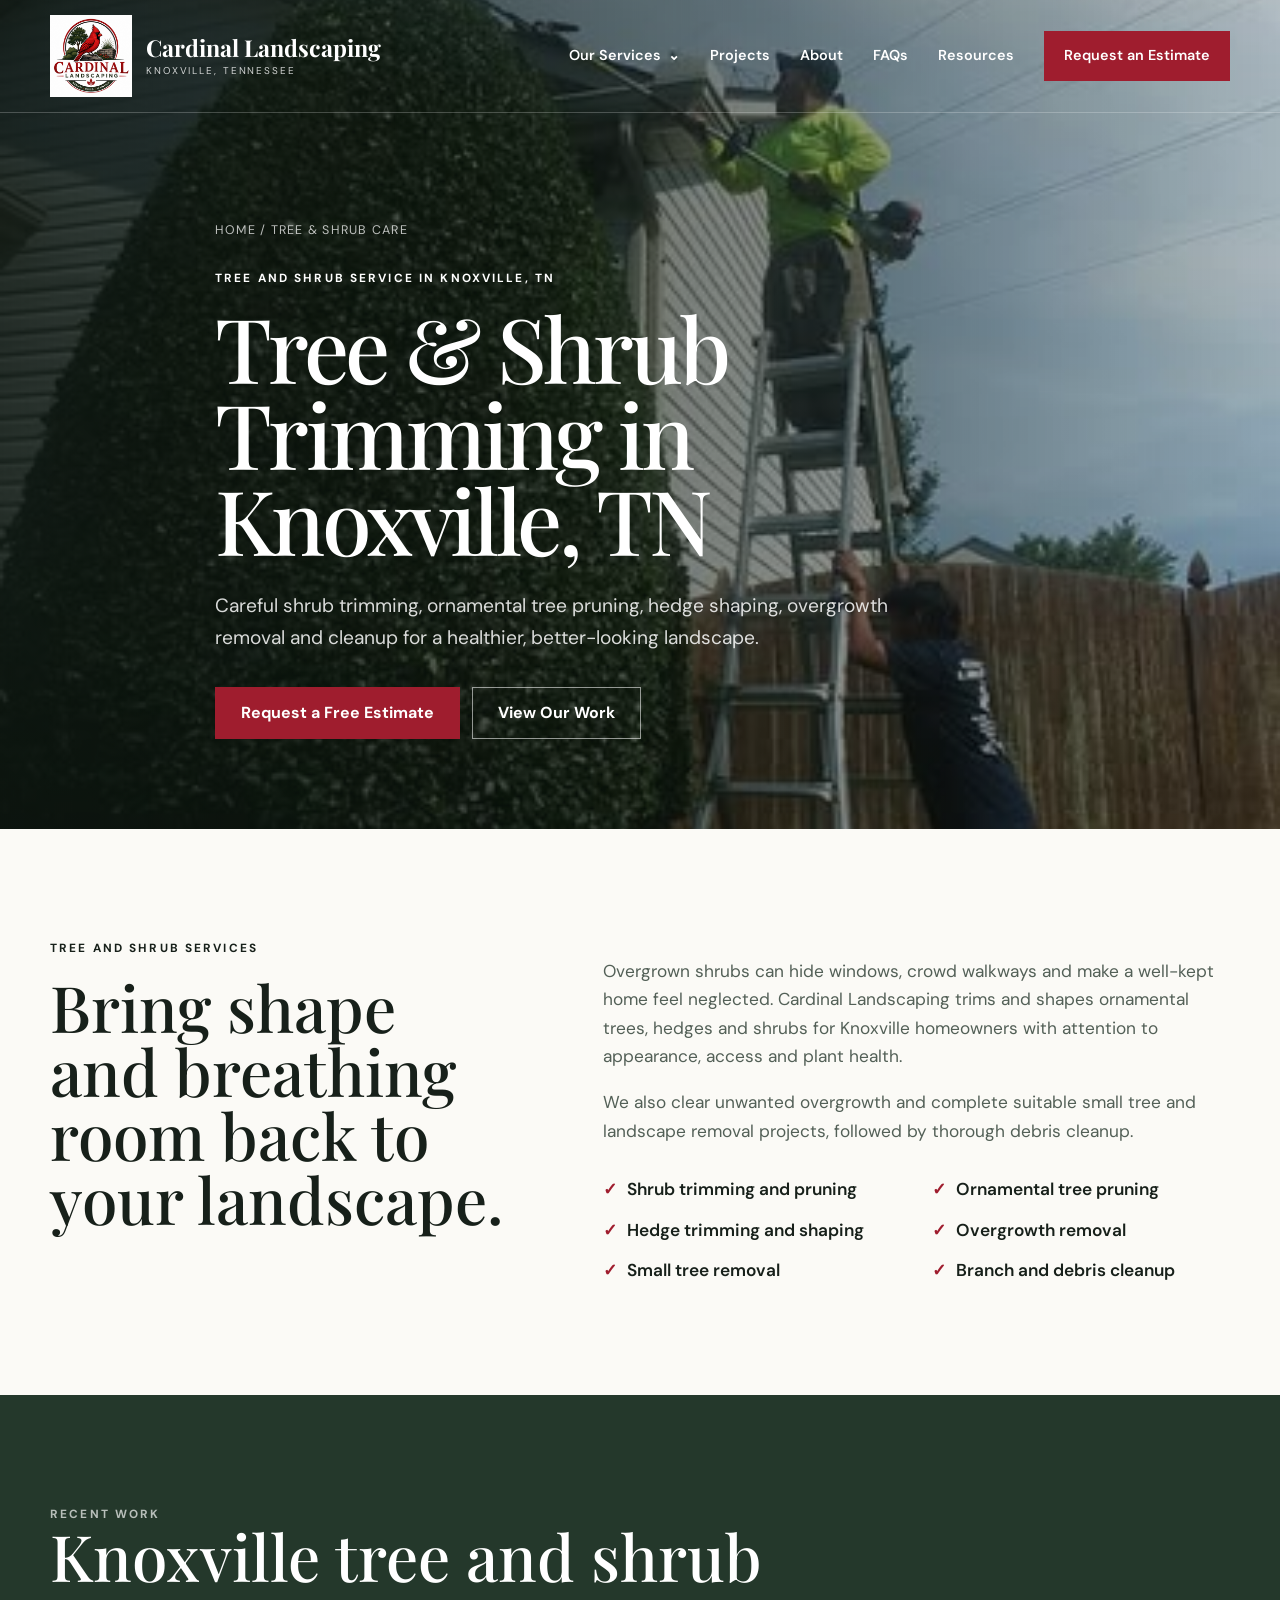
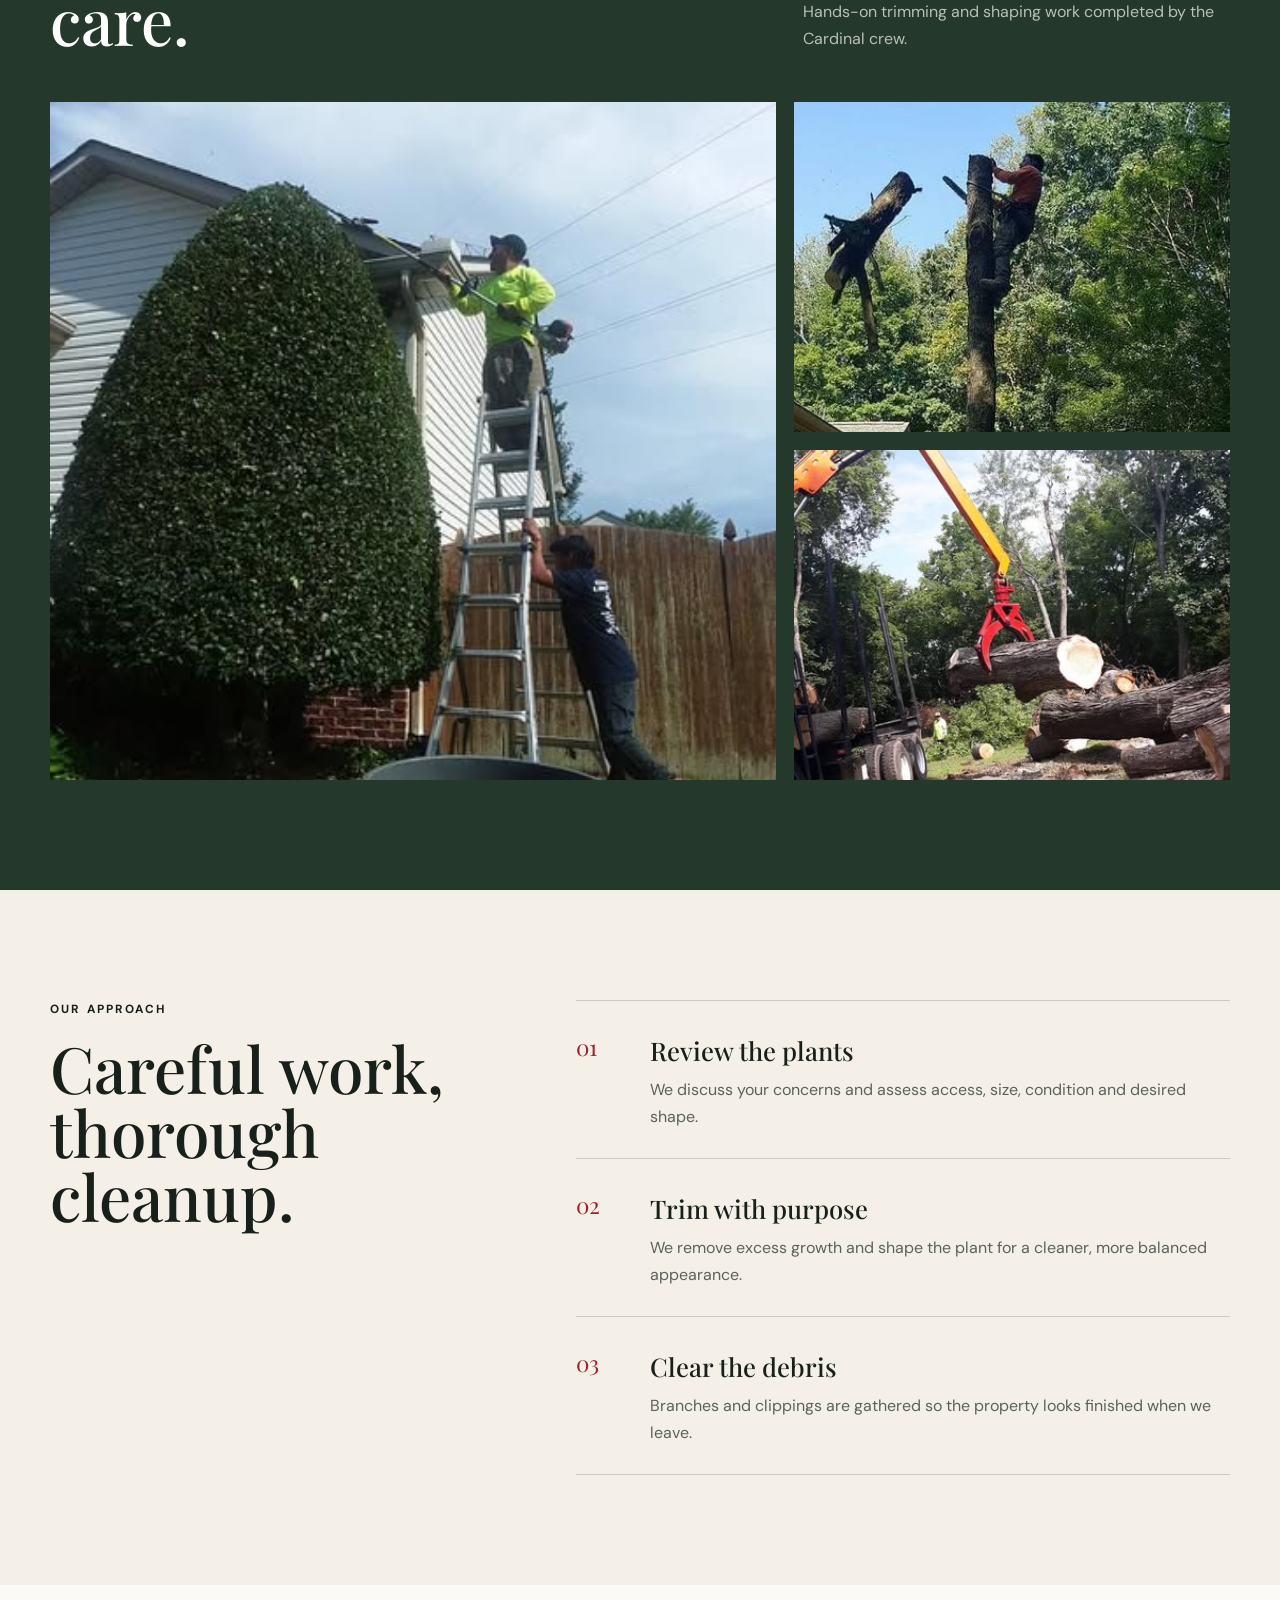
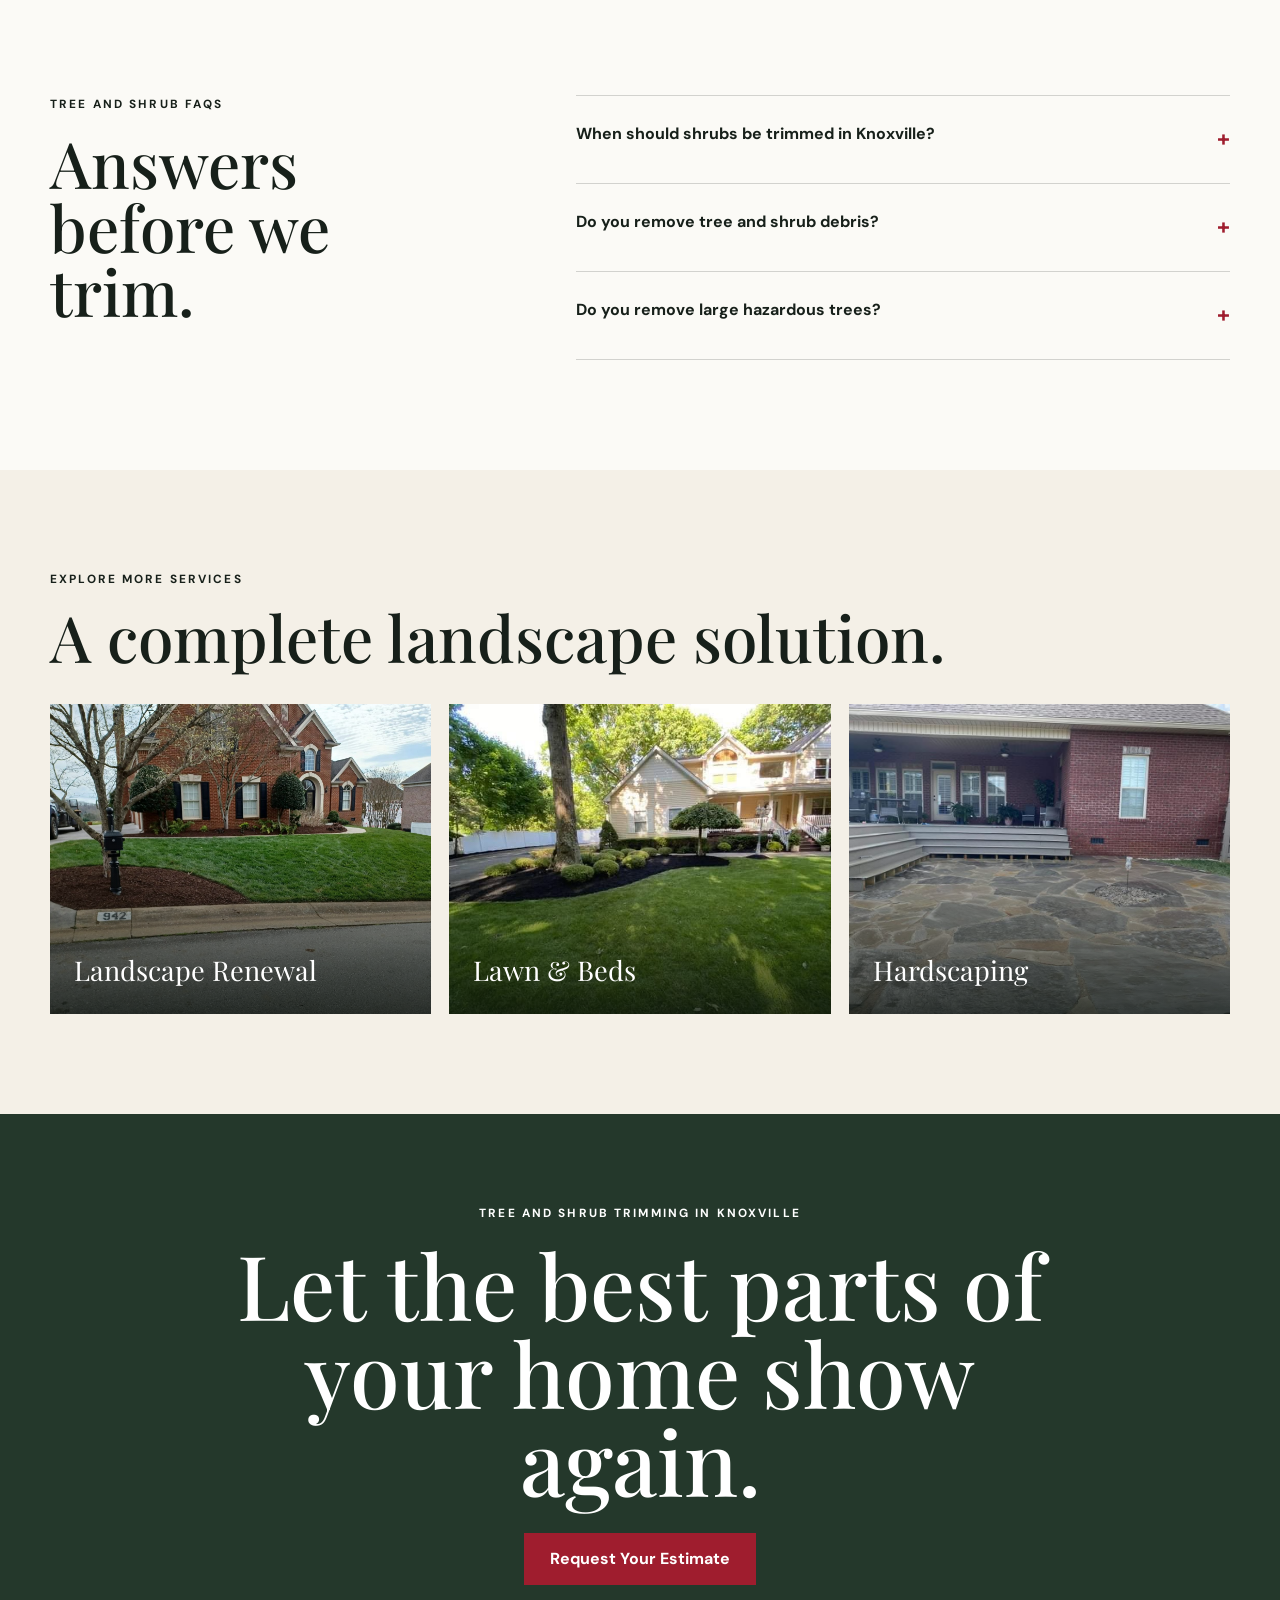
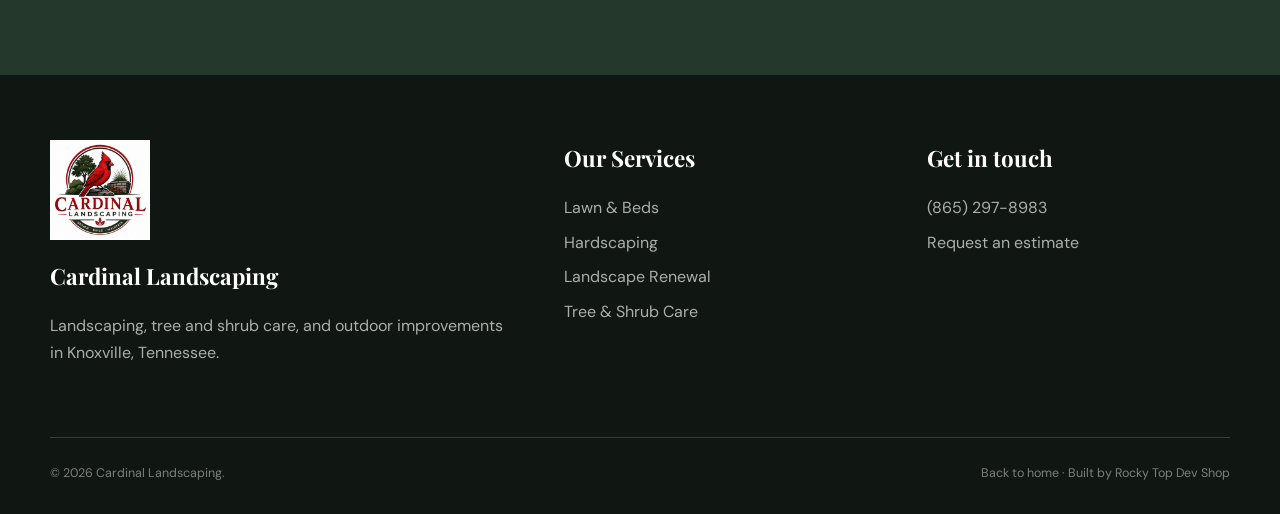
<file: tree-and-shrub-care.html>
<!doctype html><html lang="en"><head><!-- Google tag (gtag.js) --><script async src="https://www.googletagmanager.com/gtag/js?id=AW-18376798236"></script><script>window.dataLayer=window.dataLayer||[];function gtag(){dataLayer.push(arguments);}gtag('js',new Date());gtag('config','AW-18376798236');</script><meta charset="utf-8"><meta name="viewport" content="width=device-width, initial-scale=1"><title>Tree & Shrub Trimming Knoxville TN | Cardinal Landscaping</title><meta name="description" content="Tree and shrub trimming in Knoxville, TN including shrub pruning, hedge shaping, overgrowth removal, small tree removal and cleanup. Get a free estimate."><link rel="canonical" href="https://cardinaltreeserviceknox.com/tree-and-shrub-care.html"><meta name="robots" content="index,follow,max-image-preview:large"><meta property="og:type" content="website"><meta property="og:site_name" content="Cardinal Landscaping"><meta property="og:title" content="Tree & Shrub Trimming in Knoxville, TN"><meta property="og:description" content="Shrub trimming, ornamental tree pruning, hedge shaping, overgrowth removal and cleanup in Knoxville."><meta property="og:url" content="https://cardinaltreeserviceknox.com/tree-and-shrub-care.html"><meta property="og:image" content="https://cardinaltreeserviceknox.com/images/project%20Images/cardJob5_1.jpg"><link rel="preconnect" href="https://fonts.googleapis.com"><link rel="preconnect" href="https://fonts.gstatic.com" crossorigin><link href="https://fonts.googleapis.com/css2?family=DM+Sans:wght@400;500;600;700&amp;family=Playfair+Display:wght@500;600&amp;display=swap" rel="stylesheet"><link rel="stylesheet" href="service-pages.css"><script type="application/ld+json">{"@context":"https://schema.org","@graph":[{"@type":"Service","@id":"https://cardinaltreeserviceknox.com/tree-and-shrub-care.html#service","name":"Tree and Shrub Trimming in Knoxville, TN","serviceType":"Shrub trimming, ornamental tree pruning, hedge shaping and small tree removal","url":"https://cardinaltreeserviceknox.com/tree-and-shrub-care.html","provider":{"@id":"https://cardinaltreeserviceknox.com/#business"},"areaServed":{"@type":"City","name":"Knoxville","addressRegion":"TN"}},{"@type":"BreadcrumbList","itemListElement":[{"@type":"ListItem","position":1,"name":"Home","item":"https://cardinaltreeserviceknox.com/"},{"@type":"ListItem","position":2,"name":"Tree & Shrub Care","item":"https://cardinaltreeserviceknox.com/tree-and-shrub-care.html"}]}]}</script></head><body data-page="tree-and-shrub-care"><header class="site-header"><div class="shell nav"><a class="brand" href="index.html"><img width="320" height="320" src="images/cardinal_logo.png" alt="Cardinal Landscaping logo"><span class="brand-name"><strong>Cardinal Landscaping</strong><span>Knoxville, Tennessee</span></span></a><button class="menu-toggle" type="button" aria-label="Open navigation" aria-expanded="false">☰</button><nav class="nav-links" aria-label="Main navigation"><div class="service-menu"><button class="service-menu-button" type="button" aria-expanded="false">Our Services</button><div class="service-submenu"><a href="lawn-and-beds.html">Lawn &amp; Beds</a><a href="hardscaping.html">Hardscaping</a><a href="landscape-renewal.html">Landscape Renewal</a><a href="tree-and-shrub-care.html">Tree &amp; Shrub Care</a></div></div><a href="index.html#projects">Projects</a><a href="index.html#about">About</a><a href="index.html#faq">FAQs</a><a class="nav-call" href="contact.html">Request an Estimate</a></nav></div></header><main><section class="service-hero" style="background-image:linear-gradient(90deg,rgba(13,22,16,.86),rgba(13,22,16,.25)),url('images/project Images/cardJob5_1.jpg')"><div class="shell service-hero-content"><div class="breadcrumbs"><a href="index.html">Home</a> / Tree &amp; Shrub Care</div><p class="eyebrow">Tree and shrub service in Knoxville, TN</p><h1 class="serif">Tree &amp; Shrub Trimming in Knoxville, TN</h1><p class="lead">Careful shrub trimming, ornamental tree pruning, hedge shaping, overgrowth removal and cleanup for a healthier, better-looking landscape.</p><div class="hero-actions"><a class="button" href="contact.html?service=Tree%20%26%20Shrub%20Care">Request a Free Estimate</a><a class="button outline" href="#gallery">View Our Work</a></div></div></section><section class="overview"><div class="shell overview-grid"><div><p class="eyebrow">Tree and shrub services</p><h2 class="serif">Bring shape and breathing room back to your landscape.</h2></div><div class="overview-copy"><p>Overgrown shrubs can hide windows, crowd walkways and make a well-kept home feel neglected. Cardinal Landscaping trims and shapes ornamental trees, hedges and shrubs for Knoxville homeowners with attention to appearance, access and plant health.</p><p>We also clear unwanted overgrowth and complete suitable small tree and landscape removal projects, followed by thorough debris cleanup.</p><ul class="check-list"><li>Shrub trimming and pruning</li><li>Ornamental tree pruning</li><li>Hedge trimming and shaping</li><li>Overgrowth removal</li><li>Small tree removal</li><li>Branch and debris cleanup</li></ul></div></div></section><section class="gallery" id="gallery"><div class="shell"><div class="gallery-head"><div><p class="eyebrow">Recent work</p><h2 class="serif">Knoxville tree and shrub care.</h2></div><p>Hands-on trimming and shaping work completed by the Cardinal crew.</p></div><div class="gallery-grid"><figure><img width="414" height="414" loading="lazy" src="images/project Images/cardJob5_1.jpg" alt="Cardinal Landscaping crew trimming a tall shrub in Knoxville Tennessee"></figure><figure><img width="414" height="414" loading="lazy" src="images/project Images/cardJob5_2.jpg" alt="Professional shrub and hedge shaping beside a Knoxville home"></figure><figure><img width="409" height="414" loading="lazy" src="images/project Images/cardJob5_3.jpg" alt="Completed tree and shrub trimming project in Knoxville"></figure></div></div></section><section class="process"><div class="shell process-grid"><div><p class="eyebrow">Our approach</p><h2 class="serif">Careful work, thorough cleanup.</h2></div><div class="steps"><div class="step"><span>01</span><div><h3>Review the plants</h3><p>We discuss your concerns and assess access, size, condition and desired shape.</p></div></div><div class="step"><span>02</span><div><h3>Trim with purpose</h3><p>We remove excess growth and shape the plant for a cleaner, more balanced appearance.</p></div></div><div class="step"><span>03</span><div><h3>Clear the debris</h3><p>Branches and clippings are gathered so the property looks finished when we leave.</p></div></div></div></div></section><section class="faq"><div class="shell faq-grid"><div><p class="eyebrow">Tree and shrub FAQs</p><h2 class="serif">Answers before we trim.</h2></div><div><details><summary>When should shrubs be trimmed in Knoxville?</summary><p>Timing varies by plant species and whether it flowers on old or new growth. We consider the plant and season before recommending work.</p></details><details><summary>Do you remove tree and shrub debris?</summary><p>Yes. Cleanup and removal of normal trimming debris are included in the agreed project scope.</p></details><details><summary>Do you remove large hazardous trees?</summary><p>Our services focus on landscape trees, shrubs, trimming and suitable removals. Large or hazardous trees may require a specialized tree service; we will be direct if a project falls outside our scope.</p></details></div></div></section><section class="related"><div class="shell"><p class="eyebrow">Explore more services</p><h2 class="serif">A complete landscape solution.</h2><div class="related-grid"><a class="related-card" href="landscape-renewal.html"><img width="1600" height="1200" loading="lazy" src="images/project Images/cardJob1_3.jpg" alt="Landscape renewal in Knoxville"><span>Landscape Renewal</span></a><a class="related-card" href="lawn-and-beds.html"><img width="720" height="540" loading="lazy" src="images/project Images/cardJob2_1.jpg" alt="Lawn and landscape bed service in Knoxville"><span>Lawn &amp; Beds</span></a><a class="related-card" href="hardscaping.html"><img width="960" height="720" loading="lazy" src="images/project Images/hardscape_new.jpg" alt="Hardscaping and patio project in Knoxville"><span>Hardscaping</span></a></div></div></section><section class="cta"><div class="cta-inner"><p class="eyebrow">Tree and shrub trimming in Knoxville</p><h2 class="serif">Let the best parts of your home show again.</h2><a class="button" href="contact.html?service=Tree%20%26%20Shrub%20Care">Request Your Estimate</a></div></section></main><footer><div class="shell"><div class="footer-grid"><div><img width="320" height="320" class="footer-logo" loading="lazy" src="images/cardinal_logo.png" alt=""><h3>Cardinal Landscaping</h3><p>Landscaping, tree and shrub care, and outdoor improvements in Knoxville, Tennessee.</p></div><div><h3>Our Services</h3><a href="lawn-and-beds.html">Lawn &amp; Beds</a><a href="hardscaping.html">Hardscaping</a><a href="landscape-renewal.html">Landscape Renewal</a><a href="tree-and-shrub-care.html">Tree &amp; Shrub Care</a></div><div><h3>Get in touch</h3><a href="tel:+18652978983">(865) 297-8983</a><a href="contact.html">Request an estimate</a></div></div><div class="copyright"><span>© <span id="year"></span> Cardinal Landscaping.</span><span><a href="index.html">Back to home</a> · <a href="https://rockytopdevshop.com/" target="_blank" rel="noopener">Built by Rocky Top Dev Shop</a></span></div></div></footer><script src="site.js"></script></body></html>
</file>
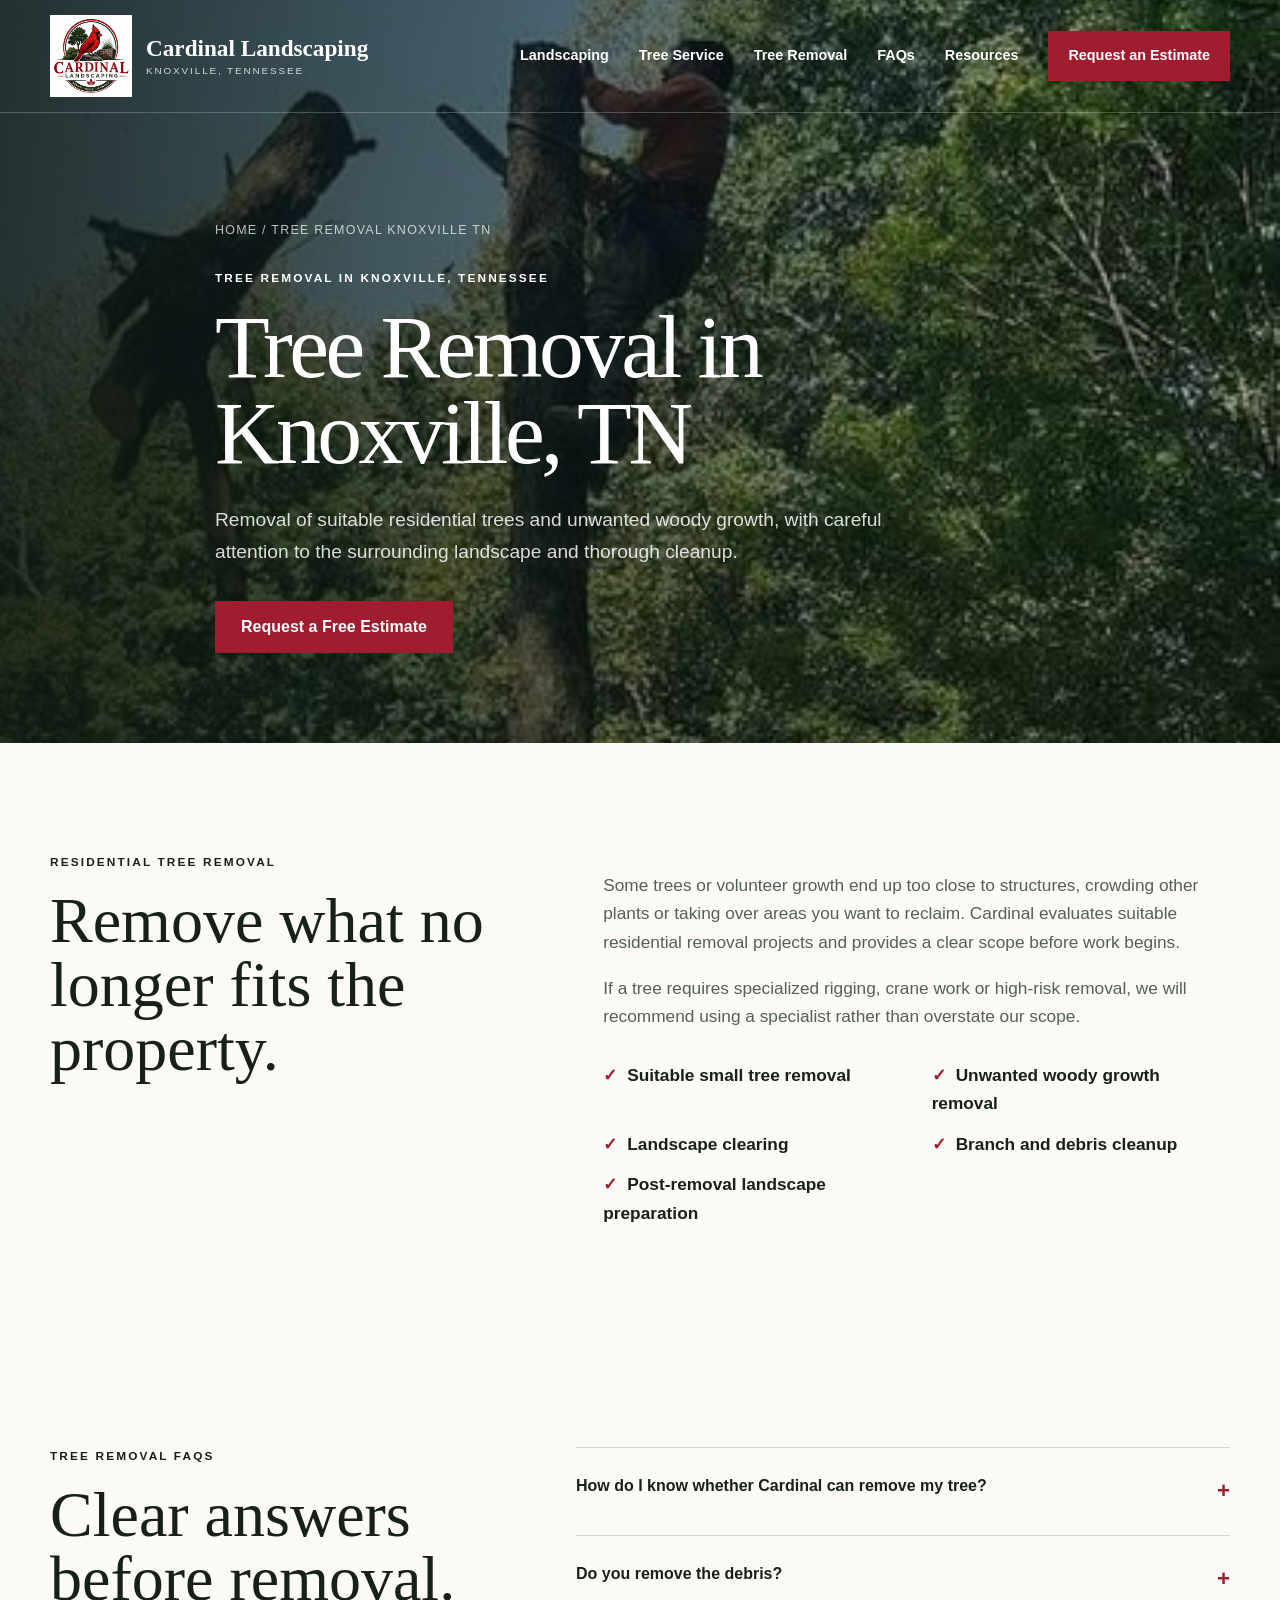
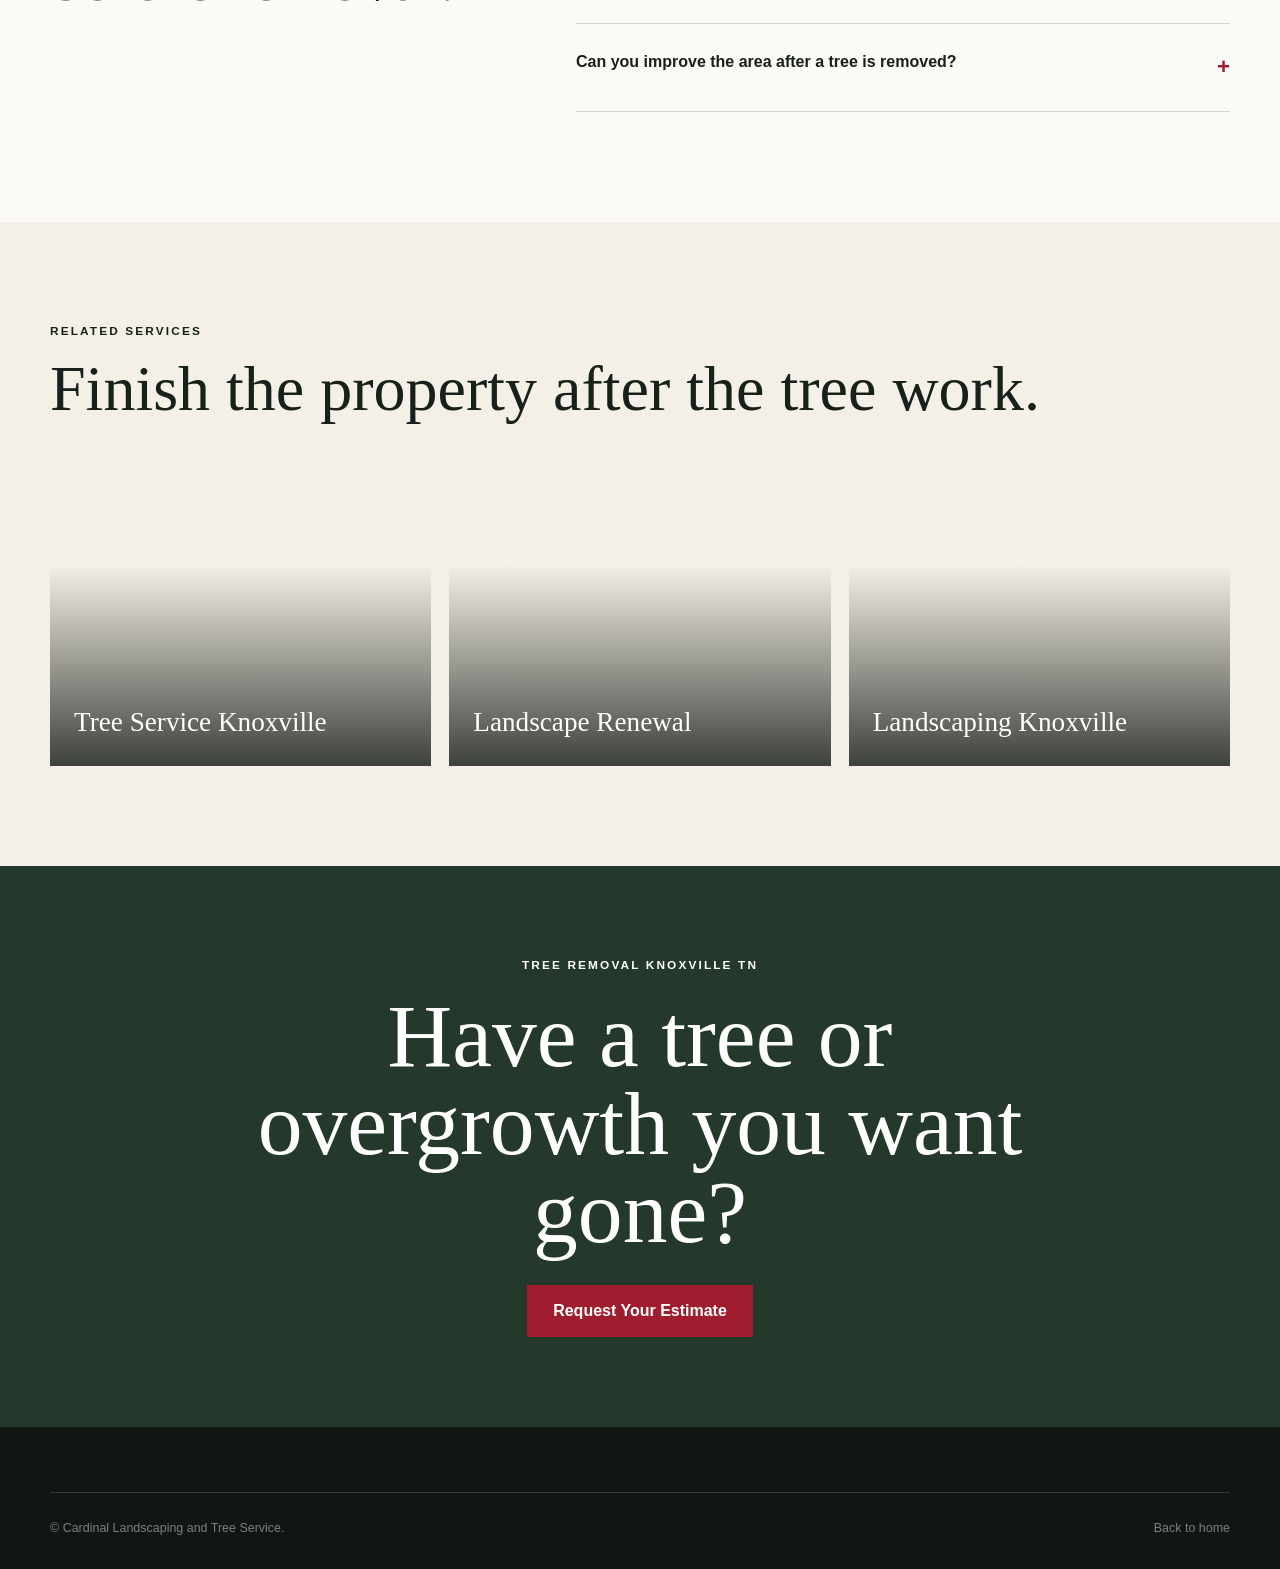
<file: tree-removal-knoxville-tn.html>
<!doctype html><html lang="en"><head><meta charset="utf-8"><meta name="viewport" content="width=device-width, initial-scale=1"><title>Tree Removal Knoxville TN | Cardinal Landscaping & Tree Service</title><meta name="description" content="Tree removal in Knoxville, TN for suitable residential trees, unwanted growth, landscape clearing and cleanup. Contact Cardinal for a free estimate."><link rel="canonical" href="https://cardinaltreeserviceknox.com/tree-removal-knoxville-tn.html"><meta name="robots" content="index,follow,max-image-preview:large"><link rel="stylesheet" href="service-pages.css"><script type="application/ld+json">{"@context":"https://schema.org","@type":"Service","name":"Tree Removal in Knoxville, TN","serviceType":"Residential tree removal, unwanted growth removal and cleanup","url":"https://cardinaltreeserviceknox.com/tree-removal-knoxville-tn.html","provider":{"@id":"https://cardinaltreeserviceknox.com/#business"},"areaServed":{"@type":"City","name":"Knoxville","addressRegion":"TN"}}</script></head><body><header class="site-header"><div class="shell nav"><a class="brand" href="index.html"><img width="320" height="320" src="images/cardinal_logo.png" alt="Cardinal Landscaping and Tree Service logo"><span class="brand-name"><strong>Cardinal Landscaping</strong><span>Knoxville, Tennessee</span></span></a><nav class="nav-links" aria-label="Main navigation"><a href="landscaping-knoxville-tn.html">Landscaping</a><a href="tree-service-knoxville-tn.html">Tree Service</a><a href="tree-removal-knoxville-tn.html">Tree Removal</a><a class="nav-call" href="contact.html">Request an Estimate</a></nav></div></header><main><section class="service-hero" style="background-image:linear-gradient(90deg,rgba(13,22,16,.86),rgba(13,22,16,.25)),url('images/project Images/cardJob5_2.jpg')"><div class="shell service-hero-content"><div class="breadcrumbs"><a href="index.html">Home</a> / Tree Removal Knoxville TN</div><p class="eyebrow">Tree removal in Knoxville, Tennessee</p><h1 class="serif">Tree Removal in Knoxville, TN</h1><p class="lead">Removal of suitable residential trees and unwanted woody growth, with careful attention to the surrounding landscape and thorough cleanup.</p><div class="hero-actions"><a class="button" href="contact.html?service=Tree%20Removal">Request a Free Estimate</a></div></div></section><section class="overview"><div class="shell overview-grid"><div><p class="eyebrow">Residential tree removal</p><h2 class="serif">Remove what no longer fits the property.</h2></div><div class="overview-copy"><p>Some trees or volunteer growth end up too close to structures, crowding other plants or taking over areas you want to reclaim. Cardinal evaluates suitable residential removal projects and provides a clear scope before work begins.</p><p>If a tree requires specialized rigging, crane work or high-risk removal, we will recommend using a specialist rather than overstate our scope.</p><ul class="check-list"><li>Suitable small tree removal</li><li>Unwanted woody growth removal</li><li>Landscape clearing</li><li>Branch and debris cleanup</li><li>Post-removal landscape preparation</li></ul></div></div></section><section class="faq"><div class="shell faq-grid"><div><p class="eyebrow">Tree removal FAQs</p><h2 class="serif">Clear answers before removal.</h2></div><div><details><summary>How do I know whether Cardinal can remove my tree?</summary><p>Send us the address, photos if available, and a description of the tree. We can quickly determine whether it fits our scope or requires a specialized tree-removal contractor.</p></details><details><summary>Do you remove the debris?</summary><p>Debris removal and cleanup can be included in the agreed estimate so you know what to expect before work starts.</p></details><details><summary>Can you improve the area after a tree is removed?</summary><p>Yes. Because Cardinal also provides landscaping, we can discuss cleanup, bed renewal, planting or other improvements after suitable removals.</p></details></div></div></section><section class="related"><div class="shell"><p class="eyebrow">Related services</p><h2 class="serif">Finish the property after the tree work.</h2><div class="related-grid"><a class="related-card" href="tree-service-knoxville-tn.html"><span>Tree Service Knoxville</span></a><a class="related-card" href="landscape-renewal.html"><span>Landscape Renewal</span></a><a class="related-card" href="landscaping-knoxville-tn.html"><span>Landscaping Knoxville</span></a></div></div></section><section class="cta"><div class="cta-inner"><p class="eyebrow">Tree Removal Knoxville TN</p><h2 class="serif">Have a tree or overgrowth you want gone?</h2><a class="button" href="contact.html?service=Tree%20Removal">Request Your Estimate</a></div></section></main><footer><div class="shell"><div class="copyright"><span>© Cardinal Landscaping and Tree Service.</span><span><a href="index.html">Back to home</a></span></div></div></footer><script src="site.js"></script></body></html>
</file>
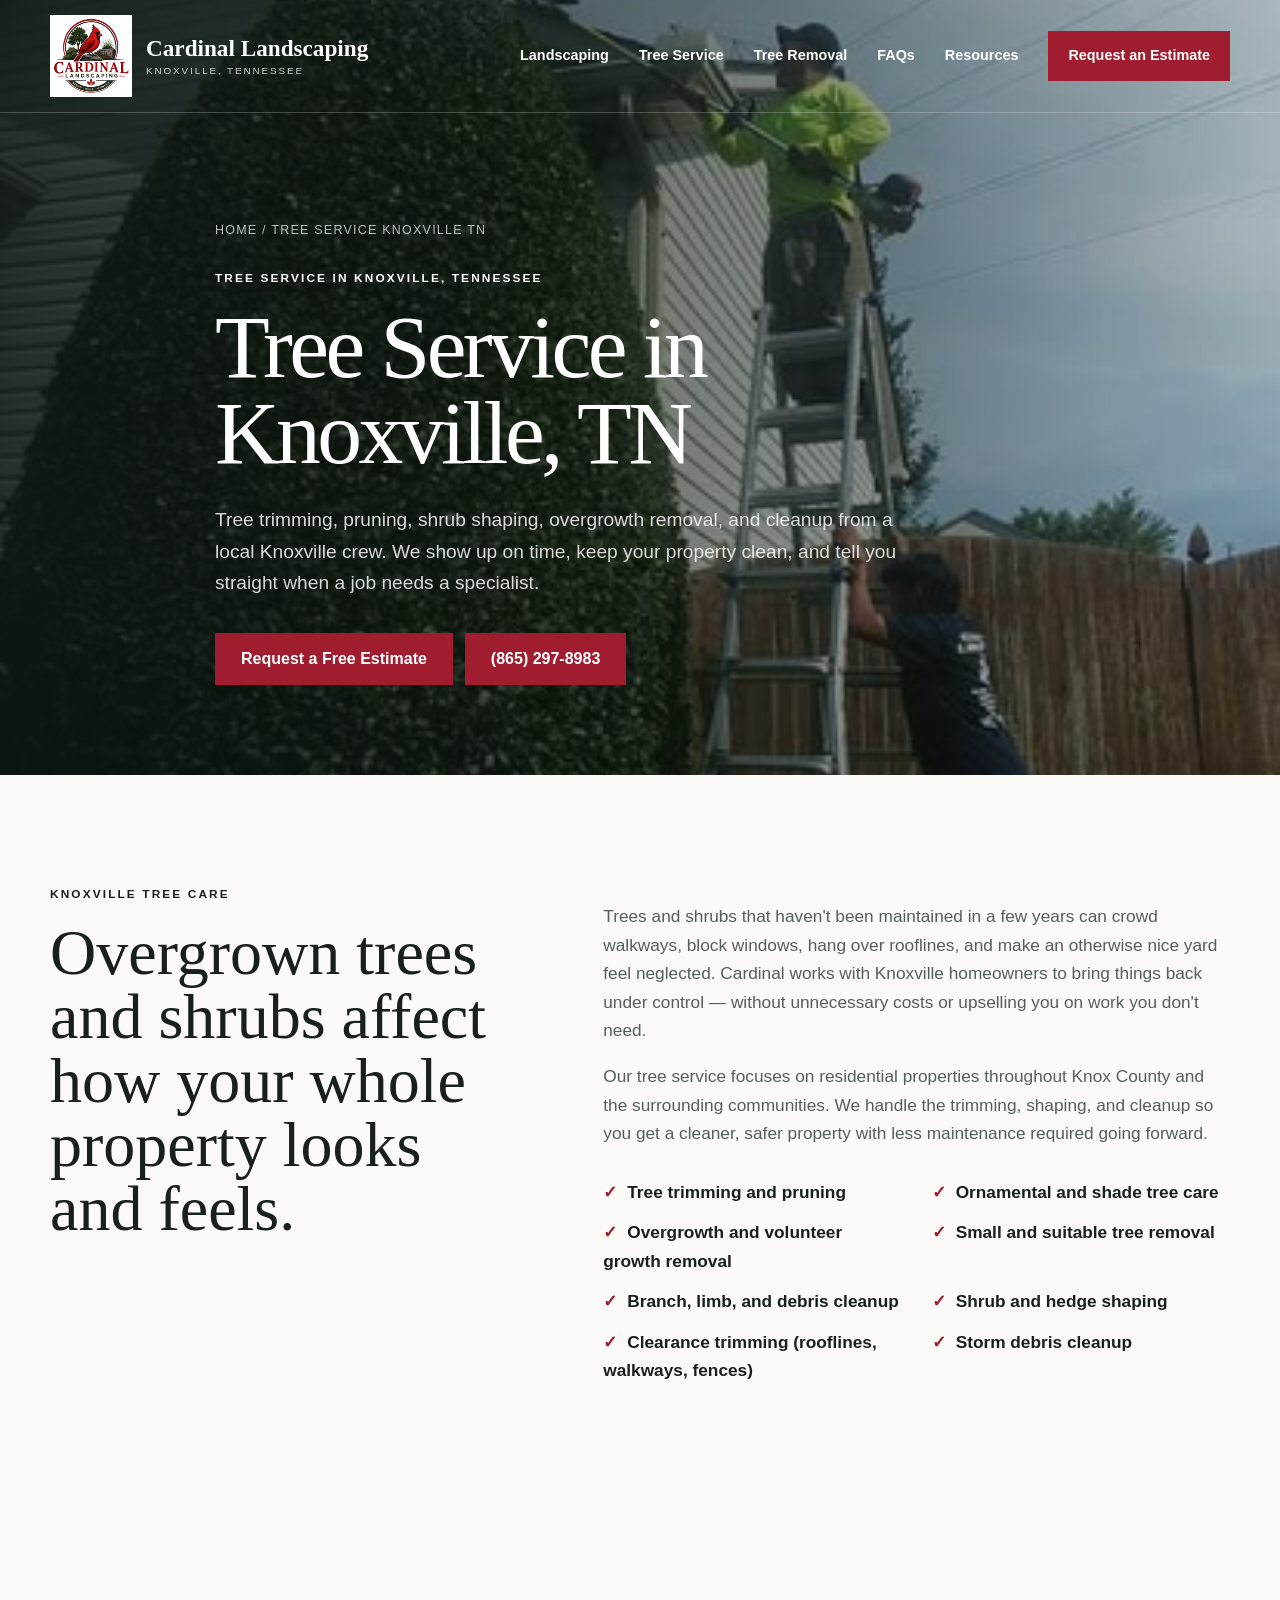
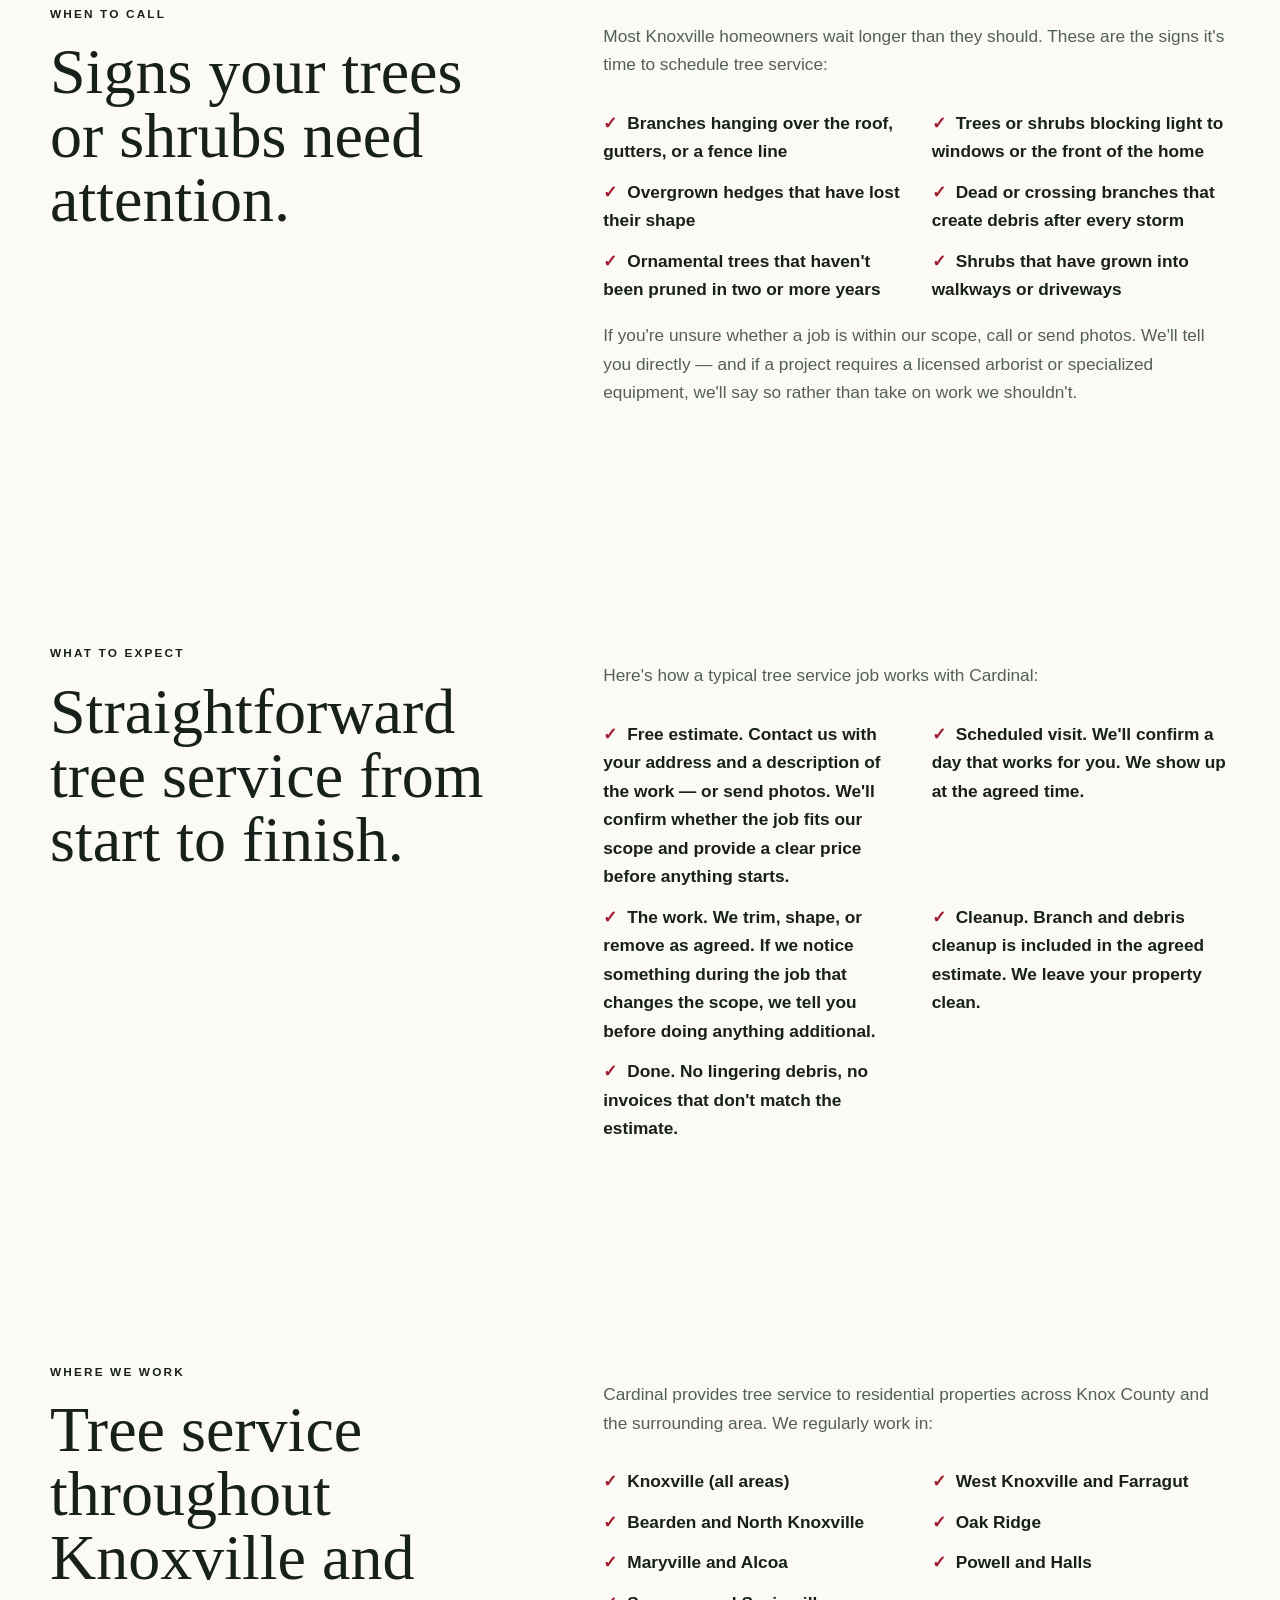
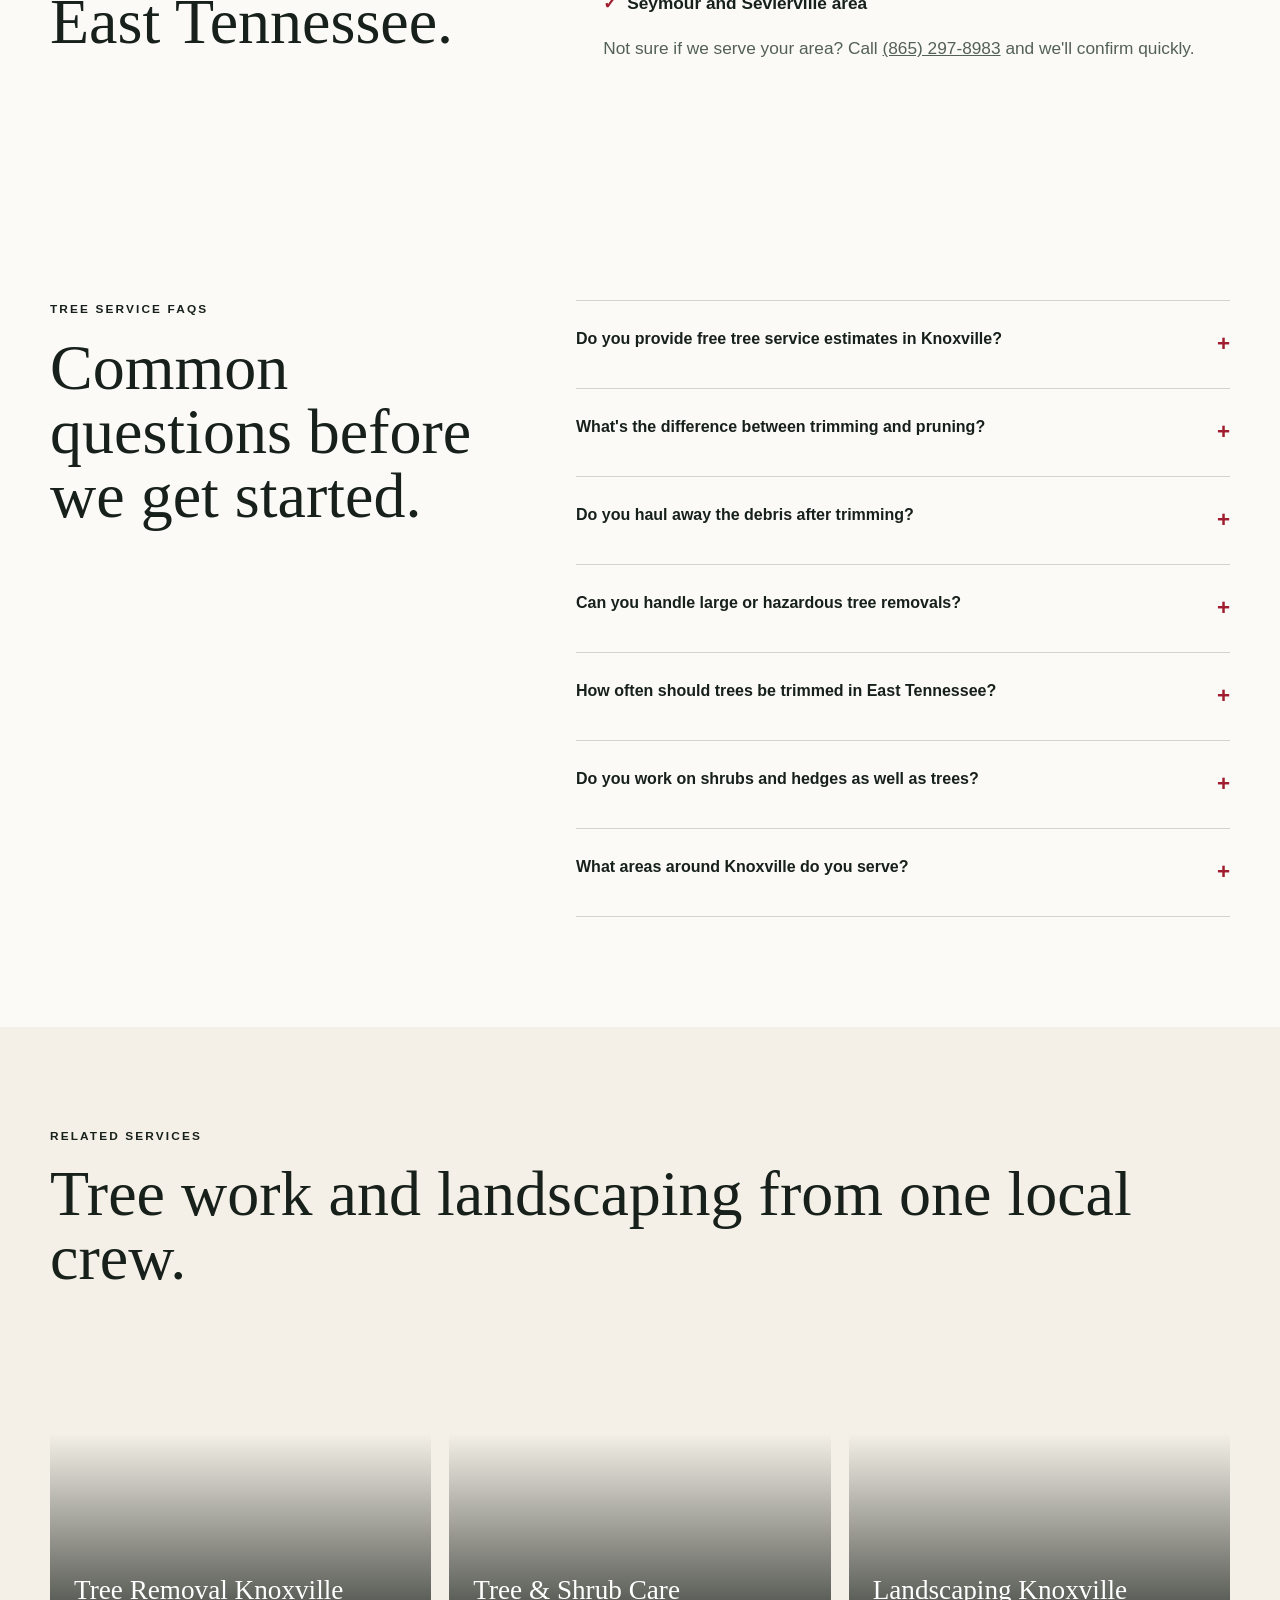
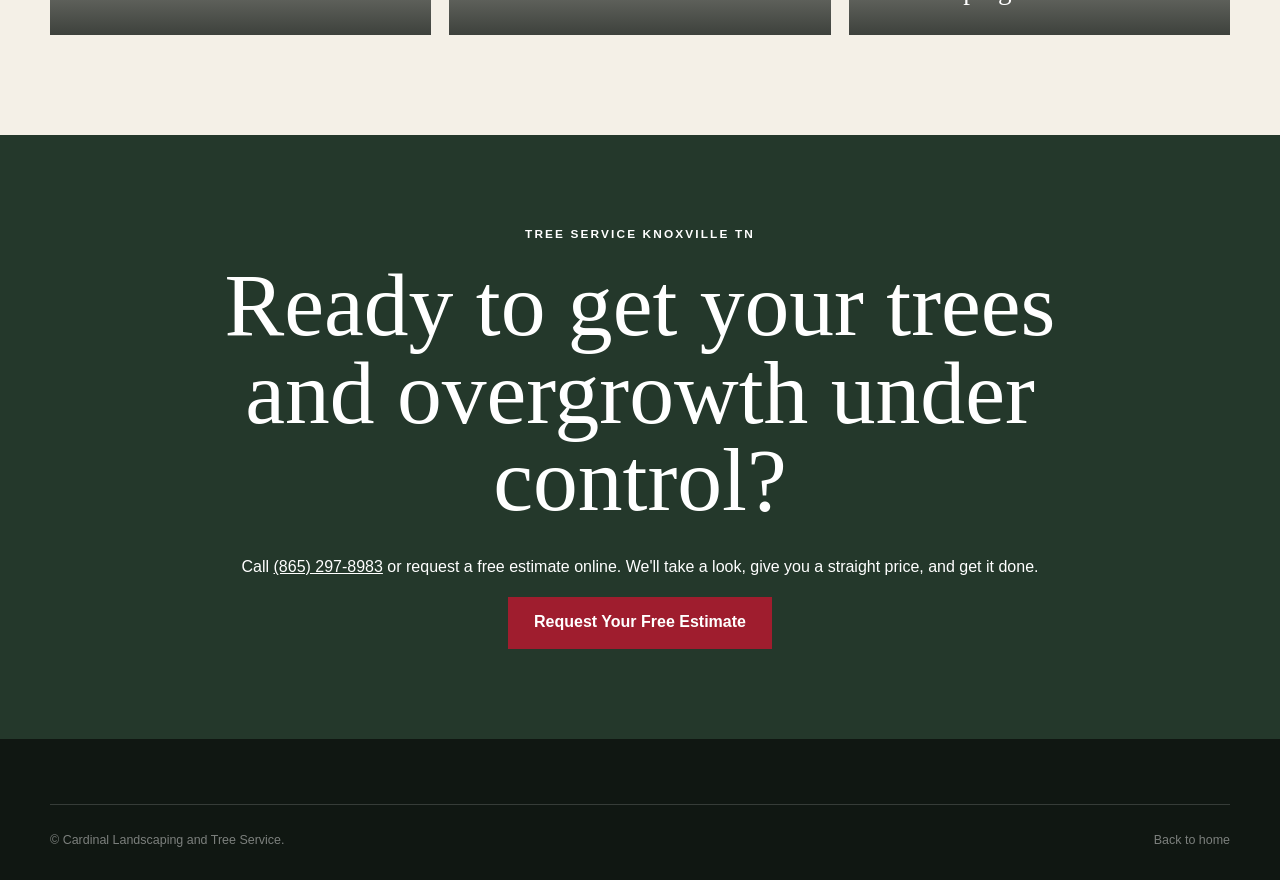
<file: tree-service-knoxville-tn.html>
<!doctype html><html lang="en"><head><meta charset="utf-8"><meta name="viewport" content="width=device-width, initial-scale=1"><title>Tree Service Knoxville TN | Trimming, Pruning & Removal | Cardinal</title><meta name="description" content="Cardinal provides tree service in Knoxville, TN — trimming, pruning, overgrowth removal, small tree removal, and cleanup. Serving Knox County and East Tennessee. Call (865) 297-8983 for a free estimate."><link rel="canonical" href="https://cardinaltreeserviceknox.com/tree-service-knoxville-tn.html"><meta name="robots" content="index,follow,max-image-preview:large"><link rel="stylesheet" href="service-pages.css"><script type="application/ld+json">{"@context":"https://schema.org","@type":"Service","name":"Tree Service in Knoxville, TN","serviceType":"Tree trimming, pruning, overgrowth removal and suitable tree removal","url":"https://cardinaltreeserviceknox.com/tree-service-knoxville-tn.html","provider":{"@id":"https://cardinaltreeserviceknox.com/#business"},"areaServed":{"@type":"City","name":"Knoxville","addressRegion":"TN"}}</script></head><body><header class="site-header"><div class="shell nav"><a class="brand" href="index.html"><img width="320" height="320" src="images/cardinal_logo.png" alt="Cardinal Landscaping and Tree Service logo"><span class="brand-name"><strong>Cardinal Landscaping</strong><span>Knoxville, Tennessee</span></span></a><nav class="nav-links" aria-label="Main navigation"><a href="landscaping-knoxville-tn.html">Landscaping</a><a href="tree-service-knoxville-tn.html">Tree Service</a><a href="tree-removal-knoxville-tn.html">Tree Removal</a><a class="nav-call" href="contact.html">Request an Estimate</a></nav></div></header><main>

  <!-- HERO -->
  <section class="service-hero" style="background-image:linear-gradient(90deg,rgba(13,22,16,.86),rgba(13,22,16,.25)),url('images/project Images/cardJob5_1.jpg')">
    <div class="shell service-hero-content">
      <div class="breadcrumbs"><a href="index.html">Home</a> / Tree Service Knoxville TN</div>
      <p class="eyebrow">Tree service in Knoxville, Tennessee</p>
      <h1 class="serif">Tree Service in Knoxville, TN</h1>
      <p class="lead">Tree trimming, pruning, shrub shaping, overgrowth removal, and cleanup from a local Knoxville crew. We show up on time, keep your property clean, and tell you straight when a job needs a specialist.</p>
      <div class="hero-actions">
        <a class="button" href="contact.html?service=Tree%20Service">Request a Free Estimate</a>
        <a class="button button--ghost" href="tel:8652978983">(865) 297-8983</a>
      </div>
    </div>
  </section>

  <!-- OVERVIEW -->
  <section class="overview">
    <div class="shell overview-grid">
      <div>
        <p class="eyebrow">Knoxville tree care</p>
        <h2 class="serif">Overgrown trees and shrubs affect how your whole property looks and feels.</h2>
      </div>
      <div class="overview-copy">
        <p>Trees and shrubs that haven't been maintained in a few years can crowd walkways, block windows, hang over rooflines, and make an otherwise nice yard feel neglected. Cardinal works with Knoxville homeowners to bring things back under control — without unnecessary costs or upselling you on work you don't need.</p>
        <p>Our tree service focuses on residential properties throughout Knox County and the surrounding communities. We handle the trimming, shaping, and cleanup so you get a cleaner, safer property with less maintenance required going forward.</p>
        <ul class="check-list">
          <li>Tree trimming and pruning</li>
          <li>Ornamental and shade tree care</li>
          <li>Overgrowth and volunteer growth removal</li>
          <li>Small and suitable tree removal</li>
          <li>Branch, limb, and debris cleanup</li>
          <li>Shrub and hedge shaping</li>
          <li>Clearance trimming (rooflines, walkways, fences)</li>
          <li>Storm debris cleanup</li>
        </ul>
      </div>
    </div>
  </section>

  <!-- SIGNS YOU NEED TREE SERVICE -->
  <section class="overview overview--alt">
    <div class="shell overview-grid">
      <div>
        <p class="eyebrow">When to call</p>
        <h2 class="serif">Signs your trees or shrubs need attention.</h2>
      </div>
      <div class="overview-copy">
        <p>Most Knoxville homeowners wait longer than they should. These are the signs it's time to schedule tree service:</p>
        <ul class="check-list">
          <li>Branches hanging over the roof, gutters, or a fence line</li>
          <li>Trees or shrubs blocking light to windows or the front of the home</li>
          <li>Overgrown hedges that have lost their shape</li>
          <li>Dead or crossing branches that create debris after every storm</li>
          <li>Ornamental trees that haven't been pruned in two or more years</li>
          <li>Shrubs that have grown into walkways or driveways</li>
        </ul>
        <p>If you're unsure whether a job is within our scope, call or send photos. We'll tell you directly — and if a project requires a licensed arborist or specialized equipment, we'll say so rather than take on work we shouldn't.</p>
      </div>
    </div>
  </section>

  <!-- PROCESS -->
  <section class="overview">
    <div class="shell overview-grid">
      <div>
        <p class="eyebrow">What to expect</p>
        <h2 class="serif">Straightforward tree service from start to finish.</h2>
      </div>
      <div class="overview-copy">
        <p>Here's how a typical tree service job works with Cardinal:</p>
        <ol class="check-list">
          <li><strong>Free estimate.</strong> Contact us with your address and a description of the work — or send photos. We'll confirm whether the job fits our scope and provide a clear price before anything starts.</li>
          <li><strong>Scheduled visit.</strong> We'll confirm a day that works for you. We show up at the agreed time.</li>
          <li><strong>The work.</strong> We trim, shape, or remove as agreed. If we notice something during the job that changes the scope, we tell you before doing anything additional.</li>
          <li><strong>Cleanup.</strong> Branch and debris cleanup is included in the agreed estimate. We leave your property clean.</li>
          <li><strong>Done.</strong> No lingering debris, no invoices that don't match the estimate.</li>
        </ol>
      </div>
    </div>
  </section>

  <!-- SERVICE AREA -->
  <section class="overview overview--alt">
    <div class="shell overview-grid">
      <div>
        <p class="eyebrow">Where we work</p>
        <h2 class="serif">Tree service throughout Knoxville and East Tennessee.</h2>
      </div>
      <div class="overview-copy">
        <p>Cardinal provides tree service to residential properties across Knox County and the surrounding area. We regularly work in:</p>
        <ul class="check-list">
          <li>Knoxville (all areas)</li>
          <li>West Knoxville and Farragut</li>
          <li>Bearden and North Knoxville</li>
          <li>Oak Ridge</li>
          <li>Maryville and Alcoa</li>
          <li>Powell and Halls</li>
          <li>Seymour and Sevierville area</li>
        </ul>
        <p>Not sure if we serve your area? Call <a href="tel:8652978983">(865) 297-8983</a> and we'll confirm quickly.</p>
      </div>
    </div>
  </section>

  <!-- FAQ -->
  <section class="faq">
    <div class="shell faq-grid">
      <div>
        <p class="eyebrow">Tree service FAQs</p>
        <h2 class="serif">Common questions before we get started.</h2>
      </div>
      <div>
        <details>
          <summary>Do you provide free tree service estimates in Knoxville?</summary>
          <p>Yes. Contact Cardinal with your address and a description of the work — or send photos to help us understand the scope. We'll confirm availability and provide a clear estimate before any work begins.</p>
        </details>
        <details>
          <summary>What's the difference between trimming and pruning?</summary>
          <p>Trimming is mainly about appearance — cutting back branches that have grown out of shape or too far. Pruning focuses on the health of the tree: removing dead, diseased, or crossing branches so the tree grows better. Cardinal does both, and we'll tell you which your trees need when we take a look.</p>
        </details>
        <details>
          <summary>Do you haul away the debris after trimming?</summary>
          <p>Yes. Branch and debris cleanup is included in the agreed project scope. We don't leave brush piles for you to deal with.</p>
        </details>
        <details>
          <summary>Can you handle large or hazardous tree removals?</summary>
          <p>Some large, dead, storm-damaged, or high-risk trees require specialized rigging equipment or a licensed arborist. We'll tell you directly when a project exceeds our scope rather than take it on and create a safety issue. If you need a specialist, we'll say so upfront.</p>
        </details>
        <details>
          <summary>How often should trees be trimmed in East Tennessee?</summary>
          <p>Most ornamental and shade trees benefit from trimming every 2–3 years. Fast-growing species or trees near structures may need attention more often. During your estimate, we can give you a straightforward recommendation for what your specific trees need.</p>
        </details>
        <details>
          <summary>Do you work on shrubs and hedges as well as trees?</summary>
          <p>Yes. Shrub shaping, hedge trimming, and overgrown foundation plantings are a regular part of our work. If your beds or hedges have gotten out of hand, that's something we can address alongside any tree work.</p>
        </details>
        <details>
          <summary>What areas around Knoxville do you serve?</summary>
          <p>We serve Knoxville and surrounding communities throughout East Tennessee, including Farragut, West Knoxville, Bearden, Oak Ridge, Maryville, Powell, and Halls. Call us with your address and we'll quickly confirm availability.</p>
        </details>
      </div>
    </div>
  </section>

  <!-- RELATED SERVICES -->
  <section class="related">
    <div class="shell">
      <p class="eyebrow">Related services</p>
      <h2 class="serif">Tree work and landscaping from one local crew.</h2>
      <div class="related-grid">
        <a class="related-card" href="tree-removal-knoxville-tn.html"><span>Tree Removal Knoxville</span></a>
        <a class="related-card" href="tree-and-shrub-care.html"><span>Tree &amp; Shrub Care</span></a>
        <a class="related-card" href="landscaping-knoxville-tn.html"><span>Landscaping Knoxville</span></a>
      </div>
    </div>
  </section>

  <!-- BOTTOM CTA -->
  <section class="cta">
    <div class="cta-inner">
      <p class="eyebrow">Tree Service Knoxville TN</p>
      <h2 class="serif">Ready to get your trees and overgrowth under control?</h2>
      <p>Call <a href="tel:8652978983">(865) 297-8983</a> or request a free estimate online. We'll take a look, give you a straight price, and get it done.</p>
      <a class="button" href="contact.html?service=Tree%20Service">Request Your Free Estimate</a>
    </div>
  </section>

</main><footer><div class="shell"><div class="copyright"><span>© Cardinal Landscaping and Tree Service.</span><span><a href="index.html">Back to home</a></span></div></div></footer><script src="site.js"></script></body></html>
</file>
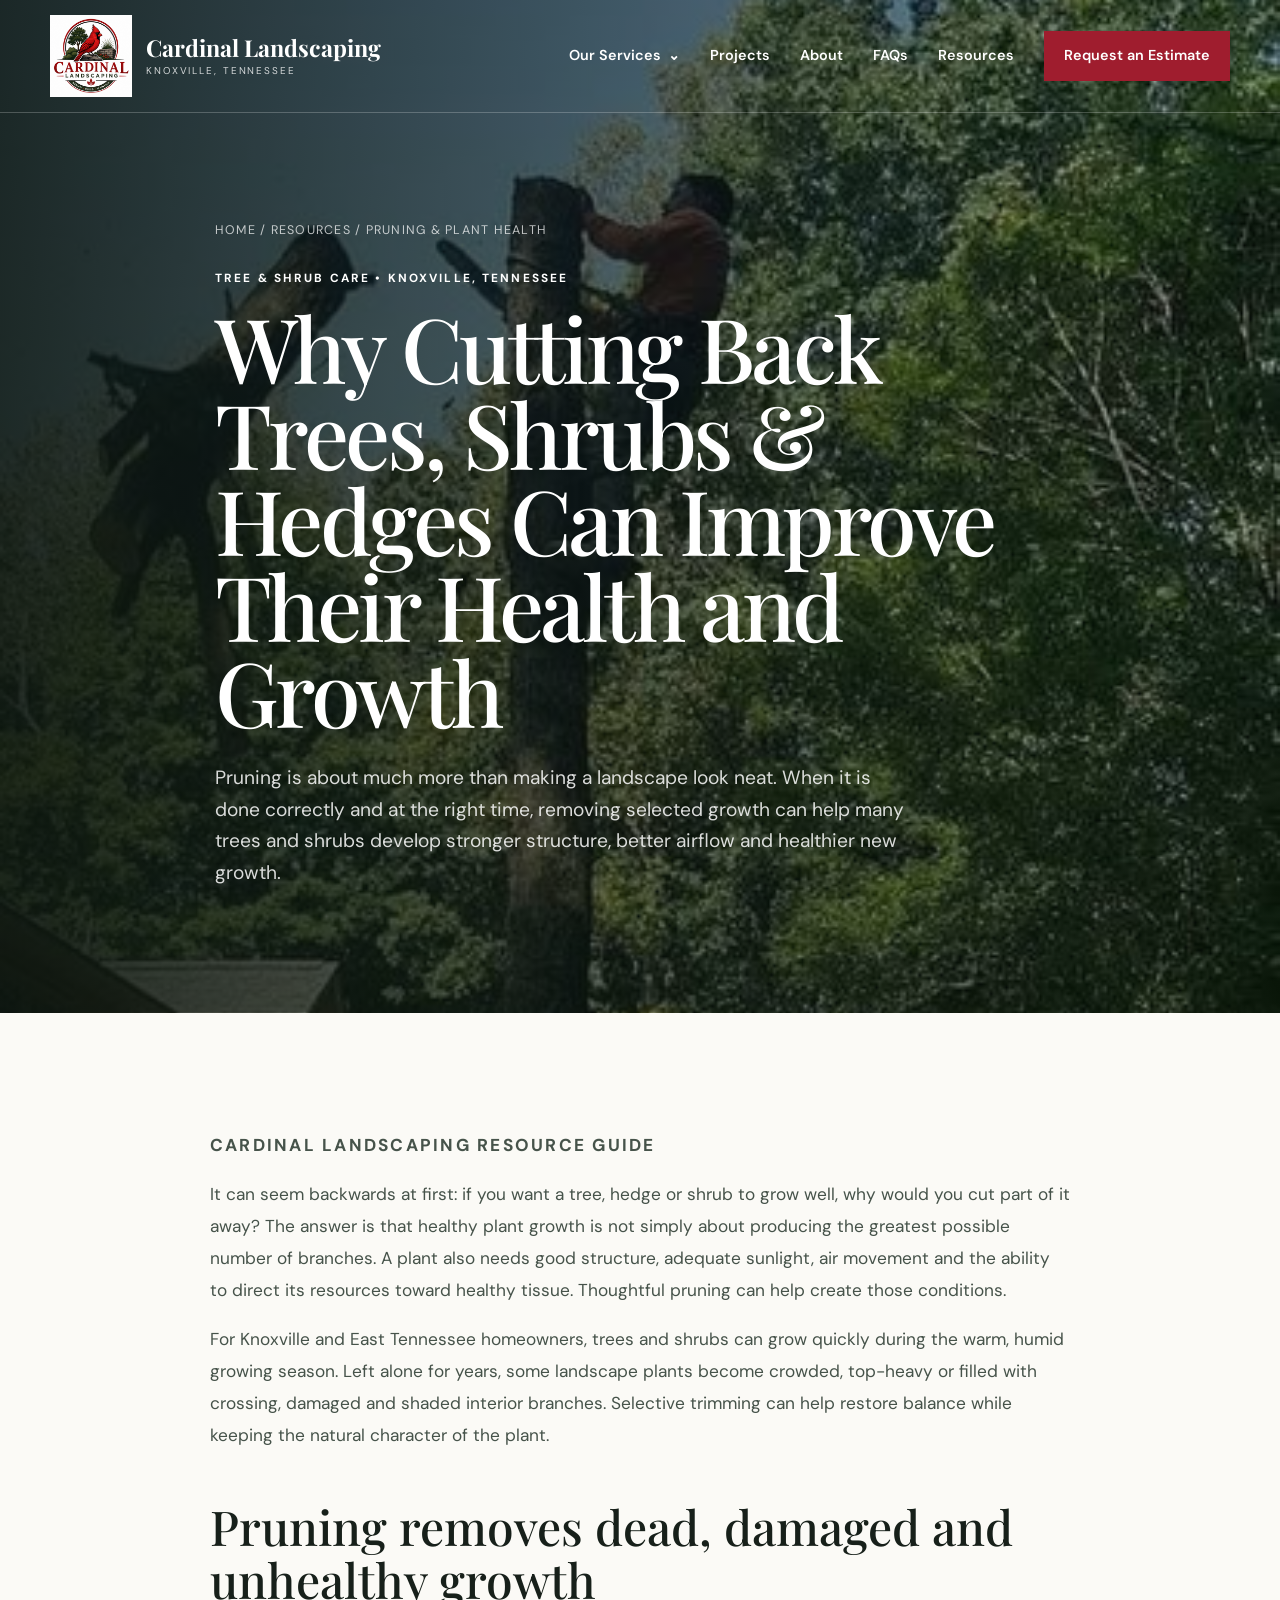
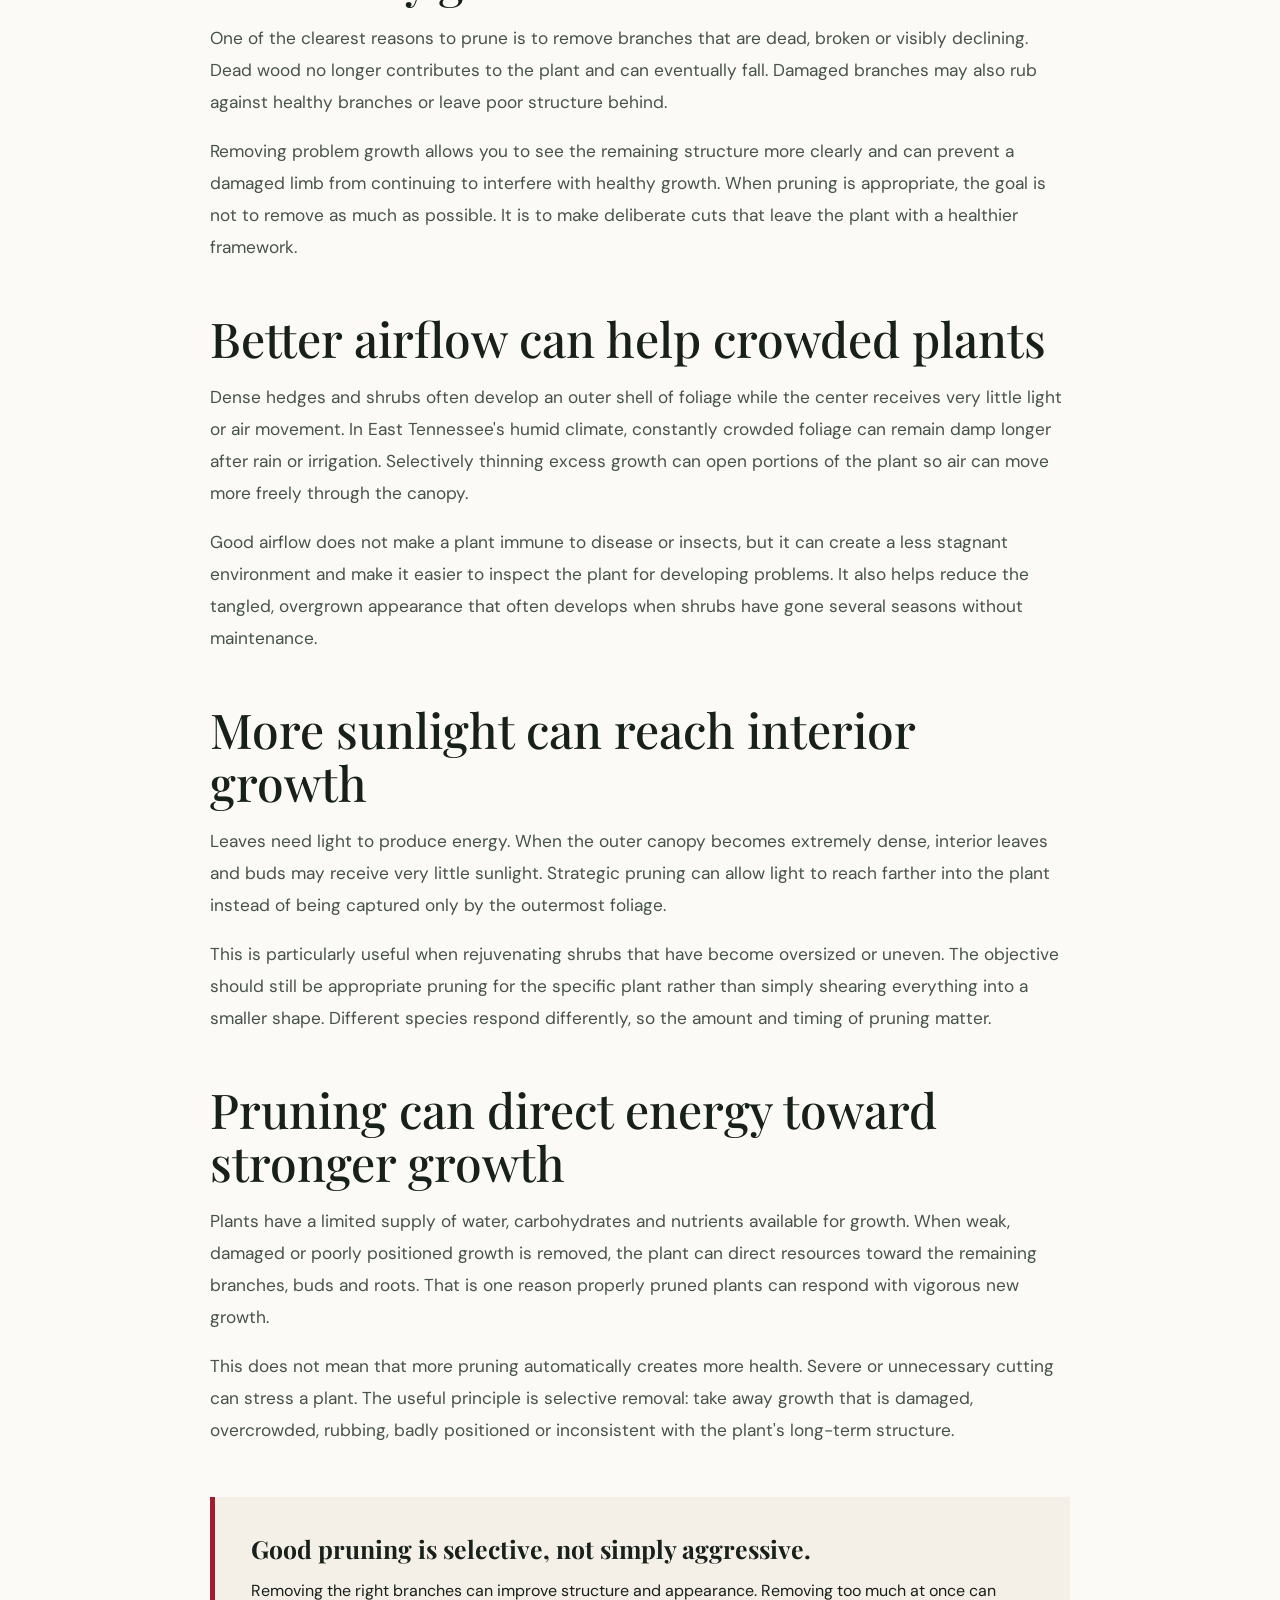
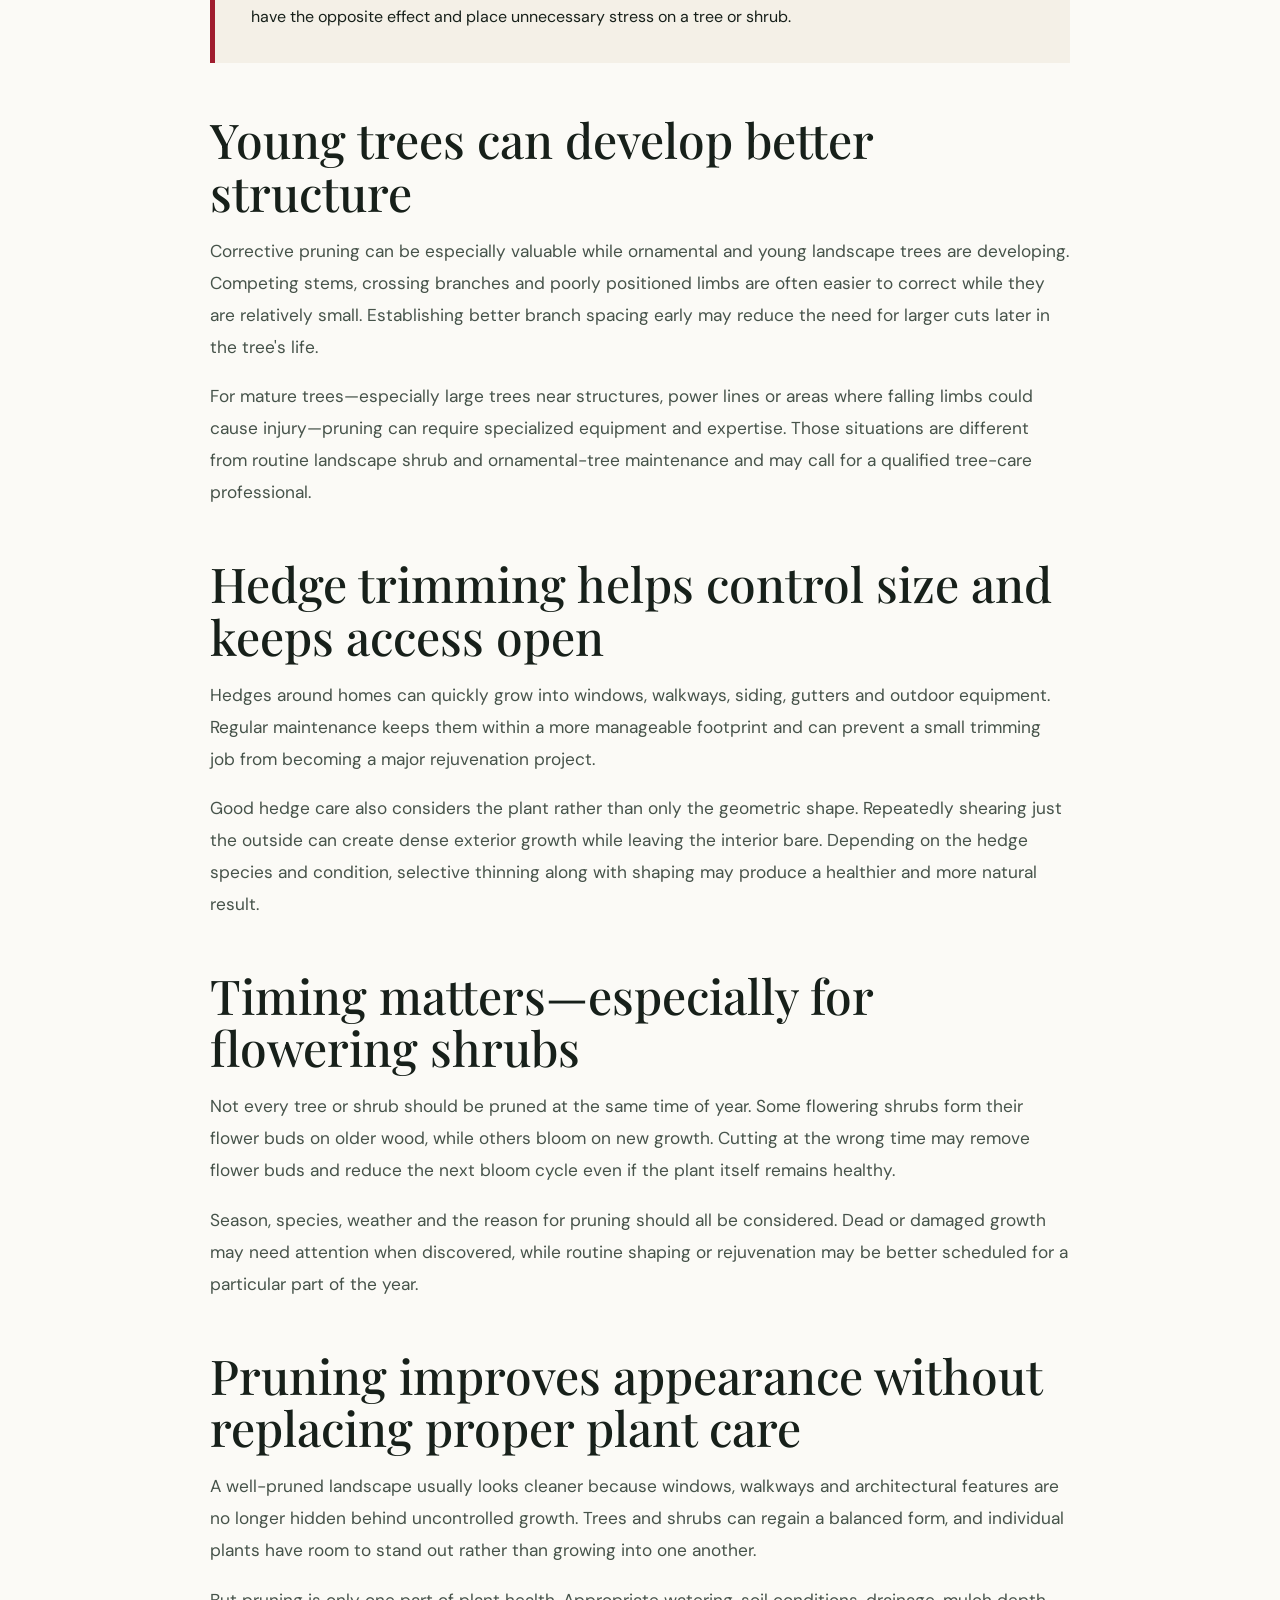
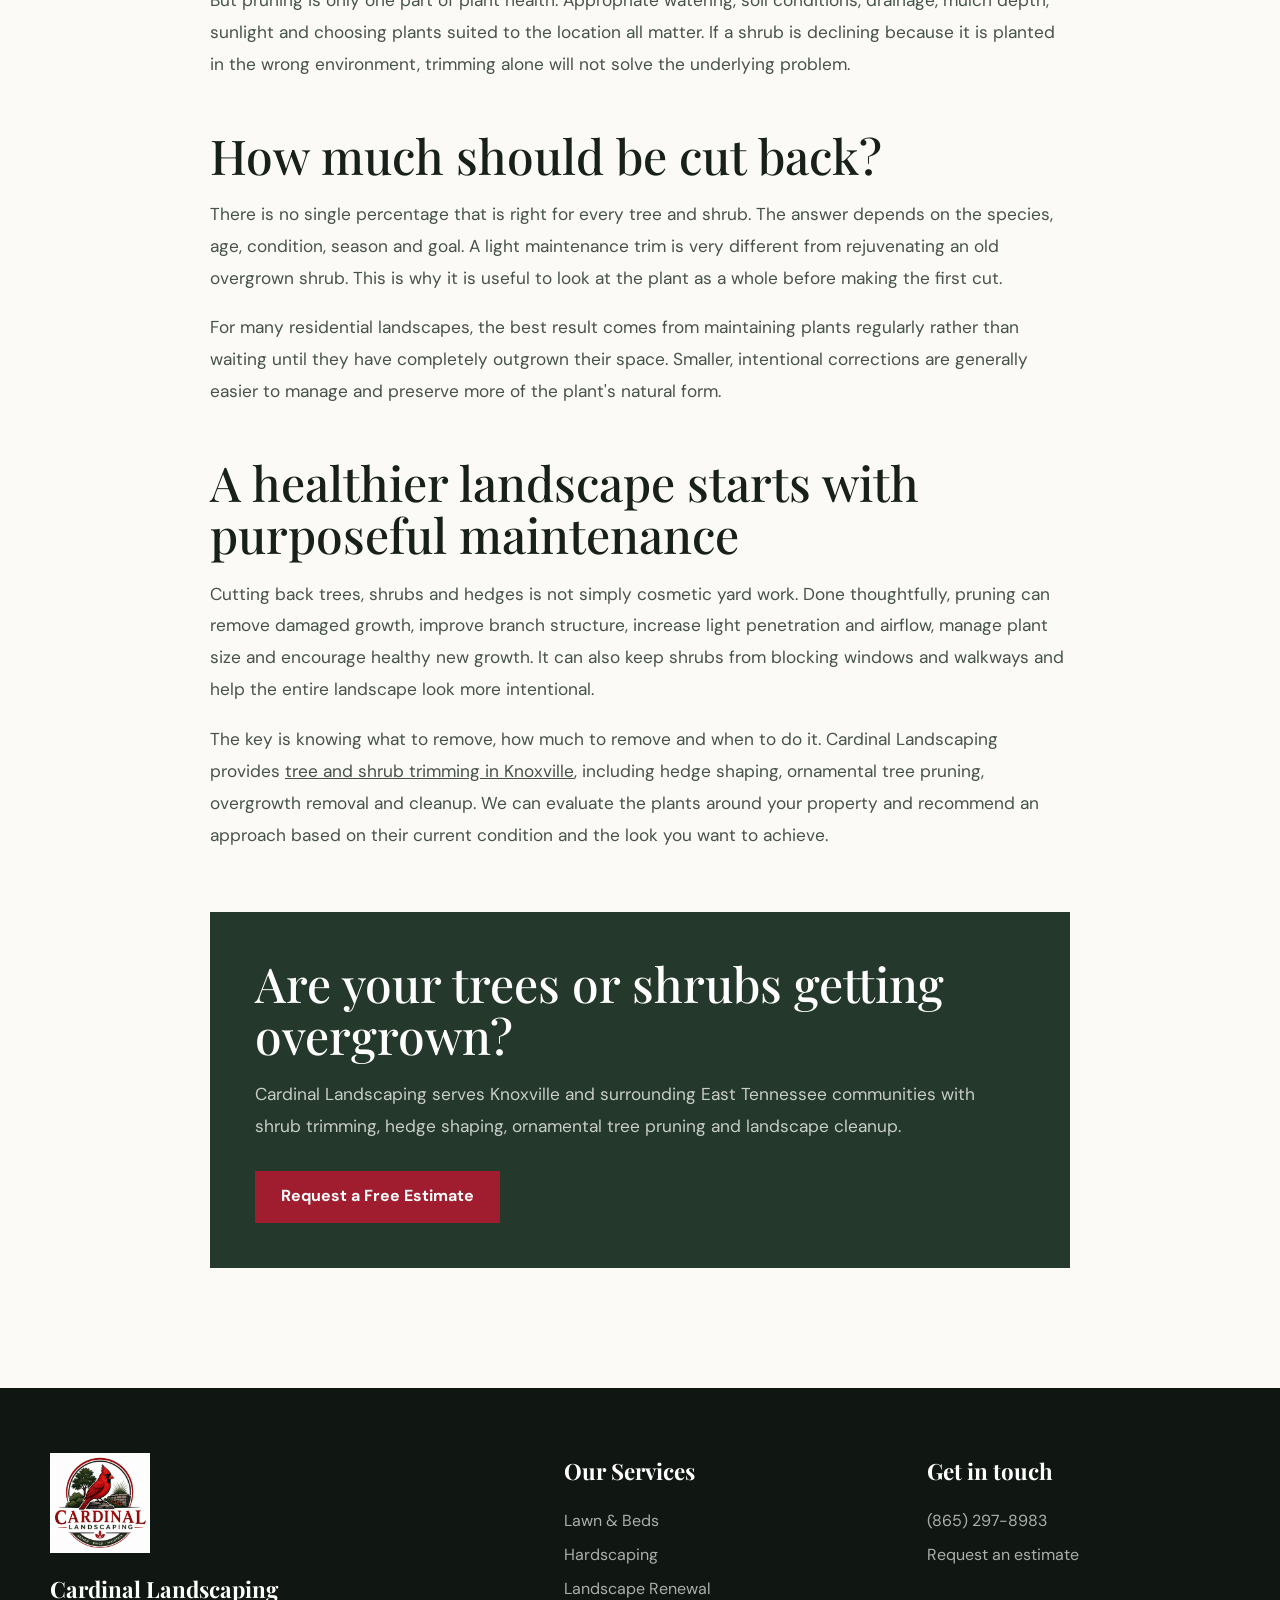
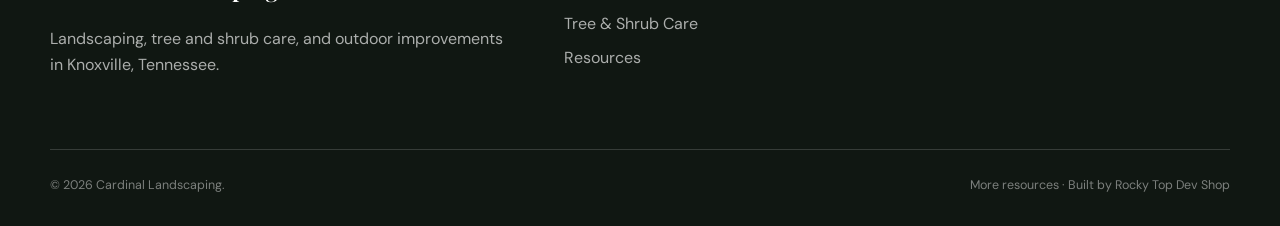
<file: why-pruning-trees-shrubs-helps-growth.html>
<!doctype html><html lang="en"><head><meta charset="utf-8"><meta name="viewport" content="width=device-width,initial-scale=1"><title>Why Pruning Trees & Shrubs Helps Growth | Knoxville TN</title><meta name="description" content="Learn how proper pruning and trimming improves tree, shrub and hedge health, airflow and growth. Advice for Knoxville landscapes."><link rel="canonical" href="https://cardinaltreeserviceknox.com/why-pruning-trees-shrubs-helps-growth.html"><meta name="robots" content="index,follow,max-image-preview:large"><meta property="og:type" content="article"><meta property="og:site_name" content="Cardinal Landscaping"><meta property="og:title" content="Why Cutting Back Trees, Shrubs & Hedges Can Improve Their Health and Growth"><meta property="og:description" content="How thoughtful pruning supports healthier, stronger and better-looking landscape plants."><meta property="og:url" content="https://cardinaltreeserviceknox.com/why-pruning-trees-shrubs-helps-growth.html"><meta property="og:image" content="https://cardinaltreeserviceknox.com/images/project%20Images/cardJob5_2.jpg"><link rel="preconnect" href="https://fonts.googleapis.com"><link rel="preconnect" href="https://fonts.gstatic.com" crossorigin><link href="https://fonts.googleapis.com/css2?family=DM+Sans:wght@400;500;600;700&amp;family=Playfair+Display:wght@500;600&amp;display=swap" rel="stylesheet"><link rel="stylesheet" href="service-pages.css"><style>.article-wrap{padding:100px 0 120px;background:#fbfaf6}.article{max-width:860px;margin:auto}.article-meta{color:#9f1d2e;font-size:.76rem;font-weight:700;letter-spacing:.13em;text-transform:uppercase}.article h2{margin:48px 0 16px;font-family:"Playfair Display",serif;font-size:clamp(2rem,4vw,3rem);line-height:1.1;font-weight:500}.article h3{margin:32px 0 10px;font-size:1.25rem}.article p,.article li{color:#46534a;font-size:1.08rem;line-height:1.85}.article ul{padding-left:24px}.article-callout{margin:50px 0;padding:32px 36px;border-left:5px solid #9f1d2e;background:#f4f0e7}.article-callout strong{display:block;margin-bottom:8px;font-family:"Playfair Display",serif;font-size:1.55rem}.article-cta{margin-top:60px;padding:45px;background:#24382b;color:#fff}.article-cta p{color:rgba(255,255,255,.75)}.article-cta h2{margin-top:0;color:#fff}.article-cta .button{margin-top:10px}</style><script type="application/ld+json">{"@context":"https://schema.org","@type":"Article","headline":"Why Cutting Back Trees, Shrubs & Hedges Can Improve Their Health and Growth","description":"How proper pruning and trimming can improve plant health, structure, airflow and growth in Knoxville landscapes.","datePublished":"2026-08-11","dateModified":"2026-08-11","author":{"@type":"Organization","name":"Cardinal Landscaping"},"publisher":{"@type":"Organization","name":"Cardinal Landscaping","url":"https://cardinaltreeserviceknox.com/"},"mainEntityOfPage":"https://cardinaltreeserviceknox.com/why-pruning-trees-shrubs-helps-growth.html","image":"https://cardinaltreeserviceknox.com/images/project%20Images/cardJob5_2.jpg"}</script></head><body data-page="resource-article"><header class="site-header"><div class="shell nav"><a class="brand" href="index.html"><img width="320" height="320" src="images/cardinal_logo.png" alt="Cardinal Landscaping logo"><span class="brand-name"><strong>Cardinal Landscaping</strong><span>Knoxville, Tennessee</span></span></a><button class="menu-toggle" type="button" aria-label="Open navigation" aria-expanded="false">☰</button><nav class="nav-links" aria-label="Main navigation"><div class="service-menu"><button class="service-menu-button" type="button" aria-expanded="false">Our Services</button><div class="service-submenu"><a href="lawn-and-beds.html">Lawn &amp; Beds</a><a href="hardscaping.html">Hardscaping</a><a href="landscape-renewal.html">Landscape Renewal</a><a href="tree-and-shrub-care.html">Tree &amp; Shrub Care</a></div></div><a href="index.html#projects">Projects</a><a href="index.html#about">About</a><a href="index.html#faq">FAQs</a><a href="resources.html" aria-current="page">Resources</a><a class="nav-call" href="contact.html">Request an Estimate</a></nav></div></header><main><section class="service-hero" style="background-image:linear-gradient(90deg,rgba(13,22,16,.9),rgba(13,22,16,.35)),url('images/project Images/cardJob5_2.jpg')"><div class="shell service-hero-content"><div class="breadcrumbs"><a href="index.html">Home</a> / <a href="resources.html">Resources</a> / Pruning &amp; Plant Health</div><p class="eyebrow">Tree &amp; shrub care • Knoxville, Tennessee</p><h1 class="serif">Why Cutting Back Trees, Shrubs &amp; Hedges Can Improve Their Health and Growth</h1><p class="lead">Pruning is about much more than making a landscape look neat. When it is done correctly and at the right time, removing selected growth can help many trees and shrubs develop stronger structure, better airflow and healthier new growth.</p></div></section><section class="article-wrap"><article class="article"><p class="article-meta">Cardinal Landscaping Resource Guide</p><p>It can seem backwards at first: if you want a tree, hedge or shrub to grow well, why would you cut part of it away? The answer is that healthy plant growth is not simply about producing the greatest possible number of branches. A plant also needs good structure, adequate sunlight, air movement and the ability to direct its resources toward healthy tissue. Thoughtful pruning can help create those conditions.</p><p>For Knoxville and East Tennessee homeowners, trees and shrubs can grow quickly during the warm, humid growing season. Left alone for years, some landscape plants become crowded, top-heavy or filled with crossing, damaged and shaded interior branches. Selective trimming can help restore balance while keeping the natural character of the plant.</p><h2>Pruning removes dead, damaged and unhealthy growth</h2><p>One of the clearest reasons to prune is to remove branches that are dead, broken or visibly declining. Dead wood no longer contributes to the plant and can eventually fall. Damaged branches may also rub against healthy branches or leave poor structure behind.</p><p>Removing problem growth allows you to see the remaining structure more clearly and can prevent a damaged limb from continuing to interfere with healthy growth. When pruning is appropriate, the goal is not to remove as much as possible. It is to make deliberate cuts that leave the plant with a healthier framework.</p><h2>Better airflow can help crowded plants</h2><p>Dense hedges and shrubs often develop an outer shell of foliage while the center receives very little light or air movement. In East Tennessee's humid climate, constantly crowded foliage can remain damp longer after rain or irrigation. Selectively thinning excess growth can open portions of the plant so air can move more freely through the canopy.</p><p>Good airflow does not make a plant immune to disease or insects, but it can create a less stagnant environment and make it easier to inspect the plant for developing problems. It also helps reduce the tangled, overgrown appearance that often develops when shrubs have gone several seasons without maintenance.</p><h2>More sunlight can reach interior growth</h2><p>Leaves need light to produce energy. When the outer canopy becomes extremely dense, interior leaves and buds may receive very little sunlight. Strategic pruning can allow light to reach farther into the plant instead of being captured only by the outermost foliage.</p><p>This is particularly useful when rejuvenating shrubs that have become oversized or uneven. The objective should still be appropriate pruning for the specific plant rather than simply shearing everything into a smaller shape. Different species respond differently, so the amount and timing of pruning matter.</p><h2>Pruning can direct energy toward stronger growth</h2><p>Plants have a limited supply of water, carbohydrates and nutrients available for growth. When weak, damaged or poorly positioned growth is removed, the plant can direct resources toward the remaining branches, buds and roots. That is one reason properly pruned plants can respond with vigorous new growth.</p><p>This does not mean that more pruning automatically creates more health. Severe or unnecessary cutting can stress a plant. The useful principle is selective removal: take away growth that is damaged, overcrowded, rubbing, badly positioned or inconsistent with the plant's long-term structure.</p><div class="article-callout"><strong>Good pruning is selective, not simply aggressive.</strong>Removing the right branches can improve structure and appearance. Removing too much at once can have the opposite effect and place unnecessary stress on a tree or shrub.</div><h2>Young trees can develop better structure</h2><p>Corrective pruning can be especially valuable while ornamental and young landscape trees are developing. Competing stems, crossing branches and poorly positioned limbs are often easier to correct while they are relatively small. Establishing better branch spacing early may reduce the need for larger cuts later in the tree's life.</p><p>For mature trees—especially large trees near structures, power lines or areas where falling limbs could cause injury—pruning can require specialized equipment and expertise. Those situations are different from routine landscape shrub and ornamental-tree maintenance and may call for a qualified tree-care professional.</p><h2>Hedge trimming helps control size and keeps access open</h2><p>Hedges around homes can quickly grow into windows, walkways, siding, gutters and outdoor equipment. Regular maintenance keeps them within a more manageable footprint and can prevent a small trimming job from becoming a major rejuvenation project.</p><p>Good hedge care also considers the plant rather than only the geometric shape. Repeatedly shearing just the outside can create dense exterior growth while leaving the interior bare. Depending on the hedge species and condition, selective thinning along with shaping may produce a healthier and more natural result.</p><h2>Timing matters—especially for flowering shrubs</h2><p>Not every tree or shrub should be pruned at the same time of year. Some flowering shrubs form their flower buds on older wood, while others bloom on new growth. Cutting at the wrong time may remove flower buds and reduce the next bloom cycle even if the plant itself remains healthy.</p><p>Season, species, weather and the reason for pruning should all be considered. Dead or damaged growth may need attention when discovered, while routine shaping or rejuvenation may be better scheduled for a particular part of the year.</p><h2>Pruning improves appearance without replacing proper plant care</h2><p>A well-pruned landscape usually looks cleaner because windows, walkways and architectural features are no longer hidden behind uncontrolled growth. Trees and shrubs can regain a balanced form, and individual plants have room to stand out rather than growing into one another.</p><p>But pruning is only one part of plant health. Appropriate watering, soil conditions, drainage, mulch depth, sunlight and choosing plants suited to the location all matter. If a shrub is declining because it is planted in the wrong environment, trimming alone will not solve the underlying problem.</p><h2>How much should be cut back?</h2><p>There is no single percentage that is right for every tree and shrub. The answer depends on the species, age, condition, season and goal. A light maintenance trim is very different from rejuvenating an old overgrown shrub. This is why it is useful to look at the plant as a whole before making the first cut.</p><p>For many residential landscapes, the best result comes from maintaining plants regularly rather than waiting until they have completely outgrown their space. Smaller, intentional corrections are generally easier to manage and preserve more of the plant's natural form.</p><h2>A healthier landscape starts with purposeful maintenance</h2><p>Cutting back trees, shrubs and hedges is not simply cosmetic yard work. Done thoughtfully, pruning can remove damaged growth, improve branch structure, increase light penetration and airflow, manage plant size and encourage healthy new growth. It can also keep shrubs from blocking windows and walkways and help the entire landscape look more intentional.</p><p>The key is knowing what to remove, how much to remove and when to do it. Cardinal Landscaping provides <a href="tree-and-shrub-care.html">tree and shrub trimming in Knoxville</a>, including hedge shaping, ornamental tree pruning, overgrowth removal and cleanup. We can evaluate the plants around your property and recommend an approach based on their current condition and the look you want to achieve.</p><div class="article-cta"><h2 class="serif">Are your trees or shrubs getting overgrown?</h2><p>Cardinal Landscaping serves Knoxville and surrounding East Tennessee communities with shrub trimming, hedge shaping, ornamental tree pruning and landscape cleanup.</p><a class="button" href="contact.html?service=Tree%20%26%20Shrub%20Care">Request a Free Estimate</a></div></article></section></main><footer><div class="shell"><div class="footer-grid"><div><img width="320" height="320" class="footer-logo" loading="lazy" src="images/cardinal_logo.png" alt=""><h3>Cardinal Landscaping</h3><p>Landscaping, tree and shrub care, and outdoor improvements in Knoxville, Tennessee.</p></div><div><h3>Our Services</h3><a href="lawn-and-beds.html">Lawn &amp; Beds</a><a href="hardscaping.html">Hardscaping</a><a href="landscape-renewal.html">Landscape Renewal</a><a href="tree-and-shrub-care.html">Tree &amp; Shrub Care</a><a href="resources.html">Resources</a></div><div><h3>Get in touch</h3><a href="tel:+18652978983">(865) 297-8983</a><a href="contact.html">Request an estimate</a></div></div><div class="copyright"><span>© <span id="year"></span> Cardinal Landscaping.</span><span><a href="resources.html">More resources</a> · <a href="https://rockytopdevshop.com/" target="_blank" rel="noopener">Built by Rocky Top Dev Shop</a></span></div></div></footer><script src="site.js"></script></body></html>
</file>
<file: contact.css>
:root {
  --ink: #17201a;
  --forest: #24382b;
  --cream: #f4f0e7;
  --paper: #fbfaf6;
  --red: #9f1d2e;
  --red-dark: #741321;
  --line: rgba(23, 32, 26, .18);
}

* { box-sizing: border-box; }
html { scroll-behavior: smooth; }
body {
  margin: 0;
  color: var(--ink);
  background: var(--cream);
  font-family: "DM Sans", sans-serif;
  line-height: 1.6;
}
a { color: inherit; }
button, input, select, textarea { font: inherit; }
.shell { width: min(1180px, calc(100% - 48px)); margin: 0 auto; }
.serif { font-family: "Playfair Display", serif; font-weight: 500; }
.eyebrow { margin: 0 0 16px; font-size: .74rem; font-weight: 700; letter-spacing: .18em; text-transform: uppercase; }

.site-header { position: absolute; inset: 0 0 auto; z-index: 10; color: #fff; border-bottom: 1px solid rgba(255,255,255,.22); }
.nav { min-height: 112px; display: flex; align-items: center; justify-content: space-between; gap: 28px; }
.brand { display: flex; align-items: center; gap: 14px; text-decoration: none; }
.brand img { width: 82px; height: 82px; object-fit: contain; }
.brand-name { display: grid; line-height: 1.05; }
.brand-name strong { font-family: "Playfair Display", serif; font-size: 1.45rem; }
.brand-name span { margin-top: 6px; font-size: .62rem; letter-spacing: .19em; text-transform: uppercase; opacity: .8; }
.nav-links { display: flex; align-items: center; gap: 30px; }
.nav-links a, .service-menu-button { text-decoration: none; font-size: .9rem; font-weight: 600; }
.nav-links > a:not(.nav-call):hover, .service-menu-button:hover { opacity: .72; }
.nav-call { padding: 13px 20px; background: var(--red); color: #fff; }
.nav-call:hover { background: var(--red-dark); }
.service-menu { position: relative; }
.service-menu-button { padding: 20px 0; border: 0; color: inherit; background: transparent; cursor: pointer; }
.service-menu-button::after { content: "⌄"; margin-left: 7px; }
.service-submenu { position: absolute; top: calc(100% - 8px); left: -22px; width: 270px; padding: 12px; visibility: hidden; opacity: 0; transform: translateY(8px); background: #fff; color: var(--ink); box-shadow: 0 18px 45px rgba(0,0,0,.2); transition: .2s ease; }
.service-submenu a { display: block; padding: 11px 12px; }
.service-submenu a:hover { color: var(--red); background: var(--cream); }
.service-menu:hover .service-submenu, .service-menu:focus-within .service-submenu, .service-menu.open .service-submenu { visibility: visible; opacity: 1; transform: none; }
.menu-toggle { display: none; border: 0; background: transparent; color: #fff; font-size: 1.8rem; cursor: pointer; }

.contact-hero {
  min-height: 100vh;
  padding: 185px 0 100px;
  color: #fff;
  background:
    linear-gradient(90deg, rgba(14,22,16,.94) 0%, rgba(14,22,16,.82) 42%, rgba(14,22,16,.55) 100%),
    url("images/project Images/cardJob1_4.jpg") center / cover;
}
.contact-grid { display: grid; grid-template-columns: .82fr 1.18fr; gap: clamp(55px, 8vw, 110px); align-items: start; }
.contact-intro { position: sticky; top: 60px; padding-top: 35px; }
.contact-intro h1 { margin: 0; font-size: clamp(3.7rem, 7vw, 6.8rem); line-height: .94; letter-spacing: -.045em; }
.contact-intro .lead { max-width: 500px; margin: 28px 0; color: rgba(255,255,255,.76); font-size: 1.12rem; }
.contact-detail { display: flex; gap: 15px; margin-top: 28px; padding-top: 24px; border-top: 1px solid rgba(255,255,255,.2); }
.contact-detail span { color: rgba(255,255,255,.55); font-size: .72rem; letter-spacing: .12em; text-transform: uppercase; }
.contact-detail a { display: block; margin-top: 3px; color: #fff; text-decoration: none; font-weight: 700; }

.form-card { padding: clamp(28px, 5vw, 55px); background: var(--paper); color: var(--ink); box-shadow: 0 35px 90px rgba(0,0,0,.3); }
.form-card h2 { margin: 0 0 8px; font-size: clamp(2rem, 4vw, 3.2rem); line-height: 1.05; }
.form-note { margin: 0 0 32px; color: #647067; }
.form-grid { display: grid; grid-template-columns: 1fr 1fr; gap: 22px; }
.field { display: grid; gap: 8px; }
.field.full { grid-column: 1 / -1; }
label { font-size: .78rem; font-weight: 700; letter-spacing: .08em; text-transform: uppercase; }
input, select, textarea {
  width: 100%;
  border: 1px solid #cfd2cc;
  border-radius: 0;
  background: #fff;
  color: var(--ink);
  outline: 0;
}
input, select { min-height: 54px; padding: 0 15px; }
textarea { min-height: 145px; padding: 15px; resize: vertical; }
input:focus, select:focus, textarea:focus { border-color: var(--red); box-shadow: 0 0 0 3px rgba(159,29,46,.1); }
input[type="file"] { padding: 14px; }
.file-help { margin: 0; color: #717970; font-size: .78rem; }
.form-actions { display: flex; flex-wrap: wrap; gap: 12px; margin-top: 8px; }
.submit-button, .call-button { display: inline-flex; align-items: center; justify-content: center; min-height: 54px; padding: 0 25px; border: 1px solid transparent; text-decoration: none; font-weight: 700; cursor: pointer; }
.submit-button { background: var(--red); color: #fff; }
.submit-button:hover { background: var(--red-dark); }
.submit-button:disabled { opacity: .62; cursor: wait; }
.call-button { border-color: var(--line); color: var(--ink); background: transparent; }
.call-button:hover { border-color: var(--ink); }
.form-status { display: none; margin-bottom: 24px; padding: 16px 18px; font-weight: 600; }
.form-status.success { display: block; border: 1px solid #75aa82; background: #e7f3e8; color: #235b31; }
.form-status.error { display: block; border: 1px solid #c77b82; background: #f9e8e9; color: #7b1723; }
.privacy-note { margin: 18px 0 0; color: #757d76; font-size: .76rem; }

footer { padding: 65px 0 30px; color: #fff; background: #101712; }
.footer-grid { display: grid; grid-template-columns: 1.2fr .8fr .8fr; gap: 60px; padding-bottom: 55px; }
.footer-logo { display: block; width: 100px; height: auto; margin-bottom: 18px; }
footer h3 { margin: 0 0 18px; font-family: "Playfair Display", serif; font-size: 1.4rem; }
footer p, footer a { color: rgba(255,255,255,.65); }
footer a { display: block; margin: 8px 0; text-decoration: none; }
footer a:hover { color: #fff; }
.footer-socials { display: flex; gap: 12px; margin-top: 22px; }
footer .social-link {
  display: inline-flex;
  align-items: center;
  justify-content: center;
  width: 44px;
  height: 44px;
  margin: 0;
  border: 1px solid rgba(255,255,255,.22);
  border-radius: 50%;
  color: #fff;
  transition: .2s ease;
}
footer .social-link:hover { border-color: #fff; background: rgba(255,255,255,.08); transform: translateY(-2px); }
.social-link svg { width: 21px; height: 21px; }
.copyright { display: flex; justify-content: space-between; gap: 20px; padding-top: 25px; border-top: 1px solid rgba(255,255,255,.16); color: rgba(255,255,255,.45); font-size: .78rem; }
.footer-line { display: flex; justify-content: space-between; gap: 20px; }
.footer-line a { color: #fff; text-decoration: none; }
.footer-line .credit-link { color: inherit; }

@media (max-width: 900px) {
  .nav { min-height: 90px; }
  .brand img { width: 62px; height: 62px; }
  .nav-links { display: none; position: absolute; top: 90px; left: 0; right: 0; padding: 24px; background: var(--ink); flex-direction: column; align-items: stretch; gap: 8px; }
  .nav-links.open { display: flex; }
  .menu-toggle { display: block; }
  .service-menu-button { width: 100%; padding: 10px 0; text-align: left; }
  .service-submenu { position: static; display: none; width: 100%; visibility: visible; opacity: 1; transform: none; box-shadow: none; margin-top: 4px; }
  .service-menu.open .service-submenu { display: block; }
  .contact-grid { grid-template-columns: 1fr; }
  .contact-intro { position: static; padding-top: 0; }
}

@media (max-width: 640px) {
  .shell { width: min(100% - 30px, 1180px); }
  .brand-name span { display: none; }
  .brand-name strong { font-size: 1.12rem; }
  .contact-hero { padding: 145px 0 70px; }
  .form-grid { grid-template-columns: 1fr; }
  .field.full { grid-column: auto; }
  .submit-button, .call-button { width: 100%; }
  .footer-grid { grid-template-columns: 1fr; gap: 35px; }
  .copyright { flex-direction: column; }
}
</file>
<file: service-pages.css>
:root {
  --ink: #17201a;
  --forest: #24382b;
  --cream: #f4f0e7;
  --paper: #fbfaf6;
  --red: #9f1d2e;
  --red-dark: #741321;
  --line: rgba(23, 32, 26, .18);
}

* { box-sizing: border-box; }
html { scroll-behavior: smooth; }
body {
  margin: 0;
  color: var(--ink);
  background: var(--paper);
  font-family: "DM Sans", sans-serif;
  line-height: 1.65;
}
img { display: block; width: 100%; }
a { color: inherit; }
button { font: inherit; }
.shell { width: min(1180px, calc(100% - 48px)); margin: 0 auto; }
.serif { font-family: "Playfair Display", serif; font-weight: 500; }
.eyebrow {
  margin: 0 0 16px;
  font-size: .74rem;
  font-weight: 700;
  letter-spacing: .18em;
  text-transform: uppercase;
}
.button {
  display: inline-flex;
  align-items: center;
  justify-content: center;
  min-height: 52px;
  padding: 0 25px;
  border: 1px solid transparent;
  background: var(--red);
  color: #fff;
  text-decoration: none;
  font-weight: 700;
  transition: .25s ease;
}
.button:hover { background: var(--red-dark); transform: translateY(-2px); }
.button.outline { background: transparent; border-color: rgba(255,255,255,.55); }
.button.outline:hover { background: #fff; color: var(--ink); }

.site-header {
  position: absolute;
  inset: 0 0 auto;
  z-index: 10;
  color: #fff;
  border-bottom: 1px solid rgba(255,255,255,.22);
}
.nav { min-height: 112px; display: flex; align-items: center; justify-content: space-between; gap: 28px; }
.brand { display: flex; align-items: center; gap: 14px; text-decoration: none; }
.brand img { width: 82px; height: 82px; object-fit: contain; }
.brand-name { display: grid; line-height: 1.05; }
.brand-name strong { font-family: "Playfair Display", serif; font-size: 1.45rem; }
.brand-name span { margin-top: 6px; font-size: .62rem; letter-spacing: .19em; text-transform: uppercase; opacity: .8; }
.nav-links { display: flex; align-items: center; gap: 30px; }
.nav-links a, .service-menu-button { text-decoration: none; font-size: .9rem; font-weight: 600; }
.nav-links > a:hover, .service-menu-button:hover { opacity: .72; }
.nav-call { padding: 13px 20px; background: var(--red); color: #fff; }
.nav-call:hover { background: var(--red-dark); }
.service-menu { position: relative; }
.service-menu-button { padding: 20px 0; border: 0; color: inherit; background: transparent; cursor: pointer; }
.service-menu-button::after { content: "⌄"; margin-left: 7px; }
.service-submenu {
  position: absolute;
  top: calc(100% - 8px);
  left: -22px;
  width: 270px;
  padding: 12px;
  visibility: hidden;
  opacity: 0;
  transform: translateY(8px);
  background: #fff;
  color: var(--ink);
  box-shadow: 0 18px 45px rgba(0,0,0,.2);
  transition: .2s ease;
}
.service-submenu a { display: block; padding: 11px 12px; }
.service-submenu a:hover { color: var(--red); background: var(--cream); }
.service-menu:hover .service-submenu,
.service-menu:focus-within .service-submenu,
.service-menu.open .service-submenu { visibility: visible; opacity: 1; transform: none; }
.menu-toggle { display: none; border: 0; background: transparent; color: #fff; font-size: 1.8rem; cursor: pointer; }

.service-hero {
  min-height: 720px;
  display: grid;
  align-items: end;
  color: #fff;
  background-position: center;
  background-size: cover;
}
.service-hero-content { max-width: 850px; padding: 220px 0 90px; }
.breadcrumbs { margin-bottom: 28px; font-size: .78rem; text-transform: uppercase; letter-spacing: .1em; color: rgba(255,255,255,.72); }
.breadcrumbs a { text-decoration: none; }
.service-hero h1 { margin: 0; font-size: clamp(3.5rem, 7vw, 6.7rem); line-height: .96; letter-spacing: -.04em; }
.service-hero .lead { max-width: 690px; margin: 28px 0 34px; font-size: 1.2rem; color: rgba(255,255,255,.84); }
.hero-actions { display: flex; flex-wrap: wrap; gap: 12px; }

.overview { padding: 110px 0; }
.overview-grid { display: grid; grid-template-columns: .85fr 1.15fr; gap: 90px; }
.overview h2, .process h2, .gallery h2, .related h2 { margin: 0; font-size: clamp(2.8rem, 5vw, 5rem); line-height: 1; }
.overview-copy { max-width: 650px; color: #536057; font-size: 1.08rem; }
.check-list { display: grid; grid-template-columns: 1fr 1fr; gap: 12px 30px; padding: 0; margin: 30px 0 0; list-style: none; color: var(--ink); font-weight: 600; }
.check-list li::before { content: "✓"; margin-right: 10px; color: var(--red); }

.gallery { padding: 110px 0; color: #fff; background: var(--forest); }
.gallery-head { display: flex; justify-content: space-between; gap: 40px; align-items: end; margin-bottom: 50px; }
.gallery-head p { max-width: 430px; margin: 0; color: rgba(255,255,255,.68); }
.gallery-grid { display: grid; grid-template-columns: 1.25fr .75fr; grid-auto-rows: 330px; gap: 18px; }
.gallery-grid figure { margin: 0; overflow: hidden; }
.gallery-grid figure:first-child { grid-row: span 2; }
.gallery-grid img { height: 100%; object-fit: cover; transition: transform .5s ease; }
.gallery-grid figure:hover img { transform: scale(1.03); }

.process { padding: 110px 0; background: var(--cream); }
.process-grid { display: grid; grid-template-columns: .8fr 1.2fr; gap: 90px; }
.steps { border-top: 1px solid var(--line); }
.step { display: grid; grid-template-columns: 54px 1fr; gap: 20px; padding: 28px 0; border-bottom: 1px solid var(--line); }
.step span { color: var(--red); font-family: "Playfair Display", serif; font-size: 1.4rem; }
.step h3 { margin: 0 0 6px; font-family: "Playfair Display", serif; font-size: 1.6rem; font-weight: 500; }
.step p { margin: 0; color: #59635b; }

.faq { padding: 110px 0; }
.faq-grid { display: grid; grid-template-columns: .8fr 1.2fr; gap: 90px; }
.faq h2 { margin: 0; font-size: clamp(2.8rem, 5vw, 5rem); line-height: 1; }
details { border-top: 1px solid var(--line); }
details:last-child { border-bottom: 1px solid var(--line); }
summary { display: flex; justify-content: space-between; gap: 20px; padding: 25px 0; cursor: pointer; list-style: none; font-weight: 700; }
summary::-webkit-details-marker { display: none; }
summary::after { content: "+"; color: var(--red); font-size: 1.4rem; }
details[open] summary::after { content: "−"; }
details p { margin: -6px 45px 26px 0; color: #59635b; }

.related { padding: 100px 0; background: var(--cream); }
.related h2 { margin-bottom: 35px; }
.related-grid { display: grid; grid-template-columns: repeat(3, 1fr); gap: 18px; }
.related-card { position: relative; min-height: 310px; overflow: hidden; color: #fff; text-decoration: none; }
.related-card img { position: absolute; inset: 0; height: 100%; object-fit: cover; }
.related-card::after { content: ""; position: absolute; inset: 0; background: linear-gradient(0deg, rgba(10,16,12,.78), transparent 65%); }
.related-card span { position: absolute; z-index: 1; inset: auto 24px 22px; font-family: "Playfair Display", serif; font-size: 1.7rem; }

.cta {
  min-height: 560px;
  display: grid;
  place-items: center;
  padding: 90px 24px;
  color: #fff;
  text-align: center;
  background: var(--forest);
}
.cta-inner { max-width: 900px; }
.cta h2 { margin: 0 0 30px; font-size: clamp(3rem, 7vw, 6rem); line-height: .98; }

footer { padding: 65px 0 30px; color: #fff; background: #101712; }
.footer-grid { display: grid; grid-template-columns: 1.2fr .8fr .8fr; gap: 60px; padding-bottom: 55px; }
.footer-logo { display: block; width: 100px; height: auto; margin-bottom: 18px; }
footer h3 { margin: 0 0 18px; font-family: "Playfair Display", serif; font-size: 1.4rem; }
footer p, footer a { color: rgba(255,255,255,.65); }
footer a { display: block; margin: 8px 0; text-decoration: none; }
footer a:hover { color: #fff; }
.footer-socials { display: flex; gap: 12px; margin-top: 22px; }
footer .social-link {
  display: inline-flex;
  align-items: center;
  justify-content: center;
  width: 44px;
  height: 44px;
  margin: 0;
  border: 1px solid rgba(255,255,255,.22);
  border-radius: 50%;
  color: #fff;
  transition: .2s ease;
}
footer .social-link:hover { border-color: #fff; background: rgba(255,255,255,.08); transform: translateY(-2px); }
.social-link svg { width: 21px; height: 21px; }
.copyright { display: flex; justify-content: space-between; gap: 20px; padding-top: 25px; border-top: 1px solid rgba(255,255,255,.16); color: rgba(255,255,255,.45); font-size: .78rem; }
.copyright a { display: inline; margin: 0; color: inherit; text-decoration: none; }

@media (max-width: 900px) {
  .nav { min-height: 90px; }
  .brand img { width: 62px; height: 62px; }
  .nav-links { display: none; position: absolute; top: 90px; left: 0; right: 0; padding: 24px; background: var(--ink); flex-direction: column; align-items: stretch; gap: 8px; }
  .nav-links.open { display: flex; }
  .menu-toggle { display: block; }
  .service-menu-button { width: 100%; padding: 10px 0; text-align: left; }
  .service-submenu { position: static; display: none; width: 100%; visibility: visible; opacity: 1; transform: none; box-shadow: none; margin-top: 4px; }
  .service-menu.open .service-submenu { display: block; }
  .overview-grid, .process-grid, .faq-grid { grid-template-columns: 1fr; gap: 40px; }
  .gallery-grid { grid-template-columns: 1fr 1fr; grid-auto-rows: 300px; }
  .gallery-grid figure:first-child { grid-column: 1 / -1; grid-row: auto; }
}

@media (max-width: 640px) {
  .shell { width: min(100% - 30px, 1180px); }
  .brand-name span { display: none; }
  .brand-name strong { font-size: 1.12rem; }
  .service-hero { min-height: 670px; }
  .service-hero-content { padding: 170px 0 65px; }
  .overview, .gallery, .process, .faq, .related { padding: 78px 0; }
  .check-list, .gallery-grid, .related-grid { grid-template-columns: 1fr; }
  .gallery-grid { grid-auto-rows: 320px; }
  .gallery-grid figure:first-child { grid-column: auto; }
  .gallery-head { display: block; }
  .gallery-head p { margin-top: 22px; }
  .footer-grid { grid-template-columns: 1fr; gap: 35px; }
  .copyright { flex-direction: column; }
}
</file>
